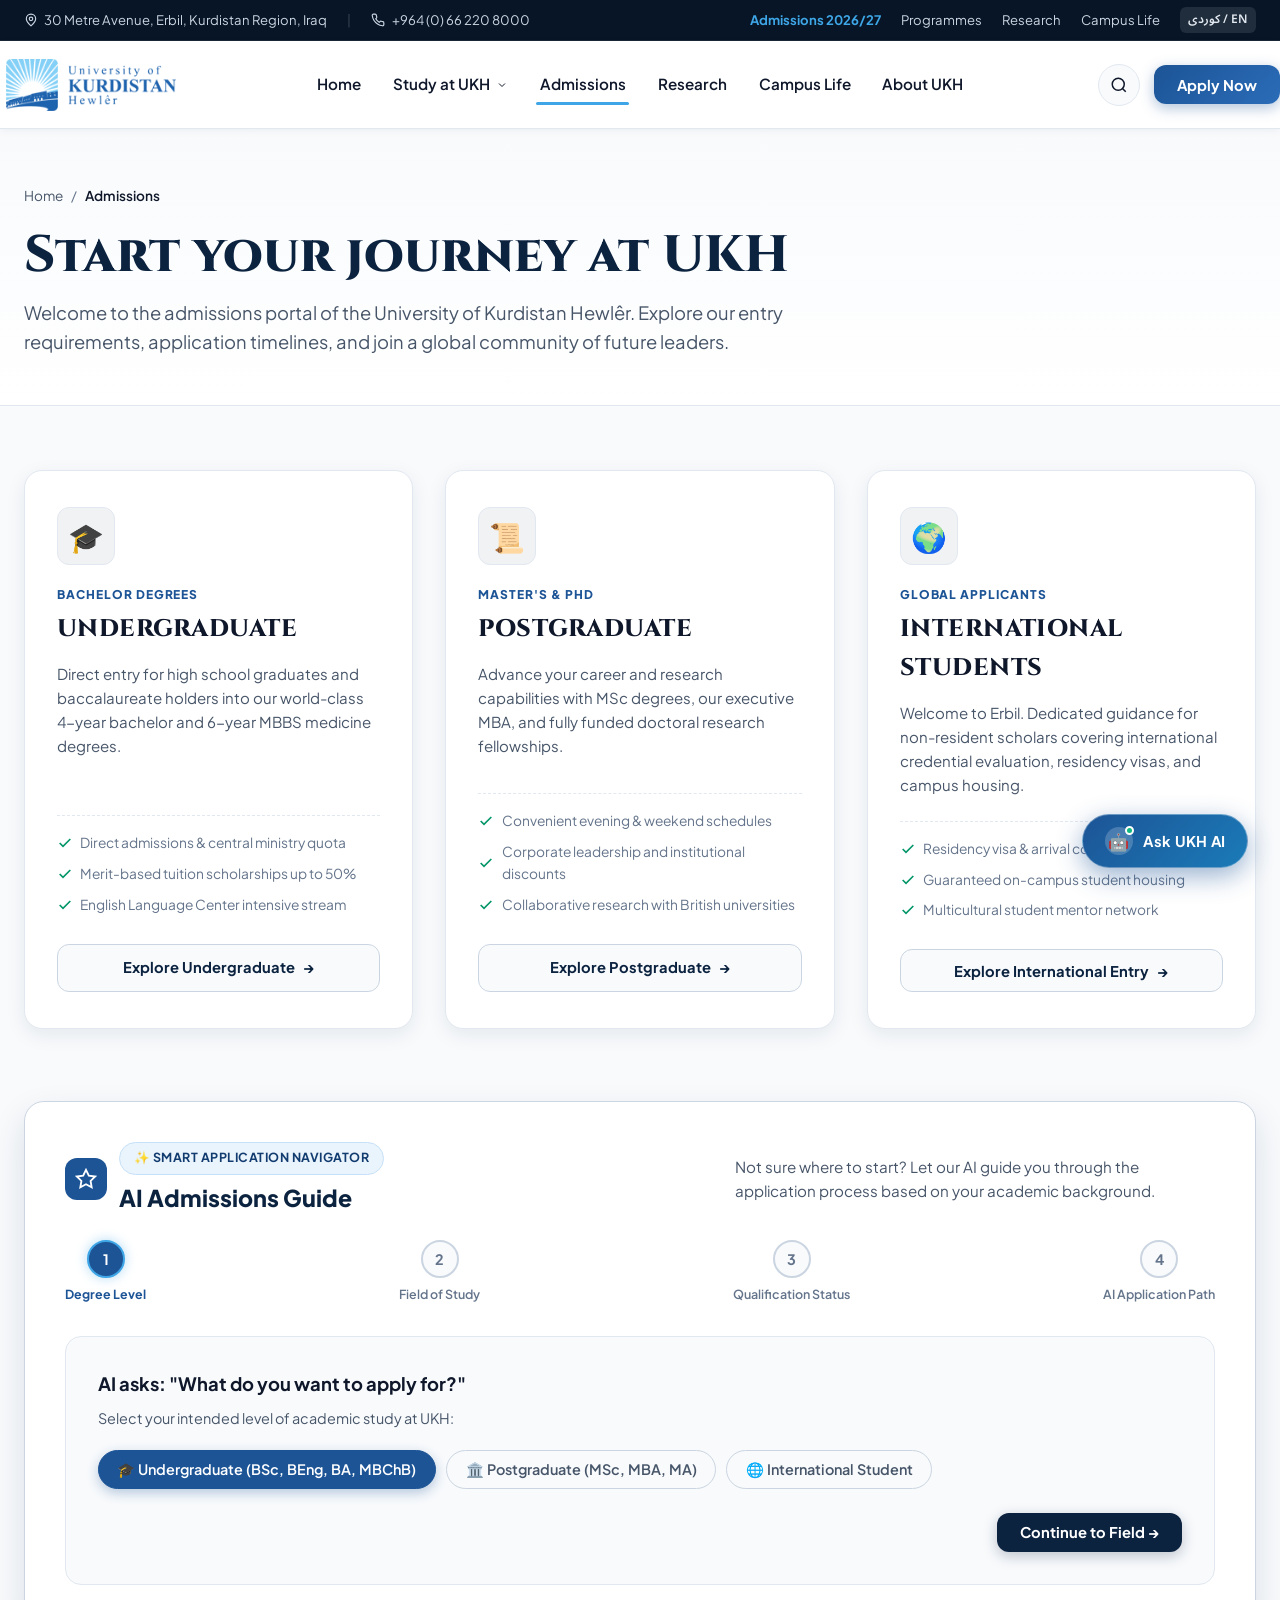
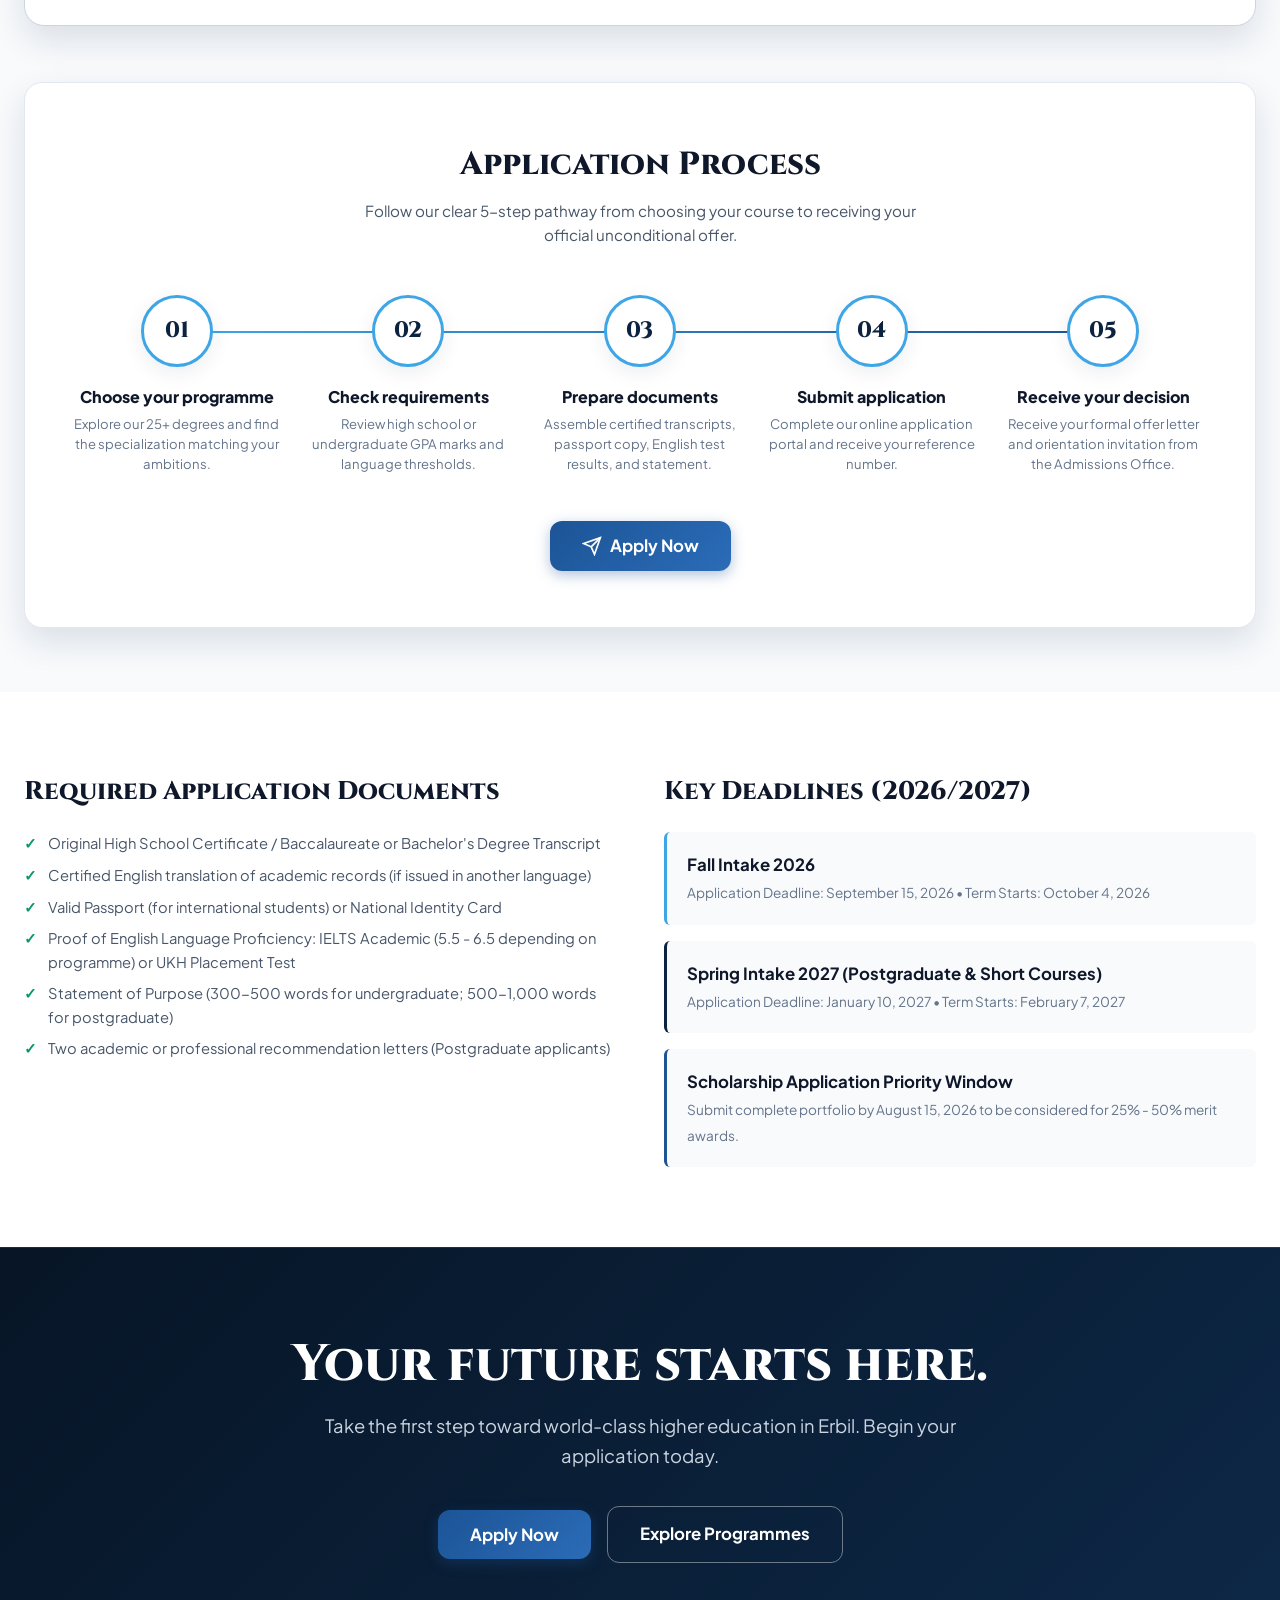
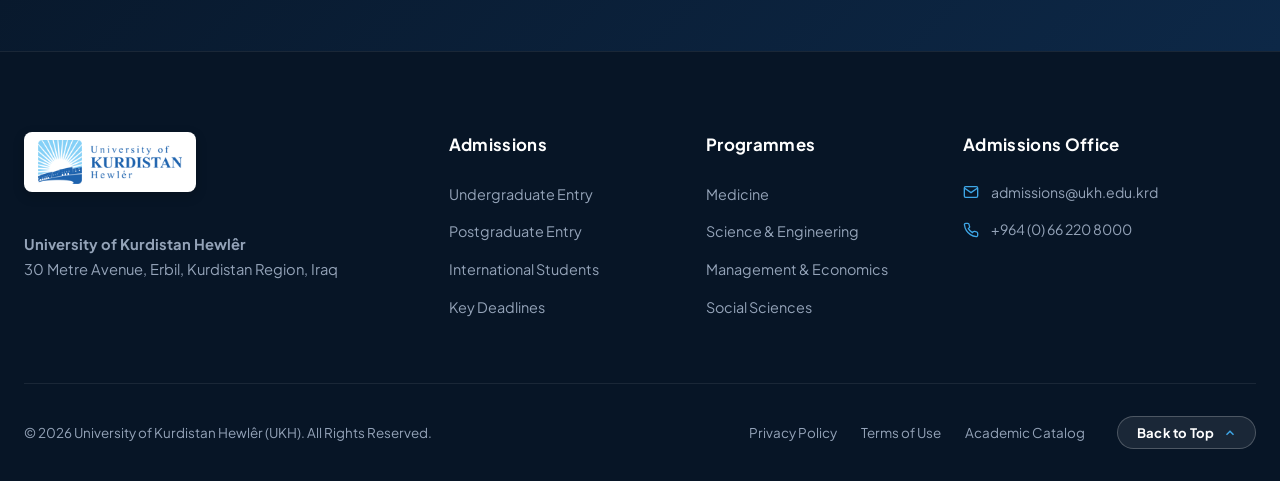
<file: admissions.html>
<!DOCTYPE html>
<html lang="en">
<head>
  <meta charset="UTF-8">
  <meta name="viewport" content="width=device-width, initial-scale=1.0">
  <title>Admissions | University of Kurdistan Hewlêr (UKH)</title>
  <meta name="description" content="Start your journey at UKH. Comprehensive guide to undergraduate, postgraduate, and international admissions in Erbil.">
  
  <link rel="icon" type="image/png" href="assets/images/logo.png">
  <link rel="stylesheet" href="css/style.css">
</head>
<body>

  <!-- Top Utility Bar -->
  <div class="top-bar">
    <div class="container top-bar-content">
      <div class="top-bar-left">
        <span class="top-link">
          <svg width="14" height="14" viewBox="0 0 24 24" fill="none" stroke="currentColor" stroke-width="2"><path d="M12 2a8 8 0 0 0-8 8c0 5.25 8 12 8 12s8-6.75 8-12a8 8 0 0 0-8-8z"/><circle cx="12" cy="10" r="3"/></svg>
          30 Metre Avenue, Erbil, Kurdistan Region, Iraq
        </span>
        <span class="top-separator">|</span>
        <a href="tel:+964662208000" class="top-link">
          <svg width="14" height="14" viewBox="0 0 24 24" fill="none" stroke="currentColor" stroke-width="2"><path d="M22 16.92v3a2 2 0 0 1-2.18 2 19.79 19.79 0 0 1-8.63-3.07 19.5 19.5 0 0 1-6-6 19.79 19.79 0 0 1-3.07-8.67A2 2 0 0 1 4.11 2h3a2 2 0 0 1 2 1.72 12.84 12.84 0 0 0 .7 2.81 2 2 0 0 1-.45 2.11L8.09 9.91a16 16 0 0 0 6 6l1.27-1.27a2 2 0 0 1 2.11-.45 12.84 12.84 0 0 0 2.81.7A2 2 0 0 1 22 16.92z"/></svg>
          +964 (0) 66 220 8000
        </a>
      </div>

      <div class="top-bar-right">
        <a href="admissions.html" class="top-link" style="color:var(--ukh-cyan); font-weight:700;">Admissions 2026/27</a>
        <a href="programmes.html" class="top-link">Programmes</a>
        <a href="research.html" class="top-link">Research</a>
        <a href="student-life.html" class="top-link">Campus Life</a>
        <span class="lang-badge">کوردی / EN</span>
      </div>
    </div>
  </div>

  <!-- Sticky Header -->
  <header class="site-header">
    <div class="container navbar">
      <a href="index.html" class="nav-brand" aria-label="University of Kurdistan Hewlêr">
        <div class="brand-logo-container">
          <img src="assets/images/logo.png" alt="University of Kurdistan Hewlêr (UKH)" class="ukh-brand-logo">
        </div>
      </a>

      <nav class="nav-links" aria-label="Primary Navigation">
        <div class="nav-item">
          <a href="index.html" class="nav-link">Home</a>
        </div>

        <div class="nav-item">
          <a href="programmes.html" class="nav-link">
            Study at UKH
            <svg width="12" height="12" viewBox="0 0 24 24" fill="none" stroke="currentColor" stroke-width="2"><path d="M6 9l6 6 6-6"/></svg>
          </a>
          <div class="dropdown-menu">
            <a href="programmes.html?level=Undergraduate" class="dropdown-link">Undergraduate Programmes</a>
            <a href="programmes.html?level=Postgraduate" class="dropdown-link">Postgraduate & Master's</a>
            <a href="programmes.html?level=PhD" class="dropdown-link">PhD & Doctoral Studies</a>
            <a href="programmes.html?level=Short Courses" class="dropdown-link">Short Courses & Executive</a>
            <a href="admissions.html" class="dropdown-link">How to Apply & Deadlines</a>
          </div>
        </div>

        <div class="nav-item">
          <a href="admissions.html" class="nav-link active">Admissions</a>
        </div>

        <div class="nav-item">
          <a href="research.html" class="nav-link">Research</a>
        </div>

        <div class="nav-item">
          <a href="student-life.html" class="nav-link">Campus Life</a>
        </div>

        <div class="nav-item">
          <a href="index.html#whyUKH" class="nav-link">About UKH</a>
        </div>
      </nav>

      <div class="nav-actions">
        <button class="btn-icon btn-open-search" title="Search (Ctrl + K)" aria-label="Search">
          <svg width="18" height="18" viewBox="0 0 24 24" fill="none" stroke="currentColor" stroke-width="2"><circle cx="11" cy="11" r="8"/><line x1="21" y1="21" x2="16.65" y2="16.65"/></svg>
        </button>

        <button class="btn btn-primary btn-open-apply">
          Apply Now
        </button>

        <button class="mobile-nav-toggle" id="mobileNavToggle" aria-label="Open Navigation">
          <svg width="22" height="22" viewBox="0 0 24 24" fill="none" stroke="currentColor" stroke-width="2"><line x1="3" y1="12" x2="21" y2="12"/><line x1="3" y1="6" x2="21" y2="6"/><line x1="3" y1="18" x2="21" y2="18"/></svg>
        </button>
      </div>
    </div>
  </header>

  <!-- Mobile Drawer -->
  <div class="mobile-drawer" id="mobileDrawer">
    <div class="mobile-drawer-content">
      <div style="display:flex; justify-content:space-between; align-items:center;">
        <div class="brand-logo-container">
          <img src="assets/images/logo.png" alt="UKH Logo" style="height:40px; width:auto; object-fit:contain;">
        </div>
        <button class="btn-close-modal" id="btnCloseDrawer">&times;</button>
      </div>
      <ul class="mobile-drawer-links">
        <li><a href="index.html">Home</a></li>
        <li><a href="programmes.html">Academic Programmes</a></li>
        <li><a href="admissions.html">Admissions</a></li>
        <li><a href="research.html">Research</a></li>
        <li><a href="student-life.html">Campus Life</a></li>
        <li><a href="index.html#whyUKH">About UKH</a></li>
      </ul>
      <div style="margin-top:auto; display:flex; flex-direction:column; gap:0.75rem;">
        <button class="btn btn-primary btn-open-apply" style="width:100%;">Apply Now</button>
      </div>
    </div>
  </div>

  <!-- Page Hero -->
  <div class="page-hero">
    <div class="container">
      <div class="breadcrumbs">
        <a href="index.html">Home</a>
        <span>/</span>
        <span style="color:var(--text-primary); font-weight:600;">Admissions</span>
      </div>
      <h1 class="page-hero-title">Start your journey at UKH</h1>
      <p class="page-hero-lead">
        Welcome to the admissions portal of the University of Kurdistan Hewlêr. Explore our entry requirements, application timelines, and join a global community of future leaders.
      </p>
    </div>
  </div>

  <!-- Admissions Target Tracks -->
  <section class="admissions-section" style="padding: 4rem 0;">
    <div class="container">
      <div class="admissions-tracks-grid">
        <!-- Undergraduate -->
        <div class="admission-track-card">
          <div class="track-icon">🎓</div>
          <span class="track-badge">Bachelor Degrees</span>
          <h3 class="track-title">UNDERGRADUATE</h3>
          <p class="track-desc">
            Direct entry for high school graduates and baccalaureate holders into our world-class 4-year bachelor and 6-year MBBS medicine degrees.
          </p>
          <ul class="track-features">
            <li>
              <svg width="16" height="16" viewBox="0 0 24 24" fill="none" stroke="currentColor" stroke-width="2.5"><polyline points="20 6 9 17 4 12"/></svg>
              Direct admissions & central ministry quota
            </li>
            <li>
              <svg width="16" height="16" viewBox="0 0 24 24" fill="none" stroke="currentColor" stroke-width="2.5"><polyline points="20 6 9 17 4 12"/></svg>
              Merit-based tuition scholarships up to 50%
            </li>
            <li>
              <svg width="16" height="16" viewBox="0 0 24 24" fill="none" stroke="currentColor" stroke-width="2.5"><polyline points="20 6 9 17 4 12"/></svg>
              English Language Center intensive stream
            </li>
          </ul>
          <a href="programmes.html?level=Undergraduate" class="btn-track-explore">
            Explore Undergraduate <span>→</span>
          </a>
        </div>

        <!-- Postgraduate -->
        <div class="admission-track-card">
          <div class="track-icon">📜</div>
          <span class="track-badge">Master's & PhD</span>
          <h3 class="track-title">POSTGRADUATE</h3>
          <p class="track-desc">
            Advance your career and research capabilities with MSc degrees, our executive MBA, and fully funded doctoral research fellowships.
          </p>
          <ul class="track-features">
            <li>
              <svg width="16" height="16" viewBox="0 0 24 24" fill="none" stroke="currentColor" stroke-width="2.5"><polyline points="20 6 9 17 4 12"/></svg>
              Convenient evening & weekend schedules
            </li>
            <li>
              <svg width="16" height="16" viewBox="0 0 24 24" fill="none" stroke="currentColor" stroke-width="2.5"><polyline points="20 6 9 17 4 12"/></svg>
              Corporate leadership and institutional discounts
            </li>
            <li>
              <svg width="16" height="16" viewBox="0 0 24 24" fill="none" stroke="currentColor" stroke-width="2.5"><polyline points="20 6 9 17 4 12"/></svg>
              Collaborative research with British universities
            </li>
          </ul>
          <a href="programmes.html?level=Postgraduate" class="btn-track-explore">
            Explore Postgraduate <span>→</span>
          </a>
        </div>

        <!-- International Students -->
        <div class="admission-track-card">
          <div class="track-icon">🌍</div>
          <span class="track-badge">Global Applicants</span>
          <h3 class="track-title">INTERNATIONAL STUDENTS</h3>
          <p class="track-desc">
            Welcome to Erbil. Dedicated guidance for non-resident scholars covering international credential evaluation, residency visas, and campus housing.
          </p>
          <ul class="track-features">
            <li>
              <svg width="16" height="16" viewBox="0 0 24 24" fill="none" stroke="currentColor" stroke-width="2.5"><polyline points="20 6 9 17 4 12"/></svg>
              Residency visa & arrival coordination
            </li>
            <li>
              <svg width="16" height="16" viewBox="0 0 24 24" fill="none" stroke="currentColor" stroke-width="2.5"><polyline points="20 6 9 17 4 12"/></svg>
              Guaranteed on-campus student housing
            </li>
            <li>
              <svg width="16" height="16" viewBox="0 0 24 24" fill="none" stroke="currentColor" stroke-width="2.5"><polyline points="20 6 9 17 4 12"/></svg>
              Multicultural student mentor network
            </li>
          </ul>
          <button class="btn-track-explore" onclick="openApplyModal(); showToast('International admissions portal loaded.');">
            Explore International Entry <span>→</span>
          </button>
        </div>
      </div>

      <!-- ==================================================================
           AI ADMISSIONS GUIDE (INTERACTIVE STEP-BY-STEP CONVERSATIONAL WIZARD)
           ================================================================== -->
      <div class="ai-admissions-wizard" id="aiAdmissionsGuide">
        <div style="display:flex; align-items:center; justify-content:space-between; flex-wrap:wrap; gap:1rem; margin-bottom:1.5rem;">
          <div style="display:flex; align-items:center; gap:0.75rem;">
            <div class="ai-btn-icon-wrap" style="background:var(--ukh-blue); color:#ffffff; width:42px; height:42px; border-radius:12px;">
              <svg width="22" height="22" viewBox="0 0 24 24" fill="none" stroke="currentColor" stroke-width="2"><polygon points="12 2 15.09 8.26 22 9.27 17 14.14 18.18 21.02 12 17.77 5.82 21.02 7 14.14 2 9.27 8.91 8.26 12 2"/></svg>
            </div>
            <div>
              <span class="badge badge-azure" style="margin-bottom:0.25rem;">✨ Smart Application Navigator</span>
              <h3 style="font-size:1.45rem; font-weight:800; color:var(--ukh-navy); margin:0;">AI Admissions Guide</h3>
            </div>
          </div>
          <p style="font-size:0.95rem; color:var(--text-secondary); max-width:480px; margin:0;">
            Not sure where to start? Let our AI guide you through the application process based on your academic background.
          </p>
        </div>

        <!-- Wizard Step Tracker -->
        <div class="wizard-step-tracker">
          <div class="wizard-step-node active" id="wizardNode1">
            <div class="wizard-node-circle">1</div>
            <span class="wizard-node-title">Degree Level</span>
          </div>
          <div class="wizard-step-node" id="wizardNode2">
            <div class="wizard-node-circle">2</div>
            <span class="wizard-node-title">Field of Study</span>
          </div>
          <div class="wizard-step-node" id="wizardNode3">
            <div class="wizard-node-circle">3</div>
            <span class="wizard-node-title">Qualification Status</span>
          </div>
          <div class="wizard-step-node" id="wizardNode4">
            <div class="wizard-node-circle">4</div>
            <span class="wizard-node-title">AI Application Path</span>
          </div>
        </div>

        <!-- Wizard Steps Container -->
        <div class="wizard-content-box" style="background:var(--bg-secondary); border:1px solid var(--border-light); border-radius:16px; padding:2rem;">
          <!-- Step 1: Degree Level -->
          <div class="wizard-step-panel" id="aiStep1">
            <h4 style="font-size:1.15rem; font-weight:700; margin-bottom:0.5rem; color:var(--text-primary);">
              AI asks: "What do you want to apply for?"
            </h4>
            <p style="font-size:0.9rem; color:var(--text-secondary); margin-bottom:1.25rem;">Select your intended level of academic study at UKH:</p>
            <div class="ai-chips-group" id="aiAdmissLevel">
              <button type="button" class="ai-select-chip active" data-val="Undergraduate">🎓 Undergraduate (BSc, BEng, BA, MBChB)</button>
              <button type="button" class="ai-select-chip" data-val="Postgraduate">🏛️ Postgraduate (MSc, MBA, MA)</button>
              <button type="button" class="ai-select-chip" data-val="International">🌐 International Student</button>
            </div>
            <div style="margin-top:1.5rem; display:flex; justify-content:flex-end;">
              <button type="button" class="btn btn-navy" id="btnAiStep1Next">Continue to Field →</button>
            </div>
          </div>

          <!-- Step 2: Programme Interest -->
          <div class="wizard-step-panel" id="aiStep2" style="display:none;">
            <h4 style="font-size:1.15rem; font-weight:700; margin-bottom:0.5rem; color:var(--text-primary);">
              AI asks: "What programme or field are you interested in?"
            </h4>
            <p style="font-size:0.9rem; color:var(--text-secondary); margin-bottom:1.25rem;">Choose your preferred academic discipline:</p>
            <div class="ai-chips-group" id="aiAdmissField">
              <button type="button" class="ai-select-chip active" data-val="Artificial Intelligence & Computing">🤖 Artificial Intelligence & Computing</button>
              <button type="button" class="ai-select-chip" data-val="Medicine & Healthcare">🩺 Medicine & Healthcare</button>
              <button type="button" class="ai-select-chip" data-val="Engineering & Energy">⚡ Engineering & Energy</button>
              <button type="button" class="ai-select-chip" data-val="Business & Management">💼 Business & Management</button>
              <button type="button" class="ai-select-chip" data-val="Social Sciences & Diplomacy">🌍 Social Sciences & Diplomacy</button>
            </div>
            <div style="margin-top:1.5rem; display:flex; justify-content:space-between;">
              <button type="button" class="btn btn-outline" id="btnAiStep2Back">← Back</button>
              <button type="button" class="btn btn-navy" id="btnAiStep2Next">Continue to Qualification →</button>
            </div>
          </div>

          <!-- Step 3: Qualification Status -->
          <div class="wizard-step-panel" id="aiStep3" style="display:none;">
            <h4 style="font-size:1.15rem; font-weight:700; margin-bottom:0.5rem; color:var(--text-primary);">
              AI asks: "Do you already have the required qualification?"
            </h4>
            <p style="font-size:0.9rem; color:var(--text-secondary); margin-bottom:1.25rem;">Confirm whether you hold the required certificate or are completing your final year:</p>
            <div class="ai-chips-group" id="aiAdmissQual">
              <button type="button" class="ai-select-chip active" data-val="yes">✅ Yes, I already hold my certificate</button>
              <button type="button" class="ai-select-chip" data-val="no">⏳ I am currently in my final year</button>
            </div>
            <div style="margin-top:1.5rem; display:flex; justify-content:space-between;">
              <button type="button" class="btn btn-outline" id="btnAiStep3Back">← Back</button>
              <button type="button" class="btn btn-primary" id="btnAiGeneratePath">Generate AI Application Path ✨</button>
            </div>
          </div>

          <!-- Step 4: AI Recommended Path Result -->
          <div class="wizard-step-panel" id="aiStep4" style="display:none;">
            <div style="display:flex; align-items:center; gap:0.6rem; margin-bottom:1rem;">
              <span style="font-size:1.75rem;">🤖</span>
              <div>
                <span class="badge badge-azure">AI Admissions Recommendation Generated</span>
                <h4 style="font-size:1.35rem; font-weight:800; color:var(--ukh-navy); margin-top:0.25rem;">Here is your recommended application path:</h4>
              </div>
            </div>
            <div id="aiRecommendationContent" style="background:var(--bg-card); border:1px solid var(--ukh-ice-border); border-radius:12px; padding:1.5rem; line-height:1.7; margin-bottom:1.5rem; color:var(--text-primary);">
              <!-- Generated by ukhAIEngine -->
            </div>
            <div style="display:flex; justify-content:space-between; align-items:center; flex-wrap:wrap; gap:1rem;">
              <button type="button" class="btn btn-outline" id="btnAiRestartWizard">↺ Start Over</button>
              <div style="display:flex; gap:0.75rem;">
                <a href="#fees" class="btn btn-outline">View Requirements</a>
                <button type="button" class="btn btn-primary btn-open-apply">Start Application</button>
              </div>
            </div>
          </div>
        </div>
      </div>

      <!-- Visual 5-Step Application Process -->
      <div class="application-process-card" id="process">
        <div class="process-header">
          <h3>Application Process</h3>
          <p>Follow our clear 5-step pathway from choosing your course to receiving your official unconditional offer.</p>
        </div>

        <div class="process-steps-grid">
          <div class="process-step-item">
            <div class="step-num-bubble">01</div>
            <h4 class="step-item-title">Choose your programme</h4>
            <p class="step-item-desc">Explore our 25+ degrees and find the specialization matching your ambitions.</p>
          </div>

          <div class="process-step-item">
            <div class="step-num-bubble">02</div>
            <h4 class="step-item-title">Check requirements</h4>
            <p class="step-item-desc">Review high school or undergraduate GPA marks and language thresholds.</p>
          </div>

          <div class="process-step-item">
            <div class="step-num-bubble">03</div>
            <h4 class="step-item-title">Prepare documents</h4>
            <p class="step-item-desc">Assemble certified transcripts, passport copy, English test results, and statement.</p>
          </div>

          <div class="process-step-item">
            <div class="step-num-bubble">04</div>
            <h4 class="step-item-title">Submit application</h4>
            <p class="step-item-desc">Complete our online application portal and receive your reference number.</p>
          </div>

          <div class="process-step-item">
            <div class="step-num-bubble">05</div>
            <h4 class="step-item-title">Receive your decision</h4>
            <p class="step-item-desc">Receive your formal offer letter and orientation invitation from the Admissions Office.</p>
          </div>
        </div>

        <div class="process-action-center">
          <button class="btn btn-primary btn-lg btn-open-apply">
            <svg width="20" height="20" viewBox="0 0 24 24" fill="none" stroke="currentColor" stroke-width="2"><path d="M22 2L11 13"/><path d="M22 2l-7 20-4-9-9-4 20-7z"/></svg>
            Apply Now
          </button>
        </div>
      </div>
    </div>
  </section>

  <!-- Required Documentation & Key Dates Section -->
  <section class="section" id="fees">
    <div class="container">
      <div style="display:grid; grid-template-columns:1fr 1fr; gap:3rem;">
        <!-- Left: Required Documents -->
        <div>
          <h3 style="font-family:'Cinzel',serif; font-size:1.6rem; font-weight:800; color:var(--text-primary); margin-bottom:1.25rem;">
            Required Application Documents
          </h3>
          <ul class="prog-reqs-list">
            <li>Original High School Certificate / Baccalaureate or Bachelor's Degree Transcript</li>
            <li>Certified English translation of academic records (if issued in another language)</li>
            <li>Valid Passport (for international students) or National Identity Card</li>
            <li>Proof of English Language Proficiency: IELTS Academic (5.5 - 6.5 depending on programme) or UKH Placement Test</li>
            <li>Statement of Purpose (300-500 words for undergraduate; 500-1,000 words for postgraduate)</li>
            <li>Two academic or professional recommendation letters (Postgraduate applicants)</li>
          </ul>
        </div>

        <!-- Right: Key Deadlines -->
        <div>
          <h3 style="font-family:'Cinzel',serif; font-size:1.6rem; font-weight:800; color:var(--text-primary); margin-bottom:1.25rem;">
            Key Deadlines (2026/2027)
          </h3>
          <div style="display:flex; flex-direction:column; gap:1rem;">
            <div style="background:var(--bg-secondary); padding:1.25rem; border-radius:var(--radius-sm); border-left:3px solid var(--ukh-gold);">
              <strong style="color:var(--text-primary); display:block; font-size:1.05rem;">Fall Intake 2026</strong>
              <span style="font-size:0.85rem; color:var(--text-muted);">Application Deadline: September 15, 2026 • Term Starts: October 4, 2026</span>
            </div>
            <div style="background:var(--bg-secondary); padding:1.25rem; border-radius:var(--radius-sm); border-left:3px solid var(--ukh-navy);">
              <strong style="color:var(--text-primary); display:block; font-size:1.05rem;">Spring Intake 2027 (Postgraduate & Short Courses)</strong>
              <span style="font-size:0.85rem; color:var(--text-muted);">Application Deadline: January 10, 2027 • Term Starts: February 7, 2027</span>
            </div>
            <div style="background:var(--bg-secondary); padding:1.25rem; border-radius:var(--radius-sm); border-left:3px solid var(--ukh-crimson);">
              <strong style="color:var(--text-primary); display:block; font-size:1.05rem;">Scholarship Application Priority Window</strong>
              <span style="font-size:0.85rem; color:var(--text-muted);">Submit complete portfolio by August 15, 2026 to be considered for 25% - 50% merit awards.</span>
            </div>
          </div>
        </div>
      </div>
    </div>
  </section>

  <!-- Final CTA -->
  <section class="final-cta-section">
    <div class="container final-cta-content">
      <h2 class="final-cta-title">Your future starts here.</h2>
      <p class="final-cta-desc">
        Take the first step toward world-class higher education in Erbil. Begin your application today.
      </p>
      <div class="final-cta-actions">
        <button class="btn btn-primary btn-lg btn-open-apply">
          Apply Now
        </button>
        <a href="programmes.html" class="btn btn-outline btn-lg" style="color:#ffffff; border-color:rgba(255,255,255,0.4);">
          Explore Programmes
        </a>
      </div>
    </div>
  </section>

  <!-- Footer -->
  <footer class="site-footer">
    <div class="container">
      <div class="footer-top-grid">
        <div class="footer-brand">
          <a href="index.html">
            <div class="footer-logo-container">
              <img src="assets/images/logo.png" alt="University of Kurdistan Hewlêr" class="footer-logo">
            </div>
          </a>
          <p>
            <strong>University of Kurdistan Hewlêr</strong><br>
            30 Metre Avenue, Erbil, Kurdistan Region, Iraq
          </p>
        </div>

        <div class="footer-column">
          <h4>Admissions</h4>
          <ul class="footer-links-list">
            <li><a href="admissions.html">Undergraduate Entry</a></li>
            <li><a href="admissions.html">Postgraduate Entry</a></li>
            <li><a href="admissions.html">International Students</a></li>
            <li><a href="admissions.html#fees">Key Deadlines</a></li>
          </ul>
        </div>

        <div class="footer-column">
          <h4>Programmes</h4>
          <ul class="footer-links-list">
            <li><a href="programmes.html?school=Medicine">Medicine</a></li>
            <li><a href="programmes.html?school=Science & Engineering">Science & Engineering</a></li>
            <li><a href="programmes.html?school=Management & Economics">Management & Economics</a></li>
            <li><a href="programmes.html?school=Social Sciences">Social Sciences</a></li>
          </ul>
        </div>

        <div class="footer-column">
          <h4>Admissions Office</h4>
          <div class="footer-contact-list">
            <div class="contact-item">
              <svg width="16" height="16" viewBox="0 0 24 24" fill="none" stroke="currentColor" stroke-width="2"><path d="M4 4h16c1.1 0 2 .9 2 2v12c0 1.1-.9 2-2 2H4c-1.1 0-2-.9-2-2V6c0-1.1.9-2 2-2z"/><polyline points="22,6 12,13 2,6"/></svg>
              <span>admissions@ukh.edu.krd</span>
            </div>
            <div class="contact-item">
              <svg width="16" height="16" viewBox="0 0 24 24" fill="none" stroke="currentColor" stroke-width="2"><path d="M22 16.92v3a2 2 0 0 1-2.18 2 19.79 19.79 0 0 1-8.63-3.07 19.5 19.5 0 0 1-6-6 19.79 19.79 0 0 1-3.07-8.67A2 2 0 0 1 4.11 2h3a2 2 0 0 1 2 1.72 12.84 12.84 0 0 0 .7 2.81 2 2 0 0 1-.45 2.11L8.09 9.91a16 16 0 0 0 6 6l1.27-1.27a2 2 0 0 1 2.11-.45 12.84 12.84 0 0 0 2.81.7A2 2 0 0 1 22 16.92z"/></svg>
              <span>+964 (0) 66 220 8000</span>
            </div>
          </div>
        </div>
      </div>

      <div class="footer-bottom">
        <div>© 2026 University of Kurdistan Hewlêr (UKH). All Rights Reserved.</div>
        <div class="footer-bottom-actions">
          <div class="footer-legal-links">
            <a href="#">Privacy Policy</a>
            <a href="#">Terms of Use</a>
            <a href="programmes.html">Academic Catalog</a>
          </div>
          <button type="button" class="btn-footer-back-to-top" aria-label="Back to top">
            <span>Back to Top</span>
            <svg width="14" height="14" viewBox="0 0 24 24" fill="none" stroke="currentColor" stroke-width="2.5"><polyline points="18 15 12 9 6 15"></polyline></svg>
          </button>
        </div>
      </div>
    </div>
  </footer>

  <!-- Modals -->
  <div class="modal-backdrop" id="applyModal"></div>
  <div class="modal-backdrop" id="searchModal"></div>

  <!-- Floating Back to Top Button -->
  <button class="back-to-top-btn" id="backToTopBtn" aria-label="Back to top" title="Back to top">
    <svg width="20" height="20" viewBox="0 0 24 24" fill="none" stroke="currentColor" stroke-width="2.5" stroke-linecap="round" stroke-linejoin="round">
      <polyline points="18 15 12 9 6 15"></polyline>
    </svg>
  </button>

  <script src="js/ukh-ai.js"></script>
  <script src="js/programmes-data.js"></script>
  <script src="js/app.js"></script>
</body>
</html>
</file>
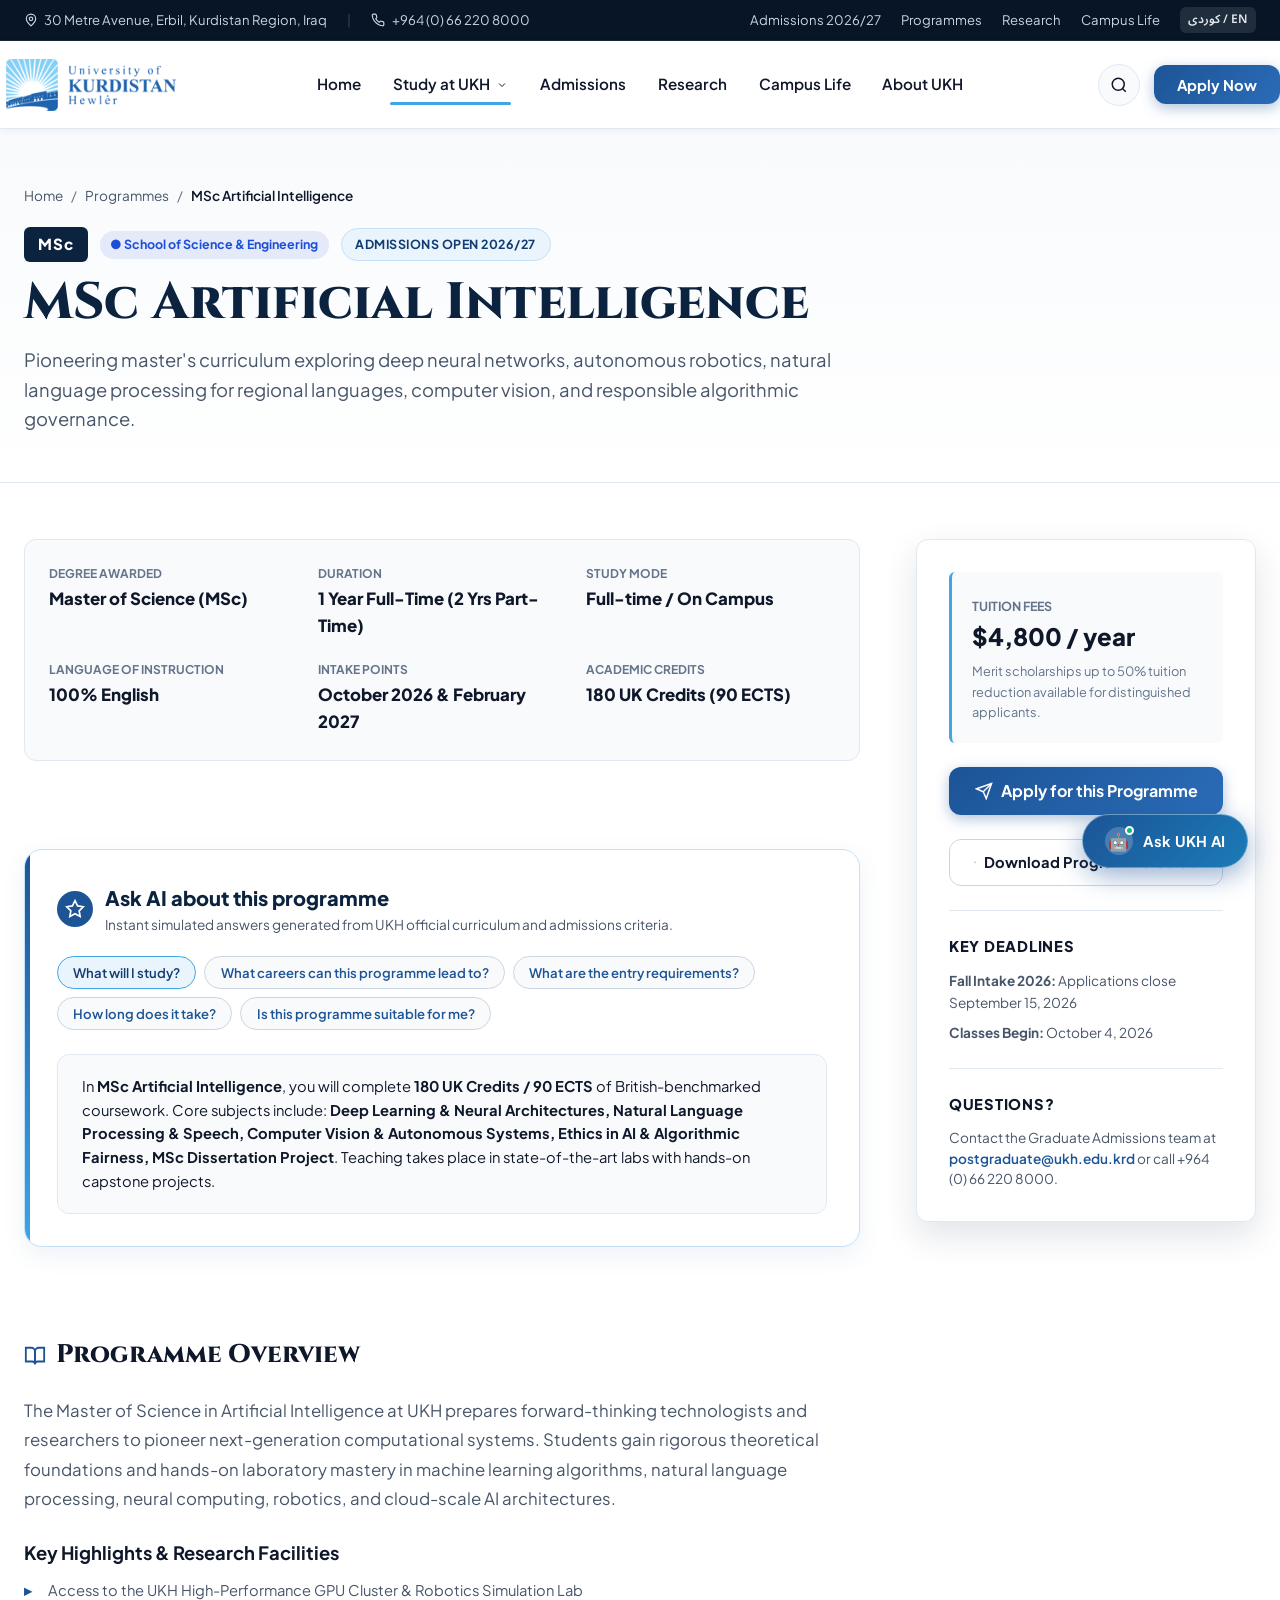
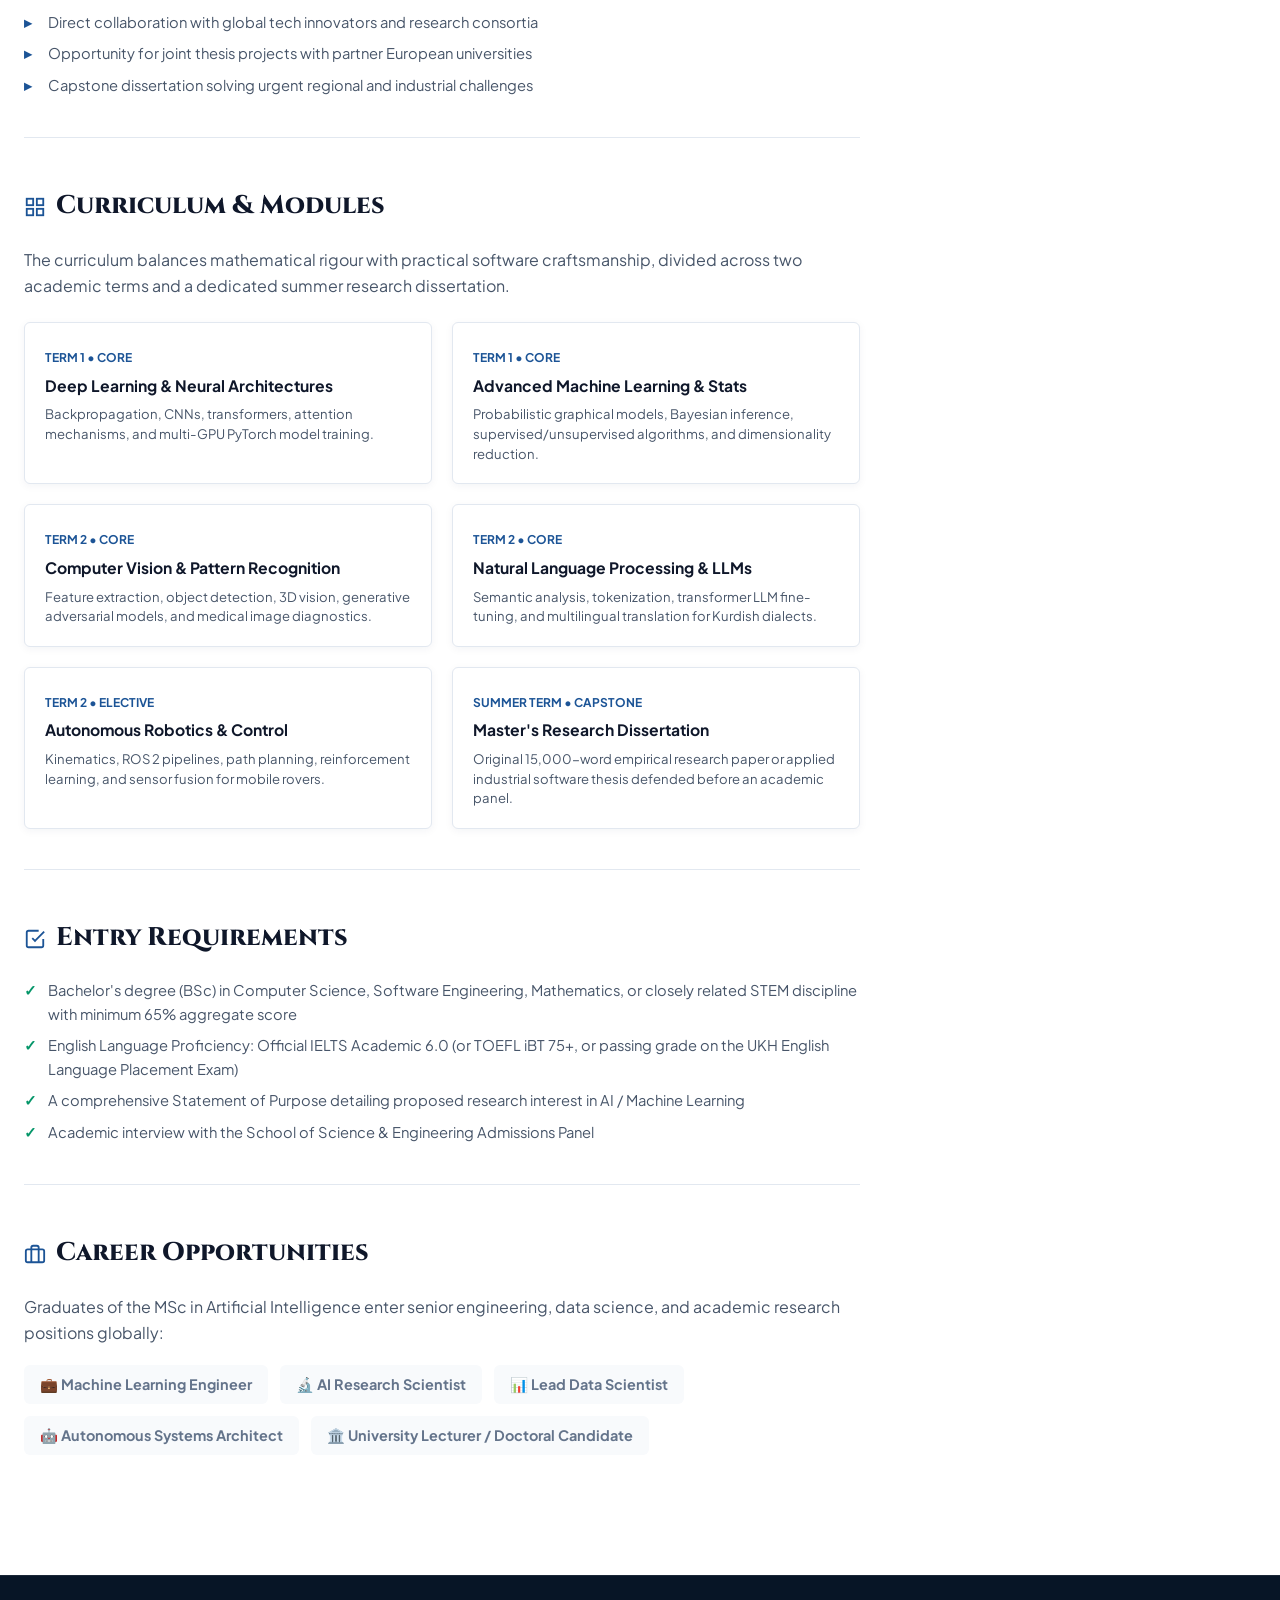
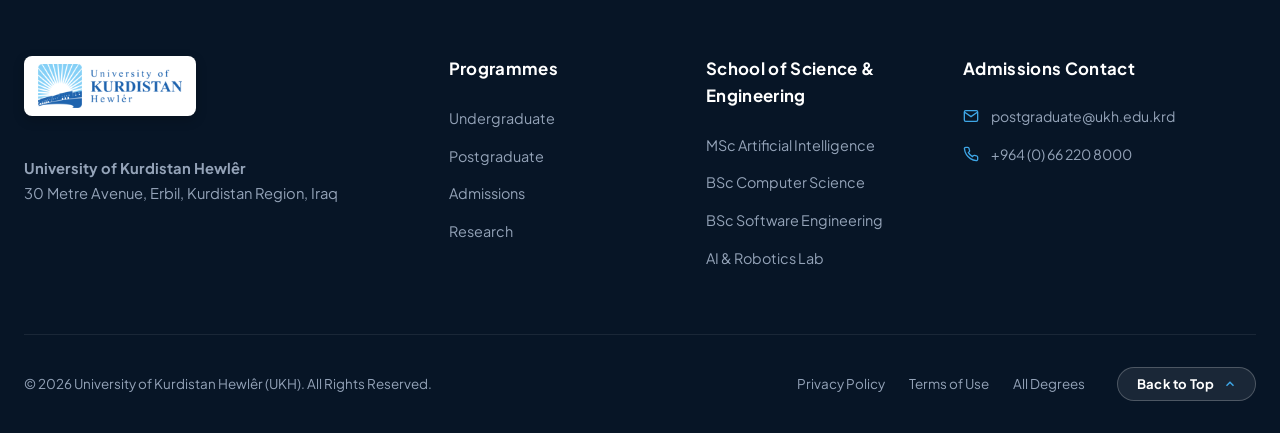
<file: programme-detail.html>
<!DOCTYPE html>
<html lang="en">
<head>
  <meta charset="UTF-8">
  <meta name="viewport" content="width=device-width, initial-scale=1.0">
  <title>MSc Artificial Intelligence | University of Kurdistan Hewlêr (UKH)</title>
  <meta name="description" content="Master of Science in Artificial Intelligence at University of Kurdistan Hewlêr. Rigorous graduate curriculum in machine learning, robotics, and NLP.">
  
  <link rel="icon" type="image/png" href="assets/images/logo.png">
  <link rel="stylesheet" href="css/style.css">
</head>
<body>

  <!-- Top Utility Bar -->
  <div class="top-bar">
    <div class="container top-bar-content">
      <div class="top-bar-left">
        <span class="top-link">
          <svg width="14" height="14" viewBox="0 0 24 24" fill="none" stroke="currentColor" stroke-width="2"><path d="M12 2a8 8 0 0 0-8 8c0 5.25 8 12 8 12s8-6.75 8-12a8 8 0 0 0-8-8z"/><circle cx="12" cy="10" r="3"/></svg>
          30 Metre Avenue, Erbil, Kurdistan Region, Iraq
        </span>
        <span class="top-separator">|</span>
        <a href="tel:+964662208000" class="top-link">
          <svg width="14" height="14" viewBox="0 0 24 24" fill="none" stroke="currentColor" stroke-width="2"><path d="M22 16.92v3a2 2 0 0 1-2.18 2 19.79 19.79 0 0 1-8.63-3.07 19.5 19.5 0 0 1-6-6 19.79 19.79 0 0 1-3.07-8.67A2 2 0 0 1 4.11 2h3a2 2 0 0 1 2 1.72 12.84 12.84 0 0 0 .7 2.81 2 2 0 0 1-.45 2.11L8.09 9.91a16 16 0 0 0 6 6l1.27-1.27a2 2 0 0 1 2.11-.45 12.84 12.84 0 0 0 2.81.7A2 2 0 0 1 22 16.92z"/></svg>
          +964 (0) 66 220 8000
        </a>
      </div>

      <div class="top-bar-right">
        <a href="admissions.html" class="top-link">Admissions 2026/27</a>
        <a href="programmes.html" class="top-link">Programmes</a>
        <a href="research.html" class="top-link">Research</a>
        <a href="student-life.html" class="top-link">Campus Life</a>
        <span class="lang-badge">کوردی / EN</span>
      </div>
    </div>
  </div>

  <!-- Sticky Header -->
  <header class="site-header">
    <div class="container navbar">
      <a href="index.html" class="nav-brand" aria-label="University of Kurdistan Hewlêr">
        <div class="brand-logo-container">
          <img src="assets/images/logo.png" alt="University of Kurdistan Hewlêr (UKH)" class="ukh-brand-logo">
        </div>
      </a>

      <nav class="nav-links" aria-label="Primary Navigation">
        <div class="nav-item">
          <a href="index.html" class="nav-link">Home</a>
        </div>

        <div class="nav-item">
          <a href="programmes.html" class="nav-link active">
            Study at UKH
            <svg width="12" height="12" viewBox="0 0 24 24" fill="none" stroke="currentColor" stroke-width="2"><path d="M6 9l6 6 6-6"/></svg>
          </a>
          <div class="dropdown-menu">
            <a href="programmes.html?level=Undergraduate" class="dropdown-link">Undergraduate Programmes</a>
            <a href="programmes.html?level=Postgraduate" class="dropdown-link">Postgraduate & Master's</a>
            <a href="programmes.html?level=PhD" class="dropdown-link">PhD & Doctoral Studies</a>
            <a href="admissions.html" class="dropdown-link">How to Apply & Deadlines</a>
          </div>
        </div>

        <div class="nav-item">
          <a href="admissions.html" class="nav-link">Admissions</a>
        </div>

        <div class="nav-item">
          <a href="research.html" class="nav-link">Research</a>
        </div>

        <div class="nav-item">
          <a href="student-life.html" class="nav-link">Campus Life</a>
        </div>

        <div class="nav-item">
          <a href="index.html#whyUKH" class="nav-link">About UKH</a>
        </div>
      </nav>

      <div class="nav-actions">
        <button class="btn-icon btn-open-search" title="Search (Ctrl + K)" aria-label="Search">
          <svg width="18" height="18" viewBox="0 0 24 24" fill="none" stroke="currentColor" stroke-width="2"><circle cx="11" cy="11" r="8"/><line x1="21" y1="21" x2="16.65" y2="16.65"/></svg>
        </button>

        <button class="btn btn-primary btn-open-apply" id="detailApplyBtn">
          Apply Now
        </button>

        <button class="mobile-nav-toggle" id="mobileNavToggle" aria-label="Open Navigation">
          <svg width="22" height="22" viewBox="0 0 24 24" fill="none" stroke="currentColor" stroke-width="2"><line x1="3" y1="12" x2="21" y2="12"/><line x1="3" y1="6" x2="21" y2="6"/><line x1="3" y1="18" x2="21" y2="18"/></svg>
        </button>
      </div>
    </div>
  </header>

  <!-- Mobile Drawer -->
  <div class="mobile-drawer" id="mobileDrawer">
    <div class="mobile-drawer-content">
      <div style="display:flex; justify-content:space-between; align-items:center;">
        <div class="brand-logo-container">
          <img src="assets/images/logo.png" alt="UKH Logo" style="height:40px; width:auto; object-fit:contain;">
        </div>
        <button class="btn-close-modal" id="btnCloseDrawer">&times;</button>
      </div>
      <ul class="mobile-drawer-links">
        <li><a href="index.html">Home</a></li>
        <li><a href="programmes.html">Academic Programmes</a></li>
        <li><a href="admissions.html">Admissions</a></li>
        <li><a href="research.html">Research</a></li>
        <li><a href="student-life.html">Campus Life</a></li>
        <li><a href="index.html#whyUKH">About UKH</a></li>
      </ul>
      <div style="margin-top:auto; display:flex; flex-direction:column; gap:0.75rem;">
        <button class="btn btn-primary btn-open-apply" style="width:100%;">Apply Now</button>
      </div>
    </div>
  </div>

  <!-- Page Hero Banner -->
  <div class="page-hero">
    <div class="container">
      <div class="breadcrumbs">
        <a href="index.html">Home</a>
        <span>/</span>
        <a href="programmes.html">Programmes</a>
        <span>/</span>
        <span id="detailBreadcrumbTitle" style="color:var(--text-primary); font-weight:600;">MSc Artificial Intelligence</span>
      </div>

      <div style="display:flex; align-items:center; gap:0.75rem; margin-bottom:0.75rem;">
        <span class="degree-badge" id="detailDegreeBadge" style="font-size:0.95rem; padding:0.35rem 0.9rem;">MSc</span>
        <span class="school-tag school-se" id="detailSchoolTag">● School of Science & Engineering</span>
        <span class="badge badge-azure">Admissions Open 2026/27</span>
      </div>

      <h1 class="page-hero-title" id="detailTitle">MSc Artificial Intelligence</h1>
      <p class="page-hero-lead" id="detailLead">
        Pioneering master's curriculum exploring deep neural networks, autonomous robotics, natural language processing for regional languages, computer vision, and responsible algorithmic governance.
      </p>
    </div>
  </div>

  <!-- Main Programme Detail Content -->
  <div class="container">
    <div class="programme-detail-layout">
      <!-- Main Column -->
      <div class="detail-main">
        <!-- Key Facts Strip -->
        <div class="detail-facts-strip">
          <div class="fact-item">
            <span class="fact-label">Degree Awarded</span>
            <span class="fact-val" id="factDegree">Master of Science (MSc)</span>
          </div>
          <div class="fact-item">
            <span class="fact-label">Duration</span>
            <span class="fact-val" id="factDuration">1 Year Full-Time (2 Yrs Part-Time)</span>
          </div>
          <div class="fact-item">
            <span class="fact-label">Study Mode</span>
            <span class="fact-val" id="factMode">Full-time / On Campus</span>
          </div>
          <div class="fact-item">
            <span class="fact-label">Language of Instruction</span>
            <span class="fact-val" id="factLanguage">100% English</span>
          </div>
          <div class="fact-item">
            <span class="fact-label">Intake Points</span>
            <span class="fact-val" id="factIntake">October 2026 & February 2027</span>
          </div>
          <div class="fact-item">
            <span class="fact-label">Academic Credits</span>
            <span class="fact-val" id="factCredits">180 UK Credits (90 ECTS)</span>
          </div>
        </div>

        <!-- ==================================================================
             AI PROGRAMME ASSISTANT WIDGET
             ================================================================== -->
        <div class="programme-ai-assistant">
          <div class="programme-ai-header">
            <div class="ai-btn-icon-wrap" style="background:var(--ukh-blue); color:#ffffff; width:36px; height:36px;">
              <svg width="20" height="20" viewBox="0 0 24 24" fill="none" stroke="currentColor" stroke-width="2"><polygon points="12 2 15.09 8.26 22 9.27 17 14.14 18.18 21.02 12 17.77 5.82 21.02 7 14.14 2 9.27 8.91 8.26 12 2"/></svg>
            </div>
            <div>
              <h3>Ask AI about this programme</h3>
              <p style="font-size:0.85rem; color:var(--text-secondary); margin:0;">Instant simulated answers generated from UKH official curriculum and admissions criteria.</p>
            </div>
          </div>

          <div class="programme-ai-chips" id="programmeAiChips">
            <button type="button" class="programme-ai-chip active" data-q="study">What will I study?</button>
            <button type="button" class="programme-ai-chip" data-q="careers">What careers can this programme lead to?</button>
            <button type="button" class="programme-ai-chip" data-q="entry">What are the entry requirements?</button>
            <button type="button" class="programme-ai-chip" data-q="duration">How long does it take?</button>
            <button type="button" class="programme-ai-chip" data-q="suitability">Is this programme suitable for me?</button>
          </div>

          <div class="programme-ai-response active" id="programmeAiResponse">
            <!-- Populated dynamically by JS -->
          </div>
        </div>

        <!-- Section 1: Overview -->
        <section class="detail-section" id="overview">
          <h2 class="detail-section-title">
            <svg width="22" height="22" viewBox="0 0 24 24" fill="none" stroke="var(--ukh-gold-dark)" stroke-width="2"><path d="M2 3h6a4 4 0 0 1 4 4v14a3 3 0 0 0-3-3H2z"/><path d="M22 3h-6a4 4 0 0 0-4 4v14a3 3 0 0 1 3-3h7z"/></svg>
            Programme Overview
          </h2>
          <p id="detailFullDesc" style="font-size:1.05rem; line-height:1.75; color:var(--text-secondary); margin-bottom:1.5rem;">
            The Master of Science in Artificial Intelligence at UKH prepares forward-thinking technologists and researchers to pioneer next-generation computational systems. Students gain rigorous theoretical foundations and hands-on laboratory mastery in machine learning algorithms, natural language processing, neural computing, robotics, and cloud-scale AI architectures.
          </p>

          <h3 style="font-size:1.15rem; font-weight:700; color:var(--text-primary); margin-bottom:0.75rem;">Key Highlights & Research Facilities</h3>
          <ul class="prog-modules-list" id="detailHighlightsList">
            <li>Access to the UKH High-Performance GPU Cluster & Robotics Simulation Lab</li>
            <li>Direct collaboration with global tech innovators and research consortia</li>
            <li>Opportunity for joint thesis projects with partner European universities</li>
            <li>Capstone dissertation solving urgent regional and industrial challenges</li>
          </ul>
        </section>

        <!-- Section 2: Modules & Curriculum -->
        <section class="detail-section" id="modules">
          <h2 class="detail-section-title">
            <svg width="22" height="22" viewBox="0 0 24 24" fill="none" stroke="var(--ukh-gold-dark)" stroke-width="2"><rect x="3" y="3" width="7" height="7"/><rect x="14" y="3" width="7" height="7"/><rect x="14" y="14" width="7" height="7"/><rect x="3" y="14" width="7" height="7"/></svg>
            Curriculum & Modules
          </h2>
          <p style="color:var(--text-secondary); margin-bottom:1.5rem;">
            The curriculum balances mathematical rigour with practical software craftsmanship, divided across two academic terms and a dedicated summer research dissertation.
          </p>

          <div class="modules-grid" id="detailModulesGrid">
            <div class="module-card">
              <span class="module-code">Term 1 • Core</span>
              <h4 class="module-title">Deep Learning & Neural Architectures</h4>
              <p class="module-desc">Backpropagation, CNNs, transformers, attention mechanisms, and multi-GPU PyTorch model training.</p>
            </div>
            <div class="module-card">
              <span class="module-code">Term 1 • Core</span>
              <h4 class="module-title">Advanced Machine Learning & Stats</h4>
              <p class="module-desc">Probabilistic graphical models, Bayesian inference, supervised/unsupervised algorithms, and dimensionality reduction.</p>
            </div>
            <div class="module-card">
              <span class="module-code">Term 2 • Core</span>
              <h4 class="module-title">Computer Vision & Pattern Recognition</h4>
              <p class="module-desc">Feature extraction, object detection, 3D vision, generative adversarial models, and medical image diagnostics.</p>
            </div>
            <div class="module-card">
              <span class="module-code">Term 2 • Core</span>
              <h4 class="module-title">Natural Language Processing & LLMs</h4>
              <p class="module-desc">Semantic analysis, tokenization, transformer LLM fine-tuning, and multilingual translation for Kurdish dialects.</p>
            </div>
            <div class="module-card">
              <span class="module-code">Term 2 • Elective</span>
              <h4 class="module-title">Autonomous Robotics & Control</h4>
              <p class="module-desc">Kinematics, ROS 2 pipelines, path planning, reinforcement learning, and sensor fusion for mobile rovers.</p>
            </div>
            <div class="module-card">
              <span class="module-code">Summer Term • Capstone</span>
              <h4 class="module-title">Master's Research Dissertation</h4>
              <p class="module-desc">Original 15,000-word empirical research paper or applied industrial software thesis defended before an academic panel.</p>
            </div>
          </div>
        </section>

        <!-- Section 3: Entry Requirements -->
        <section class="detail-section" id="requirements">
          <h2 class="detail-section-title">
            <svg width="22" height="22" viewBox="0 0 24 24" fill="none" stroke="var(--ukh-gold-dark)" stroke-width="2"><path d="M9 11l3 3L22 4"/><path d="M21 12v7a2 2 0 0 1-2 2H5a2 2 0 0 1-2-2V5a2 2 0 0 1 2-2h11"/></svg>
            Entry Requirements
          </h2>
          <ul class="prog-reqs-list" id="detailRequirementsList">
            <li>Bachelor's degree (BSc) in Computer Science, Software Engineering, Mathematics, or closely related STEM discipline with minimum 65% aggregate score</li>
            <li>English Language Proficiency: Official IELTS Academic 6.0 (or TOEFL iBT 75+, or passing grade on the UKH English Language Placement Exam)</li>
            <li>A comprehensive Statement of Purpose detailing proposed research interest in AI / Machine Learning</li>
            <li>Academic interview with the School of Science & Engineering Admissions Panel</li>
          </ul>
        </section>

        <!-- Section 4: Career Opportunities -->
        <section class="detail-section" id="careers" style="border-bottom:none;">
          <h2 class="detail-section-title">
            <svg width="22" height="22" viewBox="0 0 24 24" fill="none" stroke="var(--ukh-gold-dark)" stroke-width="2"><rect x="2" y="7" width="20" height="14" rx="2" ry="2"/><path d="M16 21V5a2 2 0 0 0-2-2h-4a2 2 0 0 0-2 2v16"/></svg>
            Career Opportunities
          </h2>
          <p style="color:var(--text-secondary); margin-bottom:1.25rem;">
            Graduates of the MSc in Artificial Intelligence enter senior engineering, data science, and academic research positions globally:
          </p>
          <div style="display:flex; gap:0.75rem; flex-wrap:wrap;">
            <span class="info-chip" style="font-size:0.9rem; padding:0.5rem 1rem; font-weight:700;">💼 Machine Learning Engineer</span>
            <span class="info-chip" style="font-size:0.9rem; padding:0.5rem 1rem; font-weight:700;">🔬 AI Research Scientist</span>
            <span class="info-chip" style="font-size:0.9rem; padding:0.5rem 1rem; font-weight:700;">📊 Lead Data Scientist</span>
            <span class="info-chip" style="font-size:0.9rem; padding:0.5rem 1rem; font-weight:700;">🤖 Autonomous Systems Architect</span>
            <span class="info-chip" style="font-size:0.9rem; padding:0.5rem 1rem; font-weight:700;">🏛️ University Lecturer / Doctoral Candidate</span>
          </div>
        </section>
      </div>

      <!-- Sticky Sidebar -->
      <aside class="programme-sidebar">
        <div class="sidebar-fee-box">
          <span class="sidebar-fee-label">Tuition Fees</span>
          <div class="sidebar-fee-amount" id="detailTuitionAmount">$4,800 / year</div>
          <p style="font-size:0.8rem; color:var(--text-muted); margin-top:0.35rem;">
            Merit scholarships up to 50% tuition reduction available for distinguished applicants.
          </p>
        </div>

        <button class="btn btn-primary" id="btnSidebarApply" style="width:100%; padding:0.85rem 1.5rem; font-size:1rem;">
          <svg width="18" height="18" viewBox="0 0 24 24" fill="none" stroke="currentColor" stroke-width="2"><path d="M22 2L11 13"/><path d="M22 2l-7 20-4-9-9-4 20-7z"/></svg>
          Apply for this Programme
        </button>

        <button class="btn btn-outline" id="btnDownloadGuide" style="width:100%; padding:0.85rem 1.5rem;">
          <svg width="18" height="18" viewBox="0 0 24 24" fill="none" stroke="currentColor" stroke-width="2"><path d="M21 15v4a2 2 0 0 1-2 2H5a2 2 0 0 1-2-2v-4"/><polyline points="7 10 12 15 17 10"/><line x1="12" y1="15" x2="12" y2="3"/></svg>
          Download Programme Guide
        </button>

        <div style="border-top:1px solid var(--border-light); padding-top:1.5rem;">
          <h4 style="font-size:0.92rem; font-weight:800; text-transform:uppercase; letter-spacing:0.05em; color:var(--text-primary); margin-bottom:0.75rem;">
            Key Deadlines
          </h4>
          <p style="font-size:0.85rem; color:var(--text-secondary); margin-bottom:0.5rem;">
            <strong>Fall Intake 2026:</strong> Applications close September 15, 2026
          </p>
          <p style="font-size:0.85rem; color:var(--text-secondary);">
            <strong>Classes Begin:</strong> October 4, 2026
          </p>
        </div>

        <div style="border-top:1px solid var(--border-light); padding-top:1.5rem;">
          <h4 style="font-size:0.92rem; font-weight:800; text-transform:uppercase; letter-spacing:0.05em; color:var(--text-primary); margin-bottom:0.75rem;">
            Questions?
          </h4>
          <p style="font-size:0.85rem; color:var(--text-secondary); line-height:1.5;">
            Contact the Graduate Admissions team at <a href="mailto:postgraduate@ukh.edu.krd" style="color:var(--ukh-blue); font-weight:600;">postgraduate@ukh.edu.krd</a> or call +964 (0) 66 220 8000.
          </p>
        </div>
      </aside>
    </div>
  </div>

  <!-- Footer -->
  <footer class="site-footer">
    <div class="container">
      <div class="footer-top-grid">
        <div class="footer-brand">
          <a href="index.html">
            <div class="footer-logo-container">
              <img src="assets/images/logo.png" alt="University of Kurdistan Hewlêr" class="footer-logo">
            </div>
          </a>
          <p>
            <strong>University of Kurdistan Hewlêr</strong><br>
            30 Metre Avenue, Erbil, Kurdistan Region, Iraq
          </p>
        </div>

        <div class="footer-column">
          <h4>Programmes</h4>
          <ul class="footer-links-list">
            <li><a href="programmes.html?level=Undergraduate">Undergraduate</a></li>
            <li><a href="programmes.html?level=Postgraduate">Postgraduate</a></li>
            <li><a href="admissions.html">Admissions</a></li>
            <li><a href="research.html">Research</a></li>
          </ul>
        </div>

        <div class="footer-column">
          <h4>School of Science & Engineering</h4>
          <ul class="footer-links-list">
            <li><a href="programme-detail.html?id=msc-ai">MSc Artificial Intelligence</a></li>
            <li><a href="programme-detail.html?id=bsc-cs">BSc Computer Science</a></li>
            <li><a href="programme-detail.html?id=bsc-se">BSc Software Engineering</a></li>
            <li><a href="research.html#ai">AI & Robotics Lab</a></li>
          </ul>
        </div>

        <div class="footer-column">
          <h4>Admissions Contact</h4>
          <div class="footer-contact-list">
            <div class="contact-item">
              <svg width="16" height="16" viewBox="0 0 24 24" fill="none" stroke="currentColor" stroke-width="2"><path d="M4 4h16c1.1 0 2 .9 2 2v12c0 1.1-.9 2-2 2H4c-1.1 0-2-.9-2-2V6c0-1.1.9-2 2-2z"/><polyline points="22,6 12,13 2,6"/></svg>
              <span>postgraduate@ukh.edu.krd</span>
            </div>
            <div class="contact-item">
              <svg width="16" height="16" viewBox="0 0 24 24" fill="none" stroke="currentColor" stroke-width="2"><path d="M22 16.92v3a2 2 0 0 1-2.18 2 19.79 19.79 0 0 1-8.63-3.07 19.5 19.5 0 0 1-6-6 19.79 19.79 0 0 1-3.07-8.67A2 2 0 0 1 4.11 2h3a2 2 0 0 1 2 1.72 12.84 12.84 0 0 0 .7 2.81 2 2 0 0 1-.45 2.11L8.09 9.91a16 16 0 0 0 6 6l1.27-1.27a2 2 0 0 1 2.11-.45 12.84 12.84 0 0 0 2.81.7A2 2 0 0 1 22 16.92z"/></svg>
              <span>+964 (0) 66 220 8000</span>
            </div>
          </div>
        </div>
      </div>

      <div class="footer-bottom">
        <div>© 2026 University of Kurdistan Hewlêr (UKH). All Rights Reserved.</div>
        <div class="footer-bottom-actions">
          <div class="footer-legal-links">
            <a href="#">Privacy Policy</a>
            <a href="#">Terms of Use</a>
            <a href="programmes.html">All Degrees</a>
          </div>
          <button type="button" class="btn-footer-back-to-top" aria-label="Back to top">
            <span>Back to Top</span>
            <svg width="14" height="14" viewBox="0 0 24 24" fill="none" stroke="currentColor" stroke-width="2.5"><polyline points="18 15 12 9 6 15"></polyline></svg>
          </button>
        </div>
      </div>
    </div>
  </footer>

  <!-- Modals -->
  <div class="modal-backdrop" id="applyModal"></div>
  <div class="modal-backdrop" id="searchModal"></div>

  <!-- Floating Back to Top Button -->
  <button class="back-to-top-btn" id="backToTopBtn" aria-label="Back to top" title="Back to top">
    <svg width="20" height="20" viewBox="0 0 24 24" fill="none" stroke="currentColor" stroke-width="2.5" stroke-linecap="round" stroke-linejoin="round">
      <polyline points="18 15 12 9 6 15"></polyline>
    </svg>
  </button>

  <script src="js/ukh-ai.js"></script>
  <script src="js/programmes-data.js"></script>
  <script src="js/app.js"></script>
  <script>
    // Dynamic programme loader from URL query param (e.g. ?id=bsc-cs)
    document.addEventListener('DOMContentLoaded', () => {
      const urlParams = new URLSearchParams(window.location.search);
      const progId = urlParams.get('id') || 'msc-ai';
      const prog = typeof getProgrammeById === 'function' ? getProgrammeById(progId) : null;

      if (prog && prog.id !== 'msc-ai' && prog.id !== 'ai-msc') {
        document.title = `${prog.degree} ${prog.title} | University of Kurdistan Hewlêr (UKH)`;
        const bcrumb = document.getElementById('detailBreadcrumbTitle');
        if (bcrumb) bcrumb.textContent = `${prog.degree} ${prog.title}`;
        const badge = document.getElementById('detailDegreeBadge');
        if (badge) badge.textContent = prog.degree;
        const schoolTag = document.getElementById('detailSchoolTag');
        if (schoolTag) schoolTag.textContent = `● School of ${prog.school}`;
        const title = document.getElementById('detailTitle');
        if (title) title.textContent = `${prog.degree} ${prog.title}`;
        const lead = document.getElementById('detailLead');
        if (lead) lead.textContent = prog.shortDesc;
        const factDeg = document.getElementById('factDegree');
        if (factDeg) factDeg.textContent = `${prog.degree} (${prog.level})`;
        const factDur = document.getElementById('factDuration');
        if (factDur) factDur.textContent = prog.duration;
        const factInt = document.getElementById('factIntake');
        if (factInt) factInt.textContent = prog.intake || 'October 2026';
        const factCred = document.getElementById('factCredits');
        if (factCred) factCred.textContent = prog.credits;
        const fullDesc = document.getElementById('detailFullDesc');
        if (fullDesc) fullDesc.textContent = prog.fullDesc;
        const tuition = document.getElementById('detailTuitionAmount');
        if (tuition && prog.tuition) tuition.textContent = prog.tuition.split('(')[0];

        // Highlights
        if (prog.highlights) {
          const hl = document.getElementById('detailHighlightsList');
          if (hl) hl.innerHTML = prog.highlights.map(h => `<li>${h}</li>`).join('');
        }
        // Requirements
        if (prog.requirements) {
          const req = document.getElementById('detailRequirementsList');
          if (req) req.innerHTML = prog.requirements.map(r => `<li>${r}</li>`).join('');
        }
      }

      // Initialize AI Assistant widget for this programme
      const aiResponseEl = document.getElementById('programmeAiResponse');
      const aiChips = document.querySelectorAll('.programme-ai-chip');

      function updateAIResponse(qType) {
        if (!aiResponseEl || !window.ukhAIEngine) return;
        const answer = window.ukhAIEngine.getProgrammeAIAnswer(progId, qType);
        aiResponseEl.innerHTML = `
          <div style="display:flex; align-items:flex-start; gap:0.75rem;">
            <span style="font-size:1.25rem;">🤖</span>
            <div>
              <strong style="color:var(--ukh-blue); font-size:0.85rem; text-transform:uppercase; letter-spacing:0.04em;">UKH AI Assistant says:</strong>
              <p style="margin-top:0.35rem; color:var(--text-primary);">${answer.replace(/\\*\\*(.*?)\\*\\*/g, '<strong>$1</strong>').replace(/\\n/g, '<br>')}</p>
            </div>
          </div>
        `;
        aiResponseEl.classList.add('active');
      }

      // Set initial AI answer
      updateAIResponse('study');

      aiChips.forEach(chip => {
        chip.addEventListener('click', () => {
          aiChips.forEach(c => c.classList.remove('active'));
          chip.classList.add('active');
          updateAIResponse(chip.dataset.q);
        });
      });

      // Download guide button handler
      const btnDownload = document.getElementById('btnDownloadGuide');
      if (btnDownload) {
        btnDownload.addEventListener('click', () => {
          showToast(`UKH Prospectus (PDF) downloaded successfully!`, 'success');
        });
      }

      const btnApply = document.getElementById('btnSidebarApply');
      if (btnApply) {
        btnApply.addEventListener('click', () => {
          if (typeof openApplyModal === 'function') openApplyModal(progId);
        });
      }
    });
  </script>
</body>
</html>
</file>
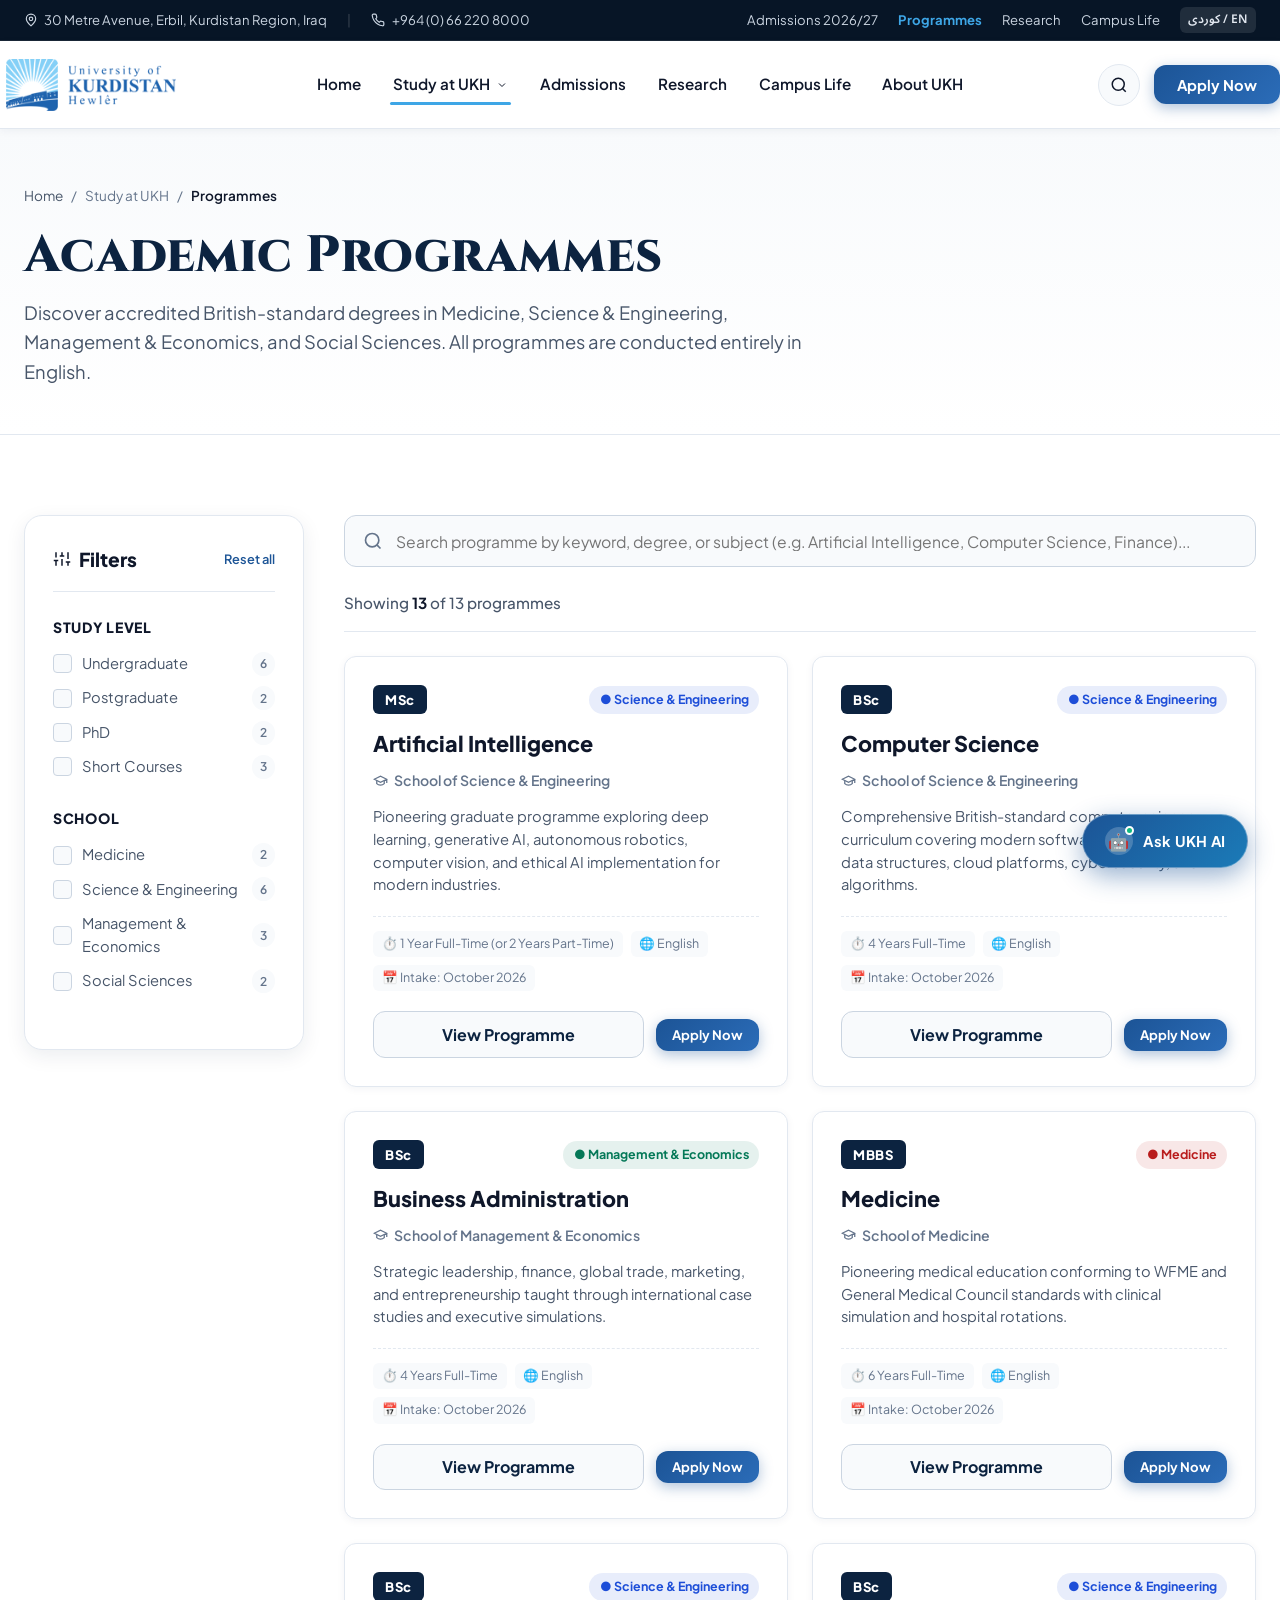
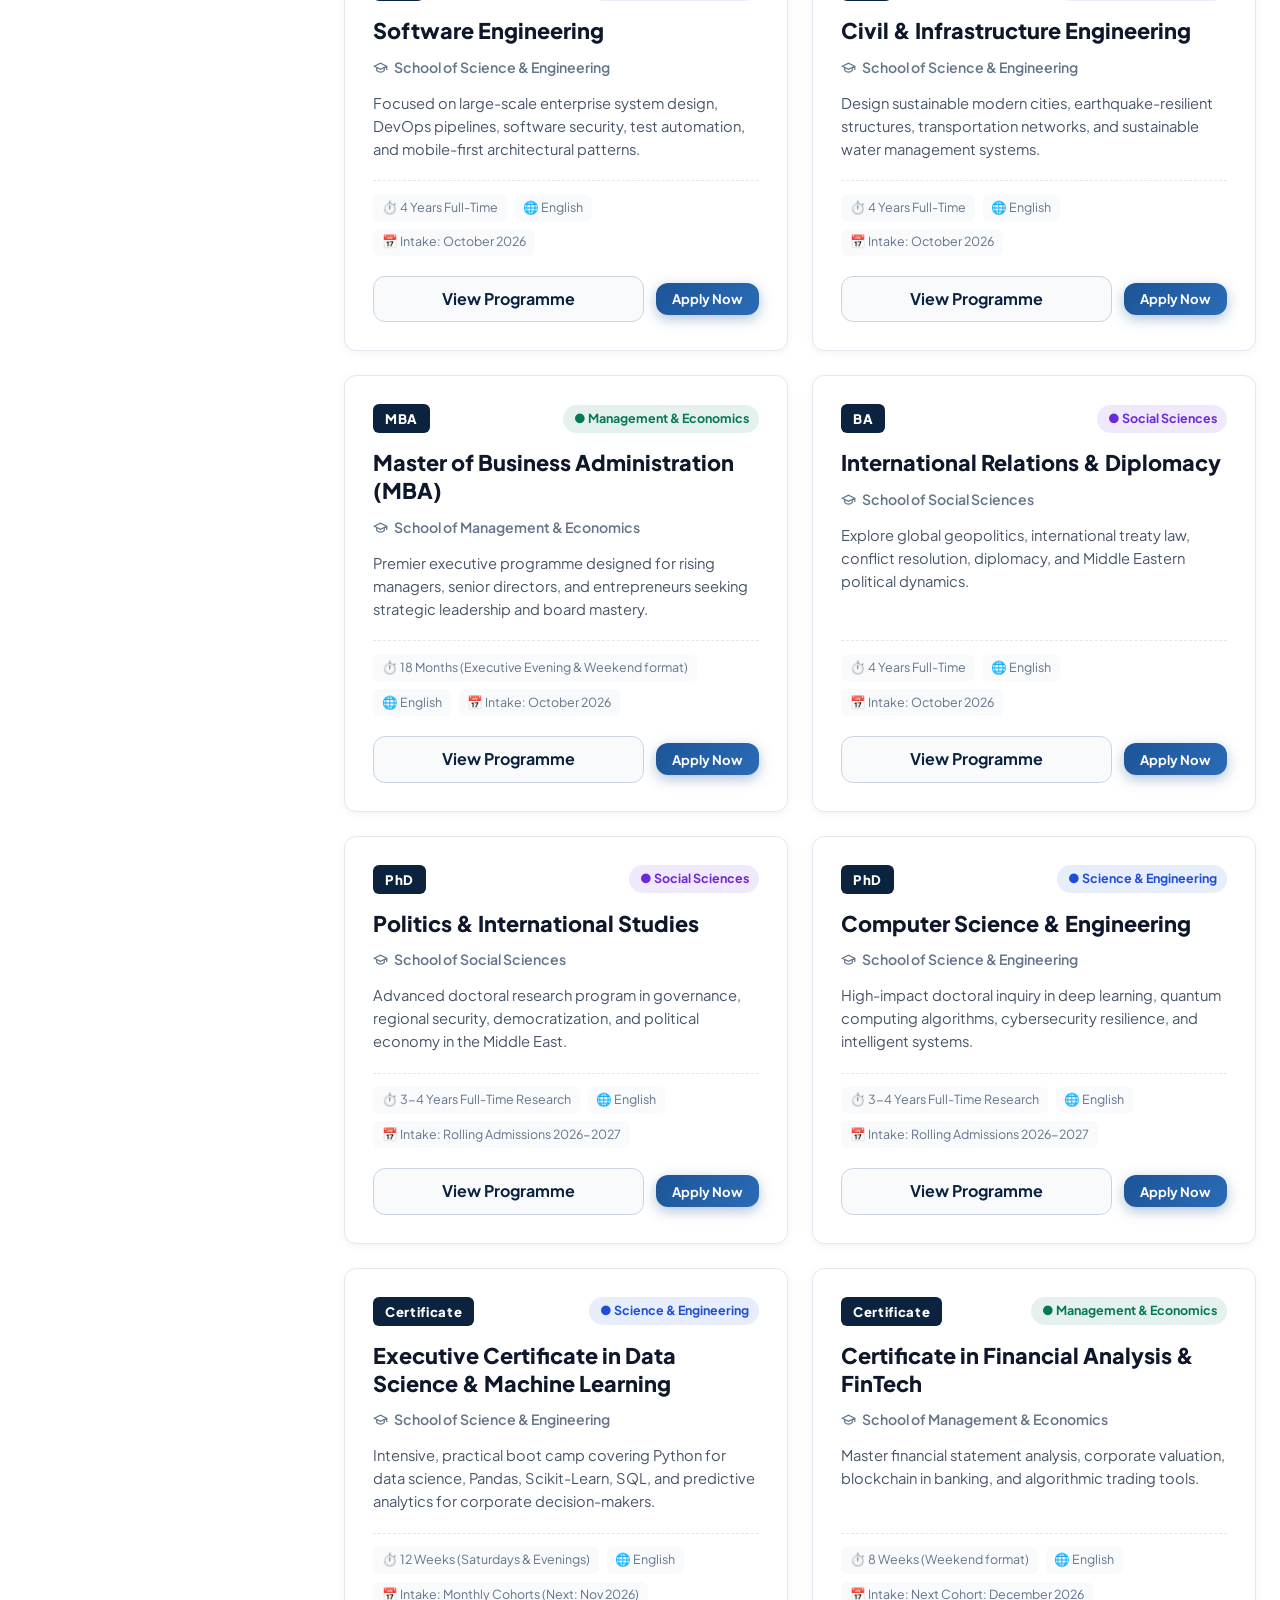
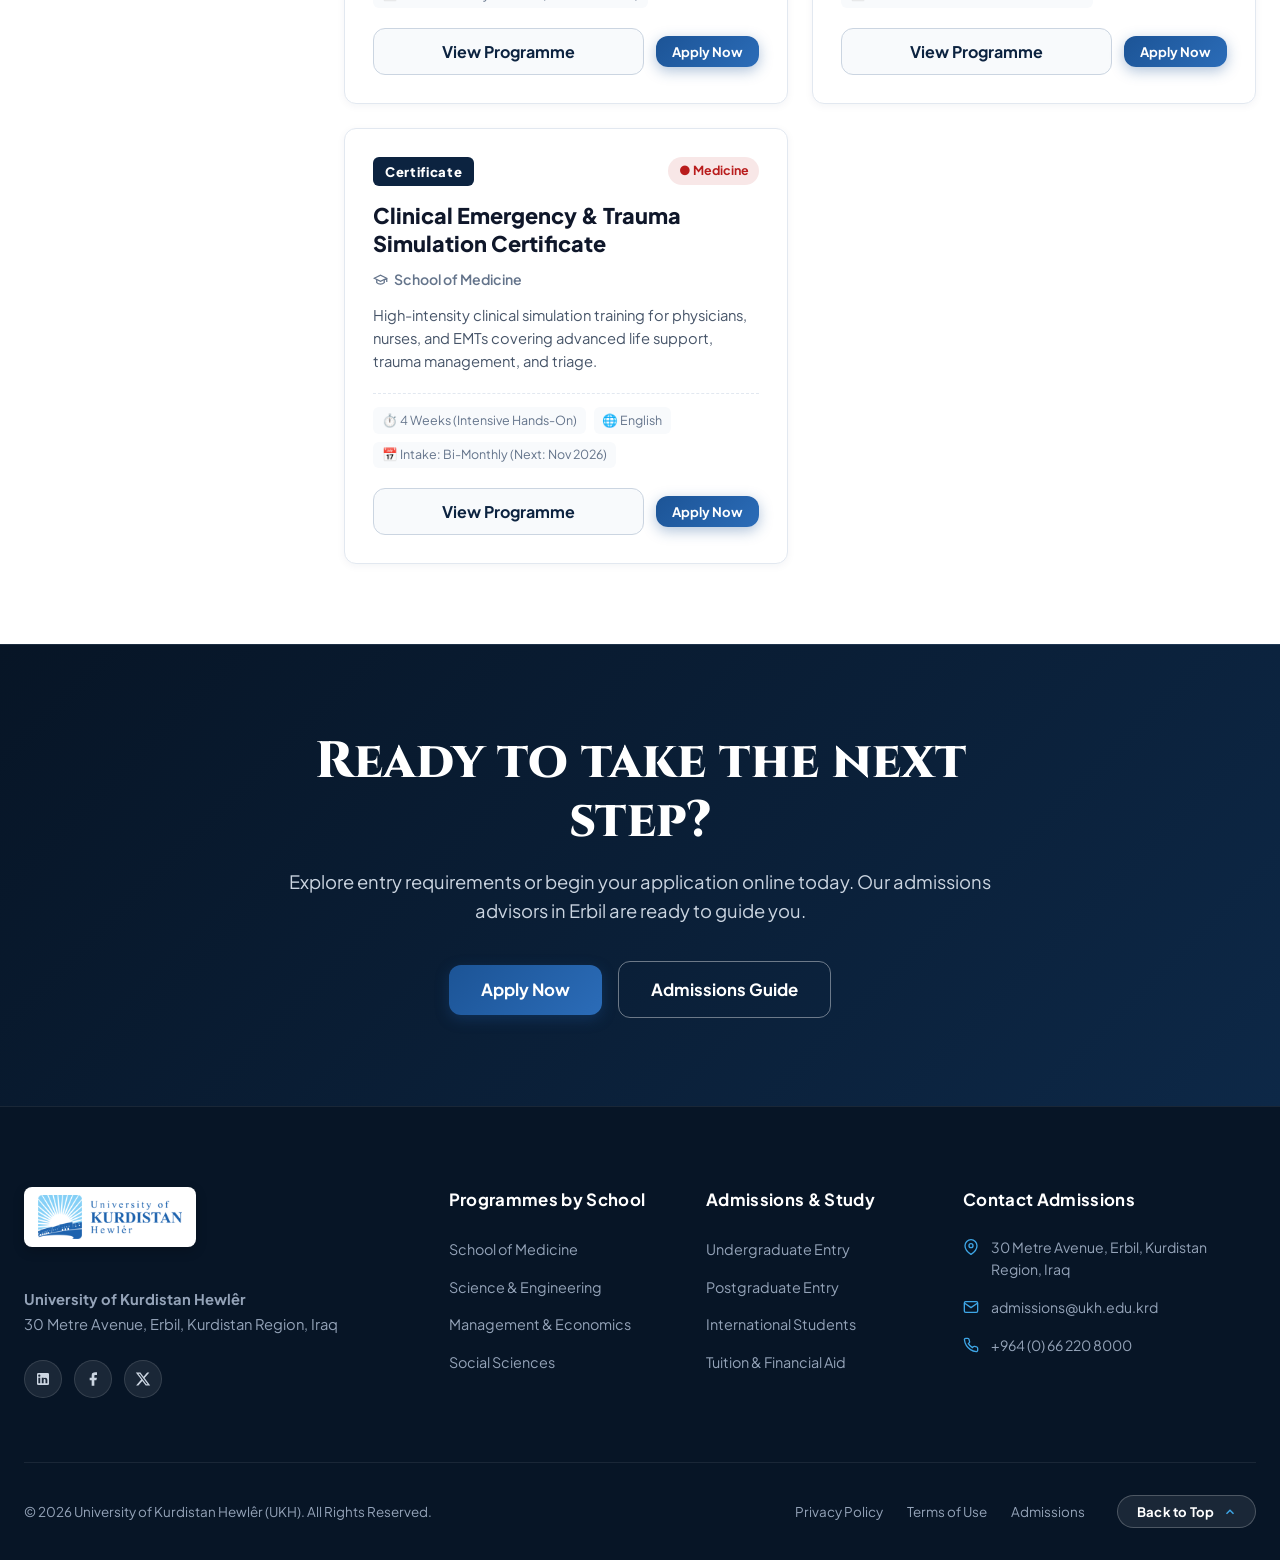
<file: programmes.html>
<!DOCTYPE html>
<html lang="en">
<head>
  <meta charset="UTF-8">
  <meta name="viewport" content="width=device-width, initial-scale=1.0">
  <title>Academic Programmes | University of Kurdistan Hewlêr (UKH)</title>
  <meta name="description" content="Explore undergraduate, postgraduate, PhD, and executive short courses at the University of Kurdistan Hewlêr.">
  
  <link rel="icon" type="image/png" href="assets/images/logo.png">
  <link rel="stylesheet" href="css/style.css">
</head>
<body>

  <!-- Top Utility Bar -->
  <div class="top-bar">
    <div class="container top-bar-content">
      <div class="top-bar-left">
        <span class="top-link">
          <svg width="14" height="14" viewBox="0 0 24 24" fill="none" stroke="currentColor" stroke-width="2"><path d="M12 2a8 8 0 0 0-8 8c0 5.25 8 12 8 12s8-6.75 8-12a8 8 0 0 0-8-8z"/><circle cx="12" cy="10" r="3"/></svg>
          30 Metre Avenue, Erbil, Kurdistan Region, Iraq
        </span>
        <span class="top-separator">|</span>
        <a href="tel:+964662208000" class="top-link">
          <svg width="14" height="14" viewBox="0 0 24 24" fill="none" stroke="currentColor" stroke-width="2"><path d="M22 16.92v3a2 2 0 0 1-2.18 2 19.79 19.79 0 0 1-8.63-3.07 19.5 19.5 0 0 1-6-6 19.79 19.79 0 0 1-3.07-8.67A2 2 0 0 1 4.11 2h3a2 2 0 0 1 2 1.72 12.84 12.84 0 0 0 .7 2.81 2 2 0 0 1-.45 2.11L8.09 9.91a16 16 0 0 0 6 6l1.27-1.27a2 2 0 0 1 2.11-.45 12.84 12.84 0 0 0 2.81.7A2 2 0 0 1 22 16.92z"/></svg>
          +964 (0) 66 220 8000
        </a>
      </div>

      <div class="top-bar-right">
        <a href="admissions.html" class="top-link">Admissions 2026/27</a>
        <a href="programmes.html" class="top-link" style="color:var(--ukh-cyan); font-weight:700;">Programmes</a>
        <a href="research.html" class="top-link">Research</a>
        <a href="student-life.html" class="top-link">Campus Life</a>
        <span class="lang-badge">کوردی / EN</span>
      </div>
    </div>
  </div>

  <!-- Sticky Header -->
  <header class="site-header">
    <div class="container navbar">
      <a href="index.html" class="nav-brand" aria-label="University of Kurdistan Hewlêr">
        <div class="brand-logo-container">
          <img src="assets/images/logo.png" alt="University of Kurdistan Hewlêr (UKH)" class="ukh-brand-logo">
        </div>
      </a>

      <nav class="nav-links" aria-label="Primary Navigation">
        <div class="nav-item">
          <a href="index.html" class="nav-link">Home</a>
        </div>

        <div class="nav-item">
          <a href="programmes.html" class="nav-link active">
            Study at UKH
            <svg width="12" height="12" viewBox="0 0 24 24" fill="none" stroke="currentColor" stroke-width="2"><path d="M6 9l6 6 6-6"/></svg>
          </a>
          <div class="dropdown-menu">
            <a href="programmes.html?level=Undergraduate" class="dropdown-link">Undergraduate Programmes</a>
            <a href="programmes.html?level=Postgraduate" class="dropdown-link">Postgraduate & Master's</a>
            <a href="programmes.html?level=PhD" class="dropdown-link">PhD & Doctoral Studies</a>
            <a href="programmes.html?level=Short Courses" class="dropdown-link">Short Courses & Executive</a>
            <a href="admissions.html" class="dropdown-link">How to Apply & Deadlines</a>
          </div>
        </div>

        <div class="nav-item">
          <a href="admissions.html" class="nav-link">Admissions</a>
        </div>

        <div class="nav-item">
          <a href="research.html" class="nav-link">Research</a>
        </div>

        <div class="nav-item">
          <a href="student-life.html" class="nav-link">Campus Life</a>
        </div>

        <div class="nav-item">
          <a href="index.html#whyUKH" class="nav-link">About UKH</a>
        </div>
      </nav>

      <div class="nav-actions">
        <button class="btn-icon btn-open-search" title="Search (Ctrl + K)" aria-label="Search">
          <svg width="18" height="18" viewBox="0 0 24 24" fill="none" stroke="currentColor" stroke-width="2"><circle cx="11" cy="11" r="8"/><line x1="21" y1="21" x2="16.65" y2="16.65"/></svg>
        </button>

        <button class="btn btn-primary btn-open-apply">
          Apply Now
        </button>

        <button class="mobile-nav-toggle" id="mobileNavToggle" aria-label="Open Navigation">
          <svg width="22" height="22" viewBox="0 0 24 24" fill="none" stroke="currentColor" stroke-width="2"><line x1="3" y1="12" x2="21" y2="12"/><line x1="3" y1="6" x2="21" y2="6"/><line x1="3" y1="18" x2="21" y2="18"/></svg>
        </button>
      </div>
    </div>
  </header>

  <!-- Mobile Drawer -->
  <div class="mobile-drawer" id="mobileDrawer">
    <div class="mobile-drawer-content">
      <div style="display:flex; justify-content:space-between; align-items:center;">
        <div class="brand-logo-container">
          <img src="assets/images/logo.png" alt="UKH Logo" style="height:40px; width:auto; object-fit:contain;">
        </div>
        <button class="btn-close-modal" id="btnCloseDrawer">&times;</button>
      </div>
      <ul class="mobile-drawer-links">
        <li><a href="index.html">Home</a></li>
        <li><a href="programmes.html">Academic Programmes</a></li>
        <li><a href="admissions.html">Admissions</a></li>
        <li><a href="research.html">Research</a></li>
        <li><a href="student-life.html">Campus Life</a></li>
        <li><a href="index.html#whyUKH">About UKH</a></li>
      </ul>
      <div style="margin-top:auto; display:flex; flex-direction:column; gap:0.75rem;">
        <button class="btn btn-primary btn-open-apply" style="width:100%;">Apply Now</button>
      </div>
    </div>
  </div>

  <!-- Page Hero Banner -->
  <div class="page-hero">
    <div class="container">
      <div class="breadcrumbs">
        <a href="index.html">Home</a>
        <span>/</span>
        <span>Study at UKH</span>
        <span>/</span>
        <span style="color:var(--text-primary); font-weight:600;">Programmes</span>
      </div>
      <h1 class="page-hero-title">Academic Programmes</h1>
      <p class="page-hero-lead">
        Discover accredited British-standard degrees in Medicine, Science & Engineering, Management & Economics, and Social Sciences. All programmes are conducted entirely in English.
      </p>
    </div>
  </div>

  <!-- Main Programmes Discovery Section -->
  <section class="programmes-section" id="programmesSection">
    <div class="container">
      <div class="programmes-layout">
        <!-- Sidebar Filter -->
        <aside class="filter-sidebar" aria-label="Programme Filters">
          <div class="sidebar-header">
            <h3>
              <svg width="18" height="18" viewBox="0 0 24 24" fill="none" stroke="currentColor" stroke-width="2"><line x1="4" y1="21" x2="4" y2="14"/><line x1="4" y1="10" x2="4" y2="3"/><line x1="12" y1="21" x2="12" y2="12"/><line x1="12" y1="8" x2="12" y2="3"/><line x1="20" y1="21" x2="20" y2="16"/><line x1="20" y1="12" x2="20" y2="3"/><line x1="1" y1="14" x2="7" y2="14"/><line x1="9" y1="8" x2="15" y2="8"/><line x1="17" y1="16" x2="23" y2="16"/></svg>
              Filters
            </h3>
            <button class="btn-reset-filters" id="btnResetFilters">Reset all</button>
          </div>

          <!-- Study Level Group -->
          <div class="filter-group">
            <h4 class="filter-title">Study Level</h4>
            <div class="filter-options-list">
              <label class="filter-checkbox-label">
                <input type="checkbox" name="study-level" value="Undergraduate">
                <span>Undergraduate</span>
                <span class="filter-count">0</span>
              </label>
              <label class="filter-checkbox-label">
                <input type="checkbox" name="study-level" value="Postgraduate">
                <span>Postgraduate</span>
                <span class="filter-count">0</span>
              </label>
              <label class="filter-checkbox-label">
                <input type="checkbox" name="study-level" value="PhD">
                <span>PhD</span>
                <span class="filter-count">0</span>
              </label>
              <label class="filter-checkbox-label">
                <input type="checkbox" name="study-level" value="Short Courses">
                <span>Short Courses</span>
                <span class="filter-count">0</span>
              </label>
            </div>
          </div>

          <!-- School Group -->
          <div class="filter-group">
            <h4 class="filter-title">School</h4>
            <div class="filter-options-list">
              <label class="filter-checkbox-label">
                <input type="checkbox" name="school" value="Medicine">
                <span>Medicine</span>
                <span class="filter-count">0</span>
              </label>
              <label class="filter-checkbox-label">
                <input type="checkbox" name="school" value="Science & Engineering">
                <span>Science & Engineering</span>
                <span class="filter-count">0</span>
              </label>
              <label class="filter-checkbox-label">
                <input type="checkbox" name="school" value="Management & Economics">
                <span>Management & Economics</span>
                <span class="filter-count">0</span>
              </label>
              <label class="filter-checkbox-label">
                <input type="checkbox" name="school" value="Social Sciences">
                <span>Social Sciences</span>
                <span class="filter-count">0</span>
              </label>
            </div>
          </div>
        </aside>

        <!-- Main Content -->
        <main class="programmes-main">
          <!-- Search Toolbar -->
          <div class="search-input-wrapper">
            <svg width="20" height="20" viewBox="0 0 24 24" fill="none" stroke="currentColor" stroke-width="2"><circle cx="11" cy="11" r="8"/><line x1="21" y1="21" x2="16.65" y2="16.65"/></svg>
            <input type="text" id="programmeSearchInput" class="search-input" placeholder="Search programme by keyword, degree, or subject (e.g. Artificial Intelligence, Computer Science, Finance)...">
          </div>

          <div class="programmes-toolbar">
            <div class="results-count-text" id="resultsCount">
              Showing programmes...
            </div>
            <div class="active-filter-tags" id="activeFilterTags"></div>
          </div>

          <!-- Programmes Cards Grid -->
          <div class="programmes-grid" id="programmesGrid">
            <!-- Rendered by app.js from UKH_PROGRAMMES -->
          </div>
        </main>
      </div>
    </div>
  </section>

  <!-- Final CTA -->
  <section class="final-cta-section">
    <div class="container final-cta-content">
      <h2 class="final-cta-title">Ready to take the next step?</h2>
      <p class="final-cta-desc">
        Explore entry requirements or begin your application online today. Our admissions advisors in Erbil are ready to guide you.
      </p>
      <div class="final-cta-actions">
        <button class="btn btn-primary btn-lg btn-open-apply">
          Apply Now
        </button>
        <a href="admissions.html" class="btn btn-outline btn-lg" style="color:#ffffff; border-color:rgba(255,255,255,0.4);">
          Admissions Guide
        </a>
      </div>
    </div>
  </section>

  <!-- Footer -->
  <footer class="site-footer">
    <div class="container">
      <div class="footer-top-grid">
        <div class="footer-brand">
          <a href="index.html">
            <div class="footer-logo-container">
              <img src="assets/images/logo.png" alt="University of Kurdistan Hewlêr" class="footer-logo">
            </div>
          </a>
          <p>
            <strong>University of Kurdistan Hewlêr</strong><br>
            30 Metre Avenue, Erbil, Kurdistan Region, Iraq
          </p>
          <div class="footer-social-links">
            <a href="#" class="social-btn" title="LinkedIn"><svg width="16" height="16" viewBox="0 0 24 24" fill="currentColor"><path d="M19 3a2 2 0 0 1 2 2v14a2 2 0 0 1-2 2H5a2 2 0 0 1-2-2V5a2 2 0 0 1 2-2h14m-.5 15.5v-5.3a3.26 3.26 0 0 0-3.26-3.26c-.85 0-1.84.52-2.28 1.3v-1.11h-2.79v8.37h2.79v-4.93c0-.77.62-1.4 1.39-1.4a1.4 1.4 0 0 1 1.4 1.4v4.93h2.75M6.46 8.76a1.67 1.67 0 1 0 0-3.34 1.67 1.67 0 0 0 0 3.34m1.39 9.74v-8.37H5.07v8.37h2.78z"/></svg></a>
            <a href="#" class="social-btn" title="Facebook"><svg width="16" height="16" viewBox="0 0 24 24" fill="currentColor"><path d="M18 2h-3a5 5 0 0 0-5 5v3H7v4h3v8h4v-8h3l1-4h-4V7a1 1 0 0 1 1-1h3z"/></svg></a>
            <a href="#" class="social-btn" title="X"><svg width="16" height="16" viewBox="0 0 24 24" fill="currentColor"><path d="M18.244 2.25h3.308l-7.227 8.26 8.502 11.24H16.17l-5.214-6.817L4.99 21.75H1.68l7.73-8.835L1.254 2.25H8.08l4.713 6.231zm-1.161 17.52h1.833L7.084 4.126H5.117z"/></svg></a>
          </div>
        </div>

        <div class="footer-column">
          <h4>Programmes by School</h4>
          <ul class="footer-links-list">
            <li><a href="programmes.html?school=Medicine">School of Medicine</a></li>
            <li><a href="programmes.html?school=Science & Engineering">Science & Engineering</a></li>
            <li><a href="programmes.html?school=Management & Economics">Management & Economics</a></li>
            <li><a href="programmes.html?school=Social Sciences">Social Sciences</a></li>
          </ul>
        </div>

        <div class="footer-column">
          <h4>Admissions & Study</h4>
          <ul class="footer-links-list">
            <li><a href="admissions.html">Undergraduate Entry</a></li>
            <li><a href="admissions.html">Postgraduate Entry</a></li>
            <li><a href="admissions.html">International Students</a></li>
            <li><a href="admissions.html#fees">Tuition & Financial Aid</a></li>
          </ul>
        </div>

        <div class="footer-column">
          <h4>Contact Admissions</h4>
          <div class="footer-contact-list">
            <div class="contact-item">
              <svg width="16" height="16" viewBox="0 0 24 24" fill="none" stroke="currentColor" stroke-width="2"><path d="M21 10c0 7-9 13-9 13s-9-6-9-13a9 9 0 0 1 18 0z"/><circle cx="12" cy="10" r="3"/></svg>
              <span>30 Metre Avenue, Erbil, Kurdistan Region, Iraq</span>
            </div>
            <div class="contact-item">
              <svg width="16" height="16" viewBox="0 0 24 24" fill="none" stroke="currentColor" stroke-width="2"><path d="M4 4h16c1.1 0 2 .9 2 2v12c0 1.1-.9 2-2 2H4c-1.1 0-2-.9-2-2V6c0-1.1.9-2 2-2z"/><polyline points="22,6 12,13 2,6"/></svg>
              <span>admissions@ukh.edu.krd</span>
            </div>
            <div class="contact-item">
              <svg width="16" height="16" viewBox="0 0 24 24" fill="none" stroke="currentColor" stroke-width="2"><path d="M22 16.92v3a2 2 0 0 1-2.18 2 19.79 19.79 0 0 1-8.63-3.07 19.5 19.5 0 0 1-6-6 19.79 19.79 0 0 1-3.07-8.67A2 2 0 0 1 4.11 2h3a2 2 0 0 1 2 1.72 12.84 12.84 0 0 0 .7 2.81 2 2 0 0 1-.45 2.11L8.09 9.91a16 16 0 0 0 6 6l1.27-1.27a2 2 0 0 1 2.11-.45 12.84 12.84 0 0 0 2.81.7A2 2 0 0 1 22 16.92z"/></svg>
              <span>+964 (0) 66 220 8000</span>
            </div>
          </div>
        </div>
      </div>

      <div class="footer-bottom">
        <div>© 2026 University of Kurdistan Hewlêr (UKH). All Rights Reserved.</div>
        <div class="footer-bottom-actions">
          <div class="footer-legal-links">
            <a href="#">Privacy Policy</a>
            <a href="#">Terms of Use</a>
            <a href="admissions.html">Admissions</a>
          </div>
          <button type="button" class="btn-footer-back-to-top" aria-label="Back to top">
            <span>Back to Top</span>
            <svg width="14" height="14" viewBox="0 0 24 24" fill="none" stroke="currentColor" stroke-width="2.5"><polyline points="18 15 12 9 6 15"></polyline></svg>
          </button>
        </div>
      </div>
    </div>
  </footer>

  <!-- Modals & Scripts -->
  <div class="modal-backdrop" id="programmeModal"></div>
  <div class="modal-backdrop" id="applyModal"></div>
  <div class="modal-backdrop" id="searchModal"></div>

  <!-- Floating Back to Top Button -->
  <button class="back-to-top-btn" id="backToTopBtn" aria-label="Back to top" title="Back to top">
    <svg width="20" height="20" viewBox="0 0 24 24" fill="none" stroke="currentColor" stroke-width="2.5" stroke-linecap="round" stroke-linejoin="round">
      <polyline points="18 15 12 9 6 15"></polyline>
    </svg>
  </button>

  <script src="js/ukh-ai.js"></script>
  <script src="js/programmes-data.js"></script>
  <script src="js/app.js"></script>
</body>
</html>
</file>
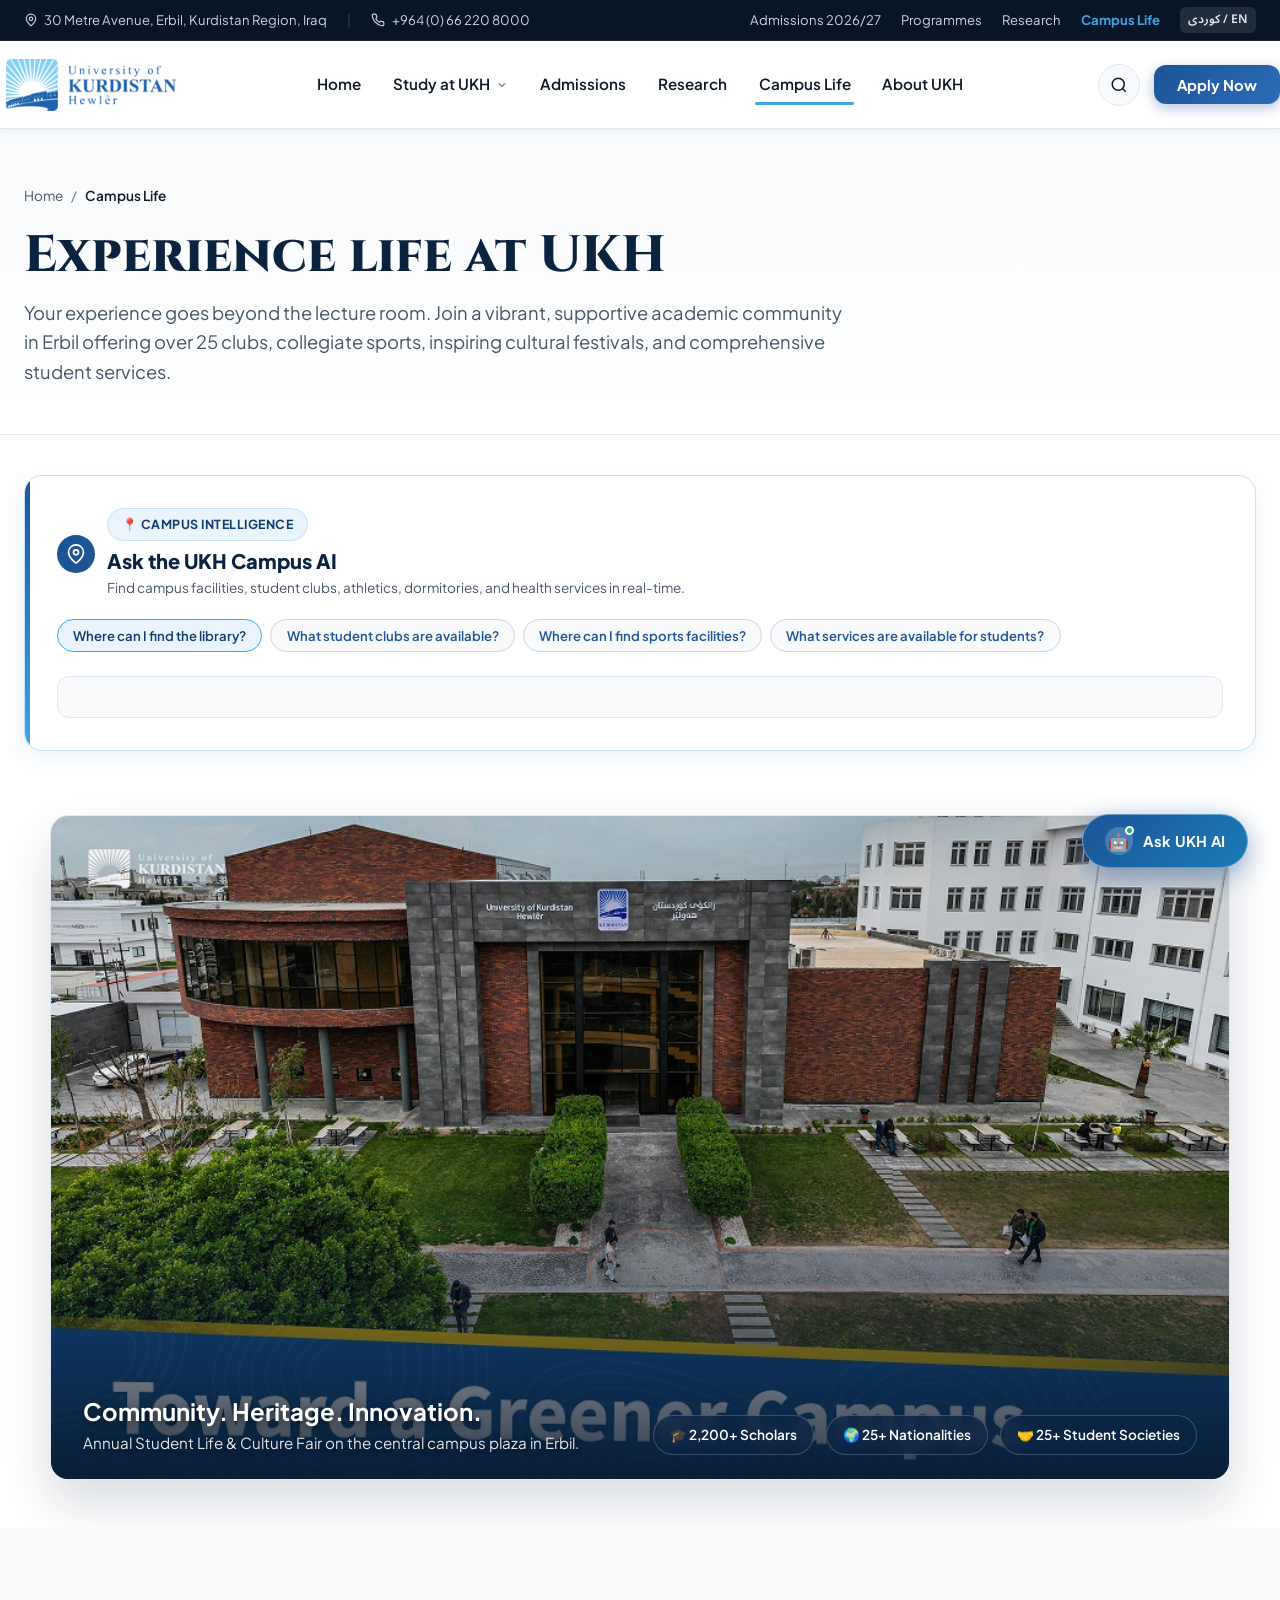
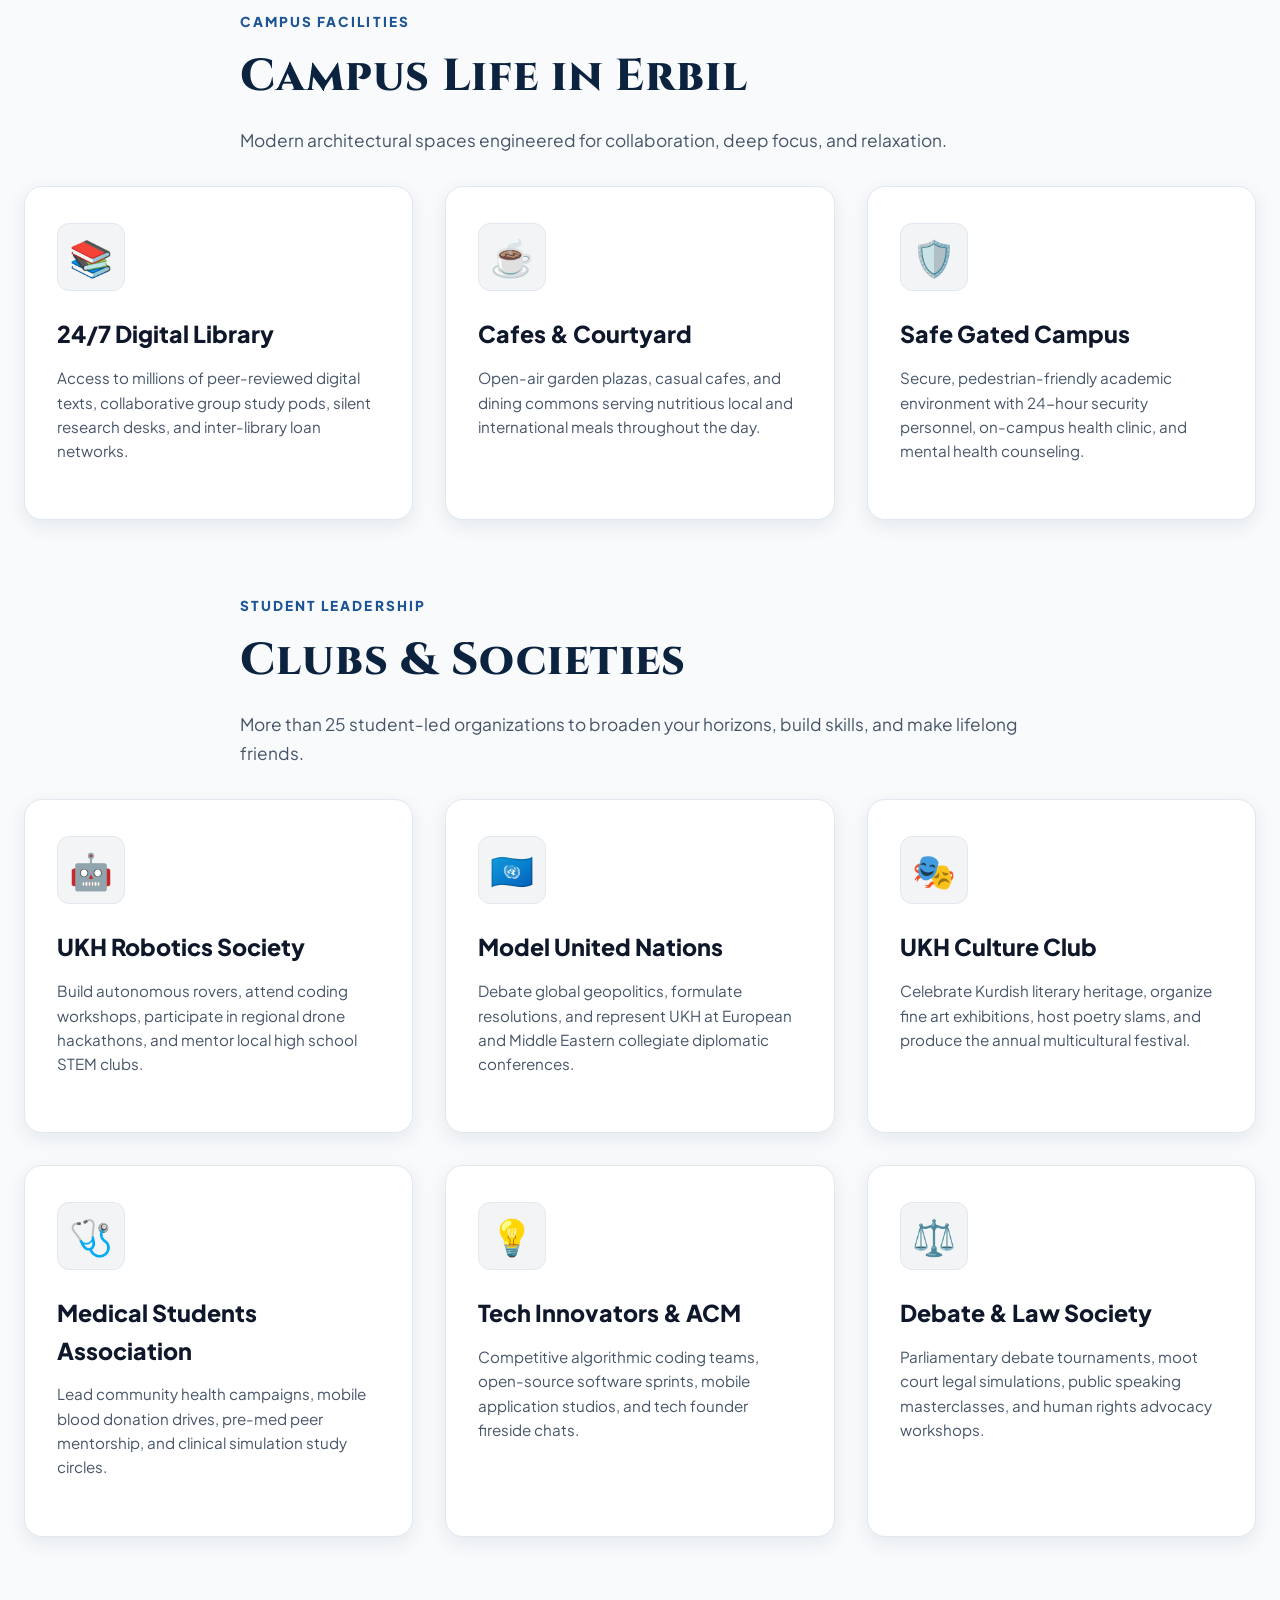
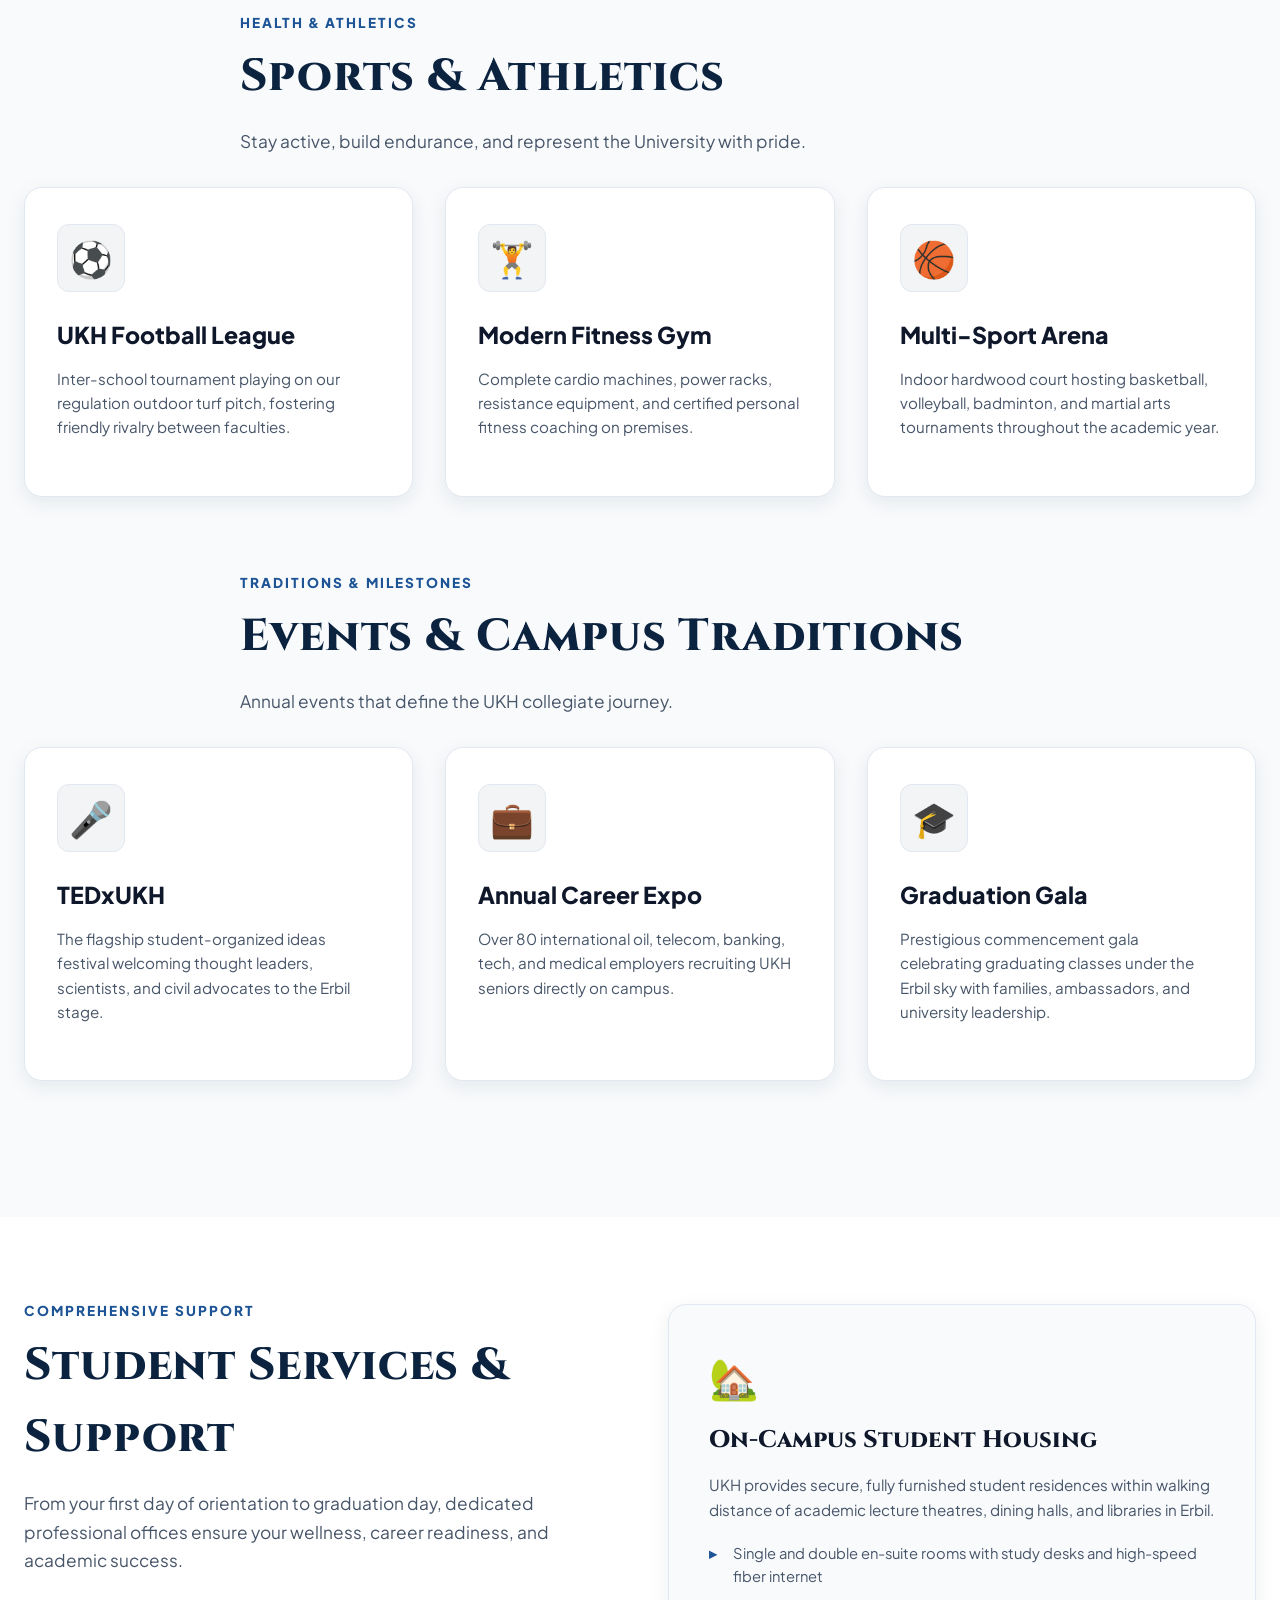
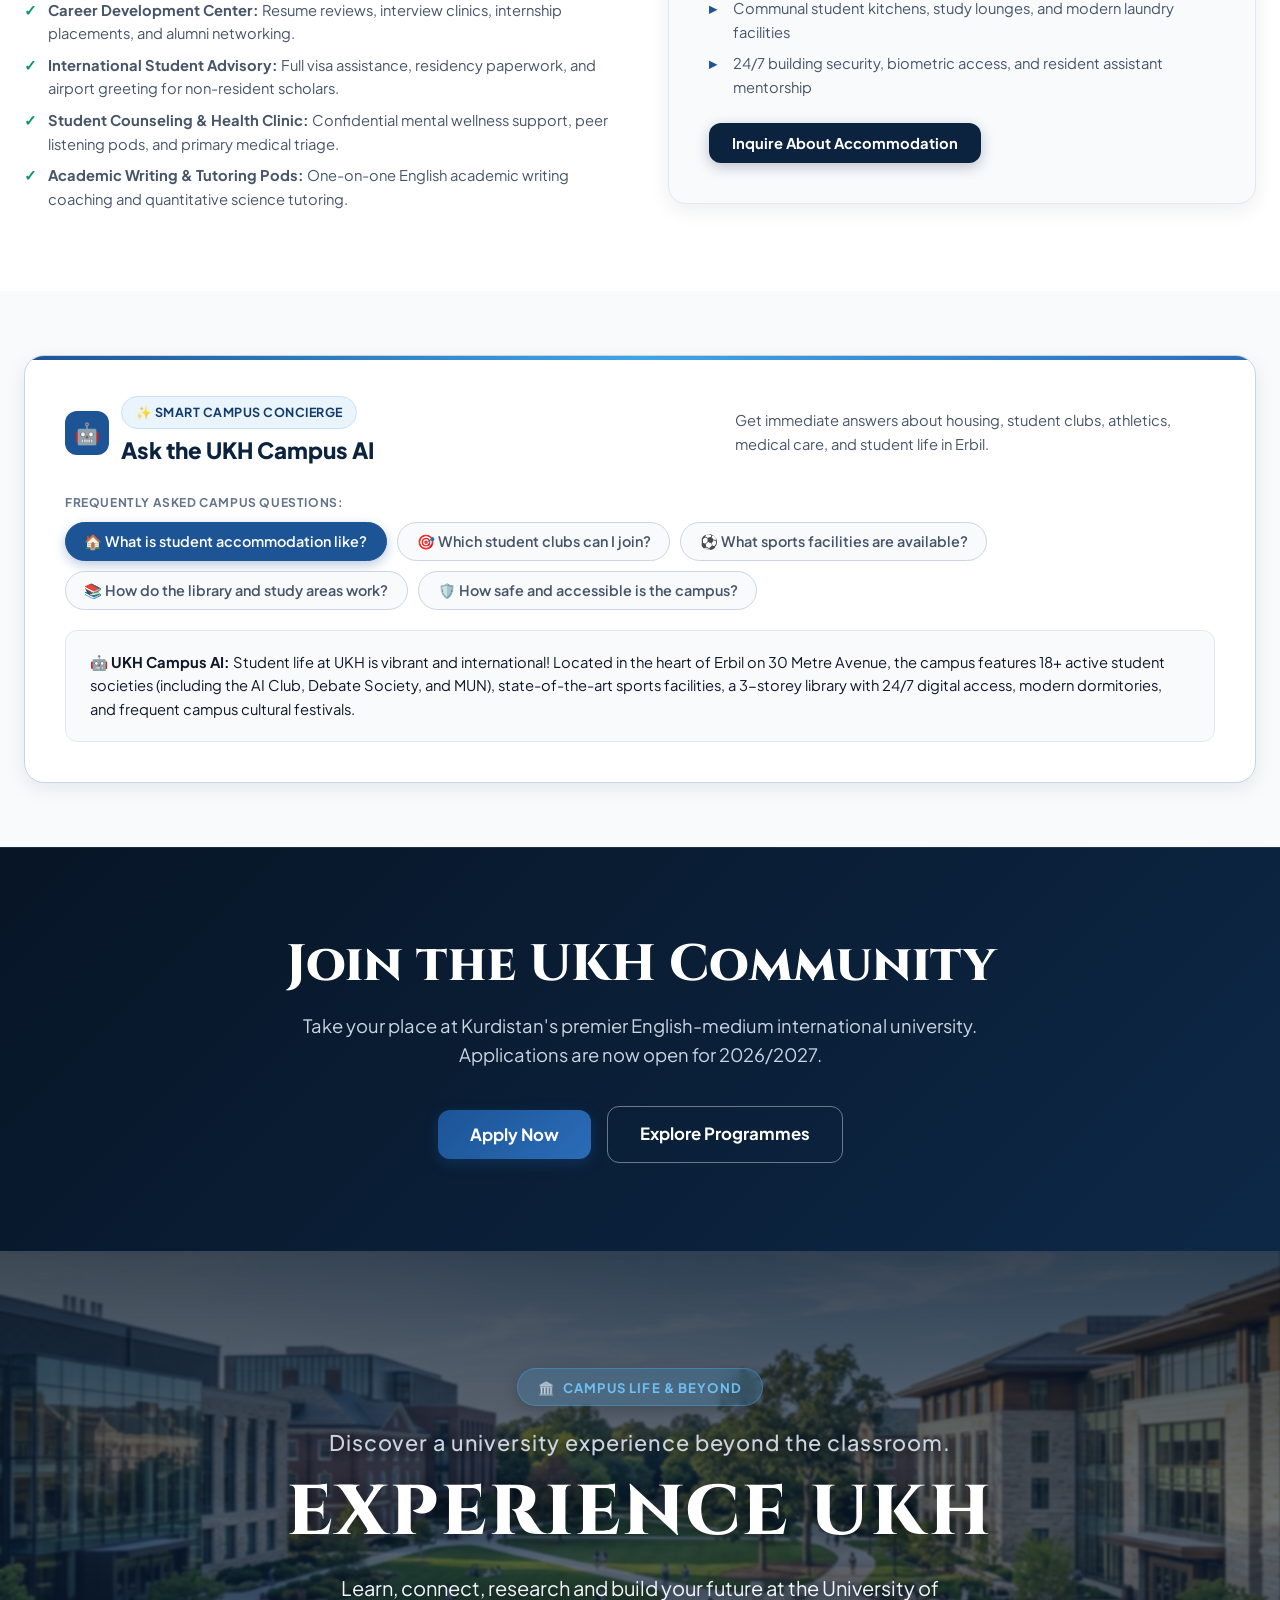
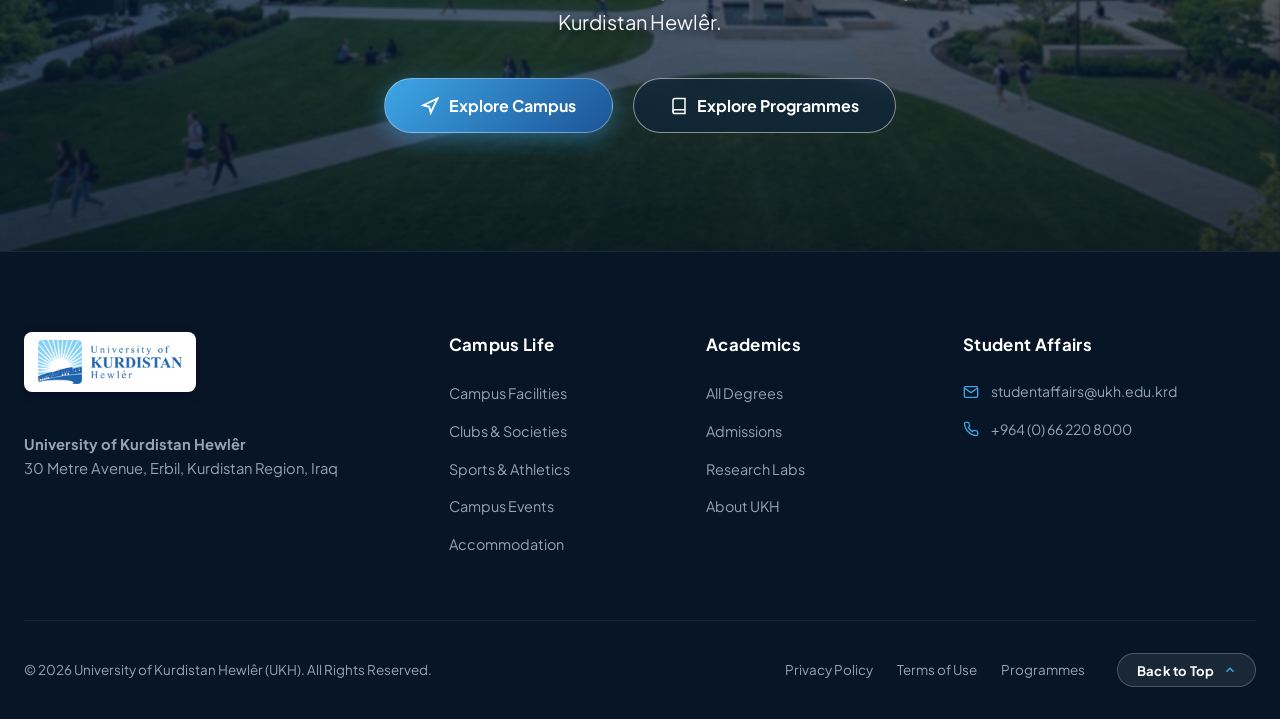
<file: student-life.html>
<!DOCTYPE html>
<html lang="en">
<head>
  <meta charset="UTF-8">
  <meta name="viewport" content="width=device-width, initial-scale=1.0">
  <title>Student Life | University of Kurdistan Hewlêr (UKH)</title>
  <meta name="description" content="Discover vibrant student life at University of Kurdistan Hewlêr. Explore 25+ student clubs, collegiate athletics, events, on-campus housing, and student services.">
  
  <link rel="icon" type="image/png" href="assets/images/logo.png">
  <link rel="stylesheet" href="css/style.css">
</head>
<body>

  <!-- Top Utility Bar -->
  <div class="top-bar">
    <div class="container top-bar-content">
      <div class="top-bar-left">
        <span class="top-link">
          <svg width="14" height="14" viewBox="0 0 24 24" fill="none" stroke="currentColor" stroke-width="2"><path d="M12 2a8 8 0 0 0-8 8c0 5.25 8 12 8 12s8-6.75 8-12a8 8 0 0 0-8-8z"/><circle cx="12" cy="10" r="3"/></svg>
          30 Metre Avenue, Erbil, Kurdistan Region, Iraq
        </span>
        <span class="top-separator">|</span>
        <a href="tel:+964662208000" class="top-link">
          <svg width="14" height="14" viewBox="0 0 24 24" fill="none" stroke="currentColor" stroke-width="2"><path d="M22 16.92v3a2 2 0 0 1-2.18 2 19.79 19.79 0 0 1-8.63-3.07 19.5 19.5 0 0 1-6-6 19.79 19.79 0 0 1-3.07-8.67A2 2 0 0 1 4.11 2h3a2 2 0 0 1 2 1.72 12.84 12.84 0 0 0 .7 2.81 2 2 0 0 1-.45 2.11L8.09 9.91a16 16 0 0 0 6 6l1.27-1.27a2 2 0 0 1 2.11-.45 12.84 12.84 0 0 0 2.81.7A2 2 0 0 1 22 16.92z"/></svg>
          +964 (0) 66 220 8000
        </a>
      </div>

      <div class="top-bar-right">
        <a href="admissions.html" class="top-link">Admissions 2026/27</a>
        <a href="programmes.html" class="top-link">Programmes</a>
        <a href="research.html" class="top-link">Research</a>
        <a href="student-life.html" class="top-link" style="color:var(--ukh-cyan); font-weight:700;">Campus Life</a>
        <span class="lang-badge">کوردی / EN</span>
      </div>
    </div>
  </div>

  <!-- Sticky Header -->
  <header class="site-header">
    <div class="container navbar">
      <a href="index.html" class="nav-brand" aria-label="University of Kurdistan Hewlêr">
        <div class="brand-logo-container">
          <img src="assets/images/logo.png" alt="University of Kurdistan Hewlêr (UKH)" class="ukh-brand-logo">
        </div>
      </a>

      <nav class="nav-links" aria-label="Primary Navigation">
        <div class="nav-item">
          <a href="index.html" class="nav-link">Home</a>
        </div>

        <div class="nav-item">
          <a href="programmes.html" class="nav-link">
            Study at UKH
            <svg width="12" height="12" viewBox="0 0 24 24" fill="none" stroke="currentColor" stroke-width="2"><path d="M6 9l6 6 6-6"/></svg>
          </a>
          <div class="dropdown-menu">
            <a href="programmes.html?level=Undergraduate" class="dropdown-link">Undergraduate Programmes</a>
            <a href="programmes.html?level=Postgraduate" class="dropdown-link">Postgraduate & Master's</a>
            <a href="programmes.html?level=PhD" class="dropdown-link">PhD & Doctoral Studies</a>
            <a href="admissions.html" class="dropdown-link">How to Apply & Deadlines</a>
          </div>
        </div>

        <div class="nav-item">
          <a href="admissions.html" class="nav-link">Admissions</a>
        </div>

        <div class="nav-item">
          <a href="research.html" class="nav-link">Research</a>
        </div>

        <div class="nav-item">
          <a href="student-life.html" class="nav-link active">Campus Life</a>
        </div>

        <div class="nav-item">
          <a href="index.html#whyUKH" class="nav-link">About UKH</a>
        </div>
      </nav>

      <div class="nav-actions">
        <button class="btn-icon btn-open-search" title="Search (Ctrl + K)" aria-label="Search">
          <svg width="18" height="18" viewBox="0 0 24 24" fill="none" stroke="currentColor" stroke-width="2"><circle cx="11" cy="11" r="8"/><line x1="21" y1="21" x2="16.65" y2="16.65"/></svg>
        </button>

        <button class="btn btn-primary btn-open-apply">
          Apply Now
        </button>

        <button class="mobile-nav-toggle" id="mobileNavToggle" aria-label="Open Navigation">
          <svg width="22" height="22" viewBox="0 0 24 24" fill="none" stroke="currentColor" stroke-width="2"><line x1="3" y1="12" x2="21" y2="12"/><line x1="3" y1="6" x2="21" y2="6"/><line x1="3" y1="18" x2="21" y2="18"/></svg>
        </button>
      </div>
    </div>
  </header>

  <!-- Mobile Drawer -->
  <div class="mobile-drawer" id="mobileDrawer">
    <div class="mobile-drawer-content">
      <div style="display:flex; justify-content:space-between; align-items:center;">
        <div class="brand-logo-container">
          <img src="assets/images/logo.png" alt="UKH Logo" style="height:40px; width:auto; object-fit:contain;">
        </div>
        <button class="btn-close-modal" id="btnCloseDrawer">&times;</button>
      </div>
      <ul class="mobile-drawer-links">
        <li><a href="index.html">Home</a></li>
        <li><a href="programmes.html">Academic Programmes</a></li>
        <li><a href="admissions.html">Admissions</a></li>
        <li><a href="research.html">Research</a></li>
        <li><a href="student-life.html">Campus Life</a></li>
        <li><a href="index.html#whyUKH">About UKH</a></li>
      </ul>
      <div style="margin-top:auto; display:flex; flex-direction:column; gap:0.75rem;">
        <button class="btn btn-primary btn-open-apply" style="width:100%;">Apply Now</button>
      </div>
    </div>
  </div>

  <!-- Page Hero -->
  <div class="page-hero">
    <div class="container">
      <div class="breadcrumbs">
        <a href="index.html">Home</a>
        <span>/</span>
        <span style="color:var(--text-primary); font-weight:600;">Campus Life</span>
      </div>
      <h1 class="page-hero-title">Experience life at UKH</h1>
      <p class="page-hero-lead">
        Your experience goes beyond the lecture room. Join a vibrant, supportive academic community in Erbil offering over 25 clubs, collegiate sports, inspiring cultural festivals, and comprehensive student services.
      </p>
    </div>
  </div>

  <!-- UKH Campus AI Section -->
  <section style="padding: 2.5rem 0 1rem;">
    <div class="container">
      <div class="programme-ai-assistant" style="margin-bottom:0;">
        <div class="programme-ai-header">
          <div class="ai-btn-icon-wrap" style="background:var(--ukh-blue); color:#ffffff; width:38px; height:38px;">
            <svg width="20" height="20" viewBox="0 0 24 24" fill="none" stroke="currentColor" stroke-width="2"><path d="M21 10c0 7-9 13-9 13s-9-6-9-13a9 9 0 0 1 18 0z"/><circle cx="12" cy="10" r="3"/></svg>
          </div>
          <div>
            <span class="badge badge-azure" style="margin-bottom:0.25rem;">📍 Campus Intelligence</span>
            <h3>Ask the UKH Campus AI</h3>
            <p style="font-size:0.85rem; color:var(--text-secondary); margin:0;">Find campus facilities, student clubs, athletics, dormitories, and health services in real-time.</p>
          </div>
        </div>

        <div class="programme-ai-chips" id="campusAiChips">
          <button type="button" class="programme-ai-chip active" data-cq="library">Where can I find the library?</button>
          <button type="button" class="programme-ai-chip" data-cq="clubs">What student clubs are available?</button>
          <button type="button" class="programme-ai-chip" data-cq="sports">Where can I find sports facilities?</button>
          <button type="button" class="programme-ai-chip" data-cq="services">What services are available for students?</button>
        </div>

        <div class="programme-ai-response active" id="campusAiResponse">
          <!-- Populated by JS -->
        </div>
      </div>
    </div>
  </section>

  <!-- Large Photography Banner -->
  <section style="padding: 3rem 0;">
    <div class="container">
      <div class="campus-showcase">
        <div class="campus-img-wrapper">
          <img src="assets/images/campus_life.jpg" alt="University of Kurdistan Hewlêr Student Courtyard & Culture Festival" width="1280" height="720">
          <div class="campus-overlay-gradient"></div>
        </div>

        <div class="campus-badge-float">
          <div class="campus-caption">
            <h3>Community. Heritage. Innovation.</h3>
            <p>Annual Student Life & Culture Fair on the central campus plaza in Erbil.</p>
          </div>
          <div class="campus-stat-chips">
            <span class="stat-chip">🎓 2,200+ Scholars</span>
            <span class="stat-chip">🌍 25+ Nationalities</span>
            <span class="stat-chip">🤝 25+ Student Societies</span>
          </div>
        </div>
      </div>
    </div>
  </section>

  <!-- 4 Main Pillars: Campus Life, Clubs, Sports, Events -->
  <section class="section section-bg-alt" id="pillars">
    <div class="container">
      <!-- 1. Campus Life -->
      <div style="margin-bottom: 4.5rem;" id="campus">
        <div class="section-header" style="text-align:left; margin-bottom: 2rem;">
          <span class="section-eyebrow">Campus Facilities</span>
          <h2 class="section-title">Campus Life in Erbil</h2>
          <p class="section-desc">Modern architectural spaces engineered for collaboration, deep focus, and relaxation.</p>
        </div>

        <div class="why-pillars-grid" style="grid-template-columns: repeat(3, 1fr);">
          <div class="why-pillar-card">
            <div class="pillar-icon-box">📚</div>
            <h3 class="pillar-title">24/7 Digital Library</h3>
            <p class="pillar-desc">
              Access to millions of peer-reviewed digital texts, collaborative group study pods, silent research desks, and inter-library loan networks.
            </p>
          </div>
          <div class="why-pillar-card">
            <div class="pillar-icon-box">☕</div>
            <h3 class="pillar-title">Cafes & Courtyard</h3>
            <p class="pillar-desc">
              Open-air garden plazas, casual cafes, and dining commons serving nutritious local and international meals throughout the day.
            </p>
          </div>
          <div class="why-pillar-card">
            <div class="pillar-icon-box">🛡️</div>
            <h3 class="pillar-title">Safe Gated Campus</h3>
            <p class="pillar-desc">
              Secure, pedestrian-friendly academic environment with 24-hour security personnel, on-campus health clinic, and mental health counseling.
            </p>
          </div>
        </div>
      </div>

      <!-- 2. Clubs & Societies -->
      <div style="margin-bottom: 4.5rem;" id="clubs">
        <div class="section-header" style="text-align:left; margin-bottom: 2rem;">
          <span class="section-eyebrow">Student Leadership</span>
          <h2 class="section-title">Clubs & Societies</h2>
          <p class="section-desc">More than 25 student-led organizations to broaden your horizons, build skills, and make lifelong friends.</p>
        </div>

        <div class="why-pillars-grid" style="grid-template-columns: repeat(3, 1fr);">
          <div class="why-pillar-card">
            <div class="pillar-icon-box">🤖</div>
            <h3 class="pillar-title">UKH Robotics Society</h3>
            <p class="pillar-desc">
              Build autonomous rovers, attend coding workshops, participate in regional drone hackathons, and mentor local high school STEM clubs.
            </p>
          </div>
          <div class="why-pillar-card">
            <div class="pillar-icon-box">🇺🇳</div>
            <h3 class="pillar-title">Model United Nations</h3>
            <p class="pillar-desc">
              Debate global geopolitics, formulate resolutions, and represent UKH at European and Middle Eastern collegiate diplomatic conferences.
            </p>
          </div>
          <div class="why-pillar-card">
            <div class="pillar-icon-box">🎭</div>
            <h3 class="pillar-title">UKH Culture Club</h3>
            <p class="pillar-desc">
              Celebrate Kurdish literary heritage, organize fine art exhibitions, host poetry slams, and produce the annual multicultural festival.
            </p>
          </div>
          <div class="why-pillar-card">
            <div class="pillar-icon-box">🩺</div>
            <h3 class="pillar-title">Medical Students Association</h3>
            <p class="pillar-desc">
              Lead community health campaigns, mobile blood donation drives, pre-med peer mentorship, and clinical simulation study circles.
            </p>
          </div>
          <div class="why-pillar-card">
            <div class="pillar-icon-box">💡</div>
            <h3 class="pillar-title">Tech Innovators & ACM</h3>
            <p class="pillar-desc">
              Competitive algorithmic coding teams, open-source software sprints, mobile application studios, and tech founder fireside chats.
            </p>
          </div>
          <div class="why-pillar-card">
            <div class="pillar-icon-box">⚖️</div>
            <h3 class="pillar-title">Debate & Law Society</h3>
            <p class="pillar-desc">
              Parliamentary debate tournaments, moot court legal simulations, public speaking masterclasses, and human rights advocacy workshops.
            </p>
          </div>
        </div>
      </div>

      <!-- 3. Sports & Athletics -->
      <div style="margin-bottom: 4.5rem;" id="sports">
        <div class="section-header" style="text-align:left; margin-bottom: 2rem;">
          <span class="section-eyebrow">Health & Athletics</span>
          <h2 class="section-title">Sports & Athletics</h2>
          <p class="section-desc">Stay active, build endurance, and represent the University with pride.</p>
        </div>

        <div class="why-pillars-grid" style="grid-template-columns: repeat(3, 1fr);">
          <div class="why-pillar-card">
            <div class="pillar-icon-box">⚽</div>
            <h3 class="pillar-title">UKH Football League</h3>
            <p class="pillar-desc">
              Inter-school tournament playing on our regulation outdoor turf pitch, fostering friendly rivalry between faculties.
            </p>
          </div>
          <div class="why-pillar-card">
            <div class="pillar-icon-box">🏋️</div>
            <h3 class="pillar-title">Modern Fitness Gym</h3>
            <p class="pillar-desc">
              Complete cardio machines, power racks, resistance equipment, and certified personal fitness coaching on premises.
            </p>
          </div>
          <div class="why-pillar-card">
            <div class="pillar-icon-box">🏀</div>
            <h3 class="pillar-title">Multi-Sport Arena</h3>
            <p class="pillar-desc">
              Indoor hardwood court hosting basketball, volleyball, badminton, and martial arts tournaments throughout the academic year.
            </p>
          </div>
        </div>
      </div>

      <!-- 4. Events & Traditions -->
      <div id="events">
        <div class="section-header" style="text-align:left; margin-bottom: 2rem;">
          <span class="section-eyebrow">Traditions & Milestones</span>
          <h2 class="section-title">Events & Campus Traditions</h2>
          <p class="section-desc">Annual events that define the UKH collegiate journey.</p>
        </div>

        <div class="why-pillars-grid" style="grid-template-columns: repeat(3, 1fr);">
          <div class="why-pillar-card">
            <div class="pillar-icon-box">🎤</div>
            <h3 class="pillar-title">TEDxUKH</h3>
            <p class="pillar-desc">
              The flagship student-organized ideas festival welcoming thought leaders, scientists, and civil advocates to the Erbil stage.
            </p>
          </div>
          <div class="why-pillar-card">
            <div class="pillar-icon-box">💼</div>
            <h3 class="pillar-title">Annual Career Expo</h3>
            <p class="pillar-desc">
              Over 80 international oil, telecom, banking, tech, and medical employers recruiting UKH seniors directly on campus.
            </p>
          </div>
          <div class="why-pillar-card">
            <div class="pillar-icon-box">🎓</div>
            <h3 class="pillar-title">Graduation Gala</h3>
            <p class="pillar-desc">
              Prestigious commencement gala celebrating graduating classes under the Erbil sky with families, ambassadors, and university leadership.
            </p>
          </div>
        </div>
      </div>
    </div>
  </section>

  <!-- Student Services & Accommodation -->
  <section class="section" id="services">
    <div class="container">
      <div style="display:grid; grid-template-columns:1fr 1fr; gap:3.5rem; align-items:center;">
        <div>
          <span class="section-eyebrow">Comprehensive Support</span>
          <h2 class="section-title" style="margin-bottom:1rem;">Student Services & Support</h2>
          <p class="section-desc" style="margin-bottom:1.5rem;">
            From your first day of orientation to graduation day, dedicated professional offices ensure your wellness, career readiness, and academic success.
          </p>
          <ul class="prog-reqs-list">
            <li><strong>Career Development Center:</strong> Resume reviews, interview clinics, internship placements, and alumni networking.</li>
            <li><strong>International Student Advisory:</strong> Full visa assistance, residency paperwork, and airport greeting for non-resident scholars.</li>
            <li><strong>Student Counseling & Health Clinic:</strong> Confidential mental wellness support, peer listening pods, and primary medical triage.</li>
            <li><strong>Academic Writing & Tutoring Pods:</strong> One-on-one English academic writing coaching and quantitative science tutoring.</li>
          </ul>
        </div>

        <div style="background:var(--bg-secondary); border:1px solid var(--border-light); border-radius:var(--radius-lg); padding:2.5rem; box-shadow:var(--shadow-md);">
          <div style="font-size:2.5rem; margin-bottom:0.75rem;">🏡</div>
          <h3 style="font-family:'Cinzel',serif; font-size:1.5rem; font-weight:800; color:var(--text-primary); margin-bottom:0.75rem;">
            On-Campus Student Housing
          </h3>
          <p style="font-size:0.95rem; color:var(--text-secondary); line-height:1.65; margin-bottom:1.25rem;">
            UKH provides secure, fully furnished student residences within walking distance of academic lecture theatres, dining halls, and libraries in Erbil.
          </p>
          <ul class="prog-modules-list" style="margin-bottom:1.5rem;">
            <li>Single and double en-suite rooms with study desks and high-speed fiber internet</li>
            <li>Communal student kitchens, study lounges, and modern laundry facilities</li>
            <li>24/7 building security, biometric access, and resident assistant mentorship</li>
          </ul>
          <button class="btn btn-navy" onclick="showToast('Housing application guide sent to admissions desk.', 'info')">
            Inquire About Accommodation
          </button>
        </div>
      </div>
    </div>
  </section>

  <!-- Campus Life AI Assistant Section -->
  <section class="section section-bg-alt" id="campusAISection" style="padding: 4rem 0;">
    <div class="container">
      <div class="ai-card-shell" style="background:var(--bg-card); border:1.5px solid var(--border-medium); border-radius:20px; padding:2.5rem; box-shadow:var(--shadow-md);">
        <div style="display:flex; align-items:center; justify-content:space-between; flex-wrap:wrap; gap:1rem; margin-bottom:1.5rem;">
          <div style="display:flex; align-items:center; gap:0.75rem;">
            <div class="ai-btn-icon-wrap" style="background:var(--ukh-blue); color:#ffffff; width:44px; height:44px; border-radius:12px; font-size:1.3rem;">
              🤖
            </div>
            <div>
              <span class="badge badge-azure" style="margin-bottom:0.25rem;">✨ Smart Campus Concierge</span>
              <h3 style="font-size:1.4rem; font-weight:800; color:var(--ukh-navy); margin:0;">Ask the UKH Campus AI</h3>
            </div>
          </div>
          <p style="font-size:0.92rem; color:var(--text-secondary); max-width:480px; margin:0;">
            Get immediate answers about housing, student clubs, athletics, medical care, and student life in Erbil.
          </p>
        </div>

        <div style="margin-bottom: 1.25rem;">
          <span style="font-size:0.75rem; font-weight:700; color:var(--text-muted); text-transform:uppercase; letter-spacing:0.05em; display:block; margin-bottom:0.6rem;">Frequently Asked Campus Questions:</span>
          <div class="ai-chips-group" id="campusAIChips">
            <button type="button" class="ai-select-chip active" data-q="accommodation">🏠 What is student accommodation like?</button>
            <button type="button" class="ai-select-chip" data-q="clubs">🎯 Which student clubs can I join?</button>
            <button type="button" class="ai-select-chip" data-q="sports">⚽ What sports facilities are available?</button>
            <button type="button" class="ai-select-chip" data-q="library">📚 How do the library and study areas work?</button>
            <button type="button" class="ai-select-chip" data-q="safety">🛡️ How safe and accessible is the campus?</button>
          </div>
        </div>

        <div class="programme-ai-response active" id="campusAIAnswerBox" style="background:var(--bg-secondary); border:1px solid var(--border-light); border-radius:12px; padding:1.25rem 1.5rem; line-height:1.6;">
          <!-- Populated by JS -->
        </div>
      </div>
    </div>
  </section>

  <!-- Final CTA -->
  <section class="final-cta-section">
    <div class="container final-cta-content">
      <h2 class="final-cta-title">Join the UKH Community</h2>
      <p class="final-cta-desc">
        Take your place at Kurdistan's premier English-medium international university. Applications are now open for 2026/2027.
      </p>
      <div class="final-cta-actions">
        <button class="btn btn-primary btn-lg btn-open-apply">
          Apply Now
        </button>
        <a href="programmes.html" class="btn btn-outline btn-lg" style="color:#ffffff; border-color:rgba(255,255,255,0.4);">
          Explore Programmes
        </a>
      </div>
    </div>
  </section>

  <!-- Experience UKH Parallax Section -->
  <section class="ukh-parallax-section" id="experienceUKH" aria-label="Experience UKH">
    <div class="ukh-parallax-bg-wrapper">
      <div class="ukh-parallax-bg" style="background-image: url('assets/images/ukh_experience_parallax.jpg');"></div>
    </div>
    <div class="ukh-parallax-overlay"></div>
    <div class="container ukh-parallax-content">
      <div class="ukh-parallax-badge">
        <span>🏛️</span> Campus Life & Beyond
      </div>
      <p class="ukh-parallax-subtitle">Discover a university experience beyond the classroom.</p>
      <h2 class="ukh-parallax-title">Experience UKH</h2>
      <p class="ukh-parallax-desc">
        Learn, connect, research and build your future at the University of Kurdistan Hewlêr.
      </p>
      <div class="ukh-parallax-actions">
        <a href="#campus" class="btn btn-parallax-primary">
          <svg width="18" height="18" viewBox="0 0 24 24" fill="none" stroke="currentColor" stroke-width="2.5"><polygon points="3 11 22 2 13 21 11 13 3 11"/></svg>
          Explore Campus
        </a>
        <a href="programmes.html" class="btn btn-parallax-outline">
          <svg width="18" height="18" viewBox="0 0 24 24" fill="none" stroke="currentColor" stroke-width="2"><path d="M4 19.5A2.5 2.5 0 0 1 6.5 17H20"/><path d="M6.5 2H20v20H6.5A2.5 2.5 0 0 1 4 19.5v-15A2.5 2.5 0 0 1 6.5 2z"/></svg>
          Explore Programmes
        </a>
      </div>
    </div>
  </section>

  <!-- Footer -->
  <footer class="site-footer">
    <div class="container">
      <div class="footer-top-grid">
        <div class="footer-brand">
          <a href="index.html">
            <div class="footer-logo-container">
              <img src="assets/images/logo.png" alt="University of Kurdistan Hewlêr" class="footer-logo">
            </div>
          </a>
          <p>
            <strong>University of Kurdistan Hewlêr</strong><br>
            30 Metre Avenue, Erbil, Kurdistan Region, Iraq
          </p>
        </div>

        <div class="footer-column">
          <h4>Campus Life</h4>
          <ul class="footer-links-list">
            <li><a href="#campus">Campus Facilities</a></li>
            <li><a href="#clubs">Clubs & Societies</a></li>
            <li><a href="#sports">Sports & Athletics</a></li>
            <li><a href="#events">Campus Events</a></li>
            <li><a href="#services">Accommodation</a></li>
          </ul>
        </div>

        <div class="footer-column">
          <h4>Academics</h4>
          <ul class="footer-links-list">
            <li><a href="programmes.html">All Degrees</a></li>
            <li><a href="admissions.html">Admissions</a></li>
            <li><a href="research.html">Research Labs</a></li>
            <li><a href="index.html#whyUKH">About UKH</a></li>
          </ul>
        </div>

        <div class="footer-column">
          <h4>Student Affairs</h4>
          <div class="footer-contact-list">
            <div class="contact-item">
              <svg width="16" height="16" viewBox="0 0 24 24" fill="none" stroke="currentColor" stroke-width="2"><path d="M4 4h16c1.1 0 2 .9 2 2v12c0 1.1-.9 2-2 2H4c-1.1 0-2-.9-2-2V6c0-1.1.9-2 2-2z"/><polyline points="22,6 12,13 2,6"/></svg>
              <span>studentaffairs@ukh.edu.krd</span>
            </div>
            <div class="contact-item">
              <svg width="16" height="16" viewBox="0 0 24 24" fill="none" stroke="currentColor" stroke-width="2"><path d="M22 16.92v3a2 2 0 0 1-2.18 2 19.79 19.79 0 0 1-8.63-3.07 19.5 19.5 0 0 1-6-6 19.79 19.79 0 0 1-3.07-8.67A2 2 0 0 1 4.11 2h3a2 2 0 0 1 2 1.72 12.84 12.84 0 0 0 .7 2.81 2 2 0 0 1-.45 2.11L8.09 9.91a16 16 0 0 0 6 6l1.27-1.27a2 2 0 0 1 2.11-.45 12.84 12.84 0 0 0 2.81.7A2 2 0 0 1 22 16.92z"/></svg>
              <span>+964 (0) 66 220 8000</span>
            </div>
          </div>
        </div>
      </div>

      <div class="footer-bottom">
        <div>© 2026 University of Kurdistan Hewlêr (UKH). All Rights Reserved.</div>
        <div class="footer-bottom-actions">
          <div class="footer-legal-links">
            <a href="#">Privacy Policy</a>
            <a href="#">Terms of Use</a>
            <a href="programmes.html">Programmes</a>
          </div>
          <button type="button" class="btn-footer-back-to-top" aria-label="Back to top">
            <span>Back to Top</span>
            <svg width="14" height="14" viewBox="0 0 24 24" fill="none" stroke="currentColor" stroke-width="2.5"><polyline points="18 15 12 9 6 15"></polyline></svg>
          </button>
        </div>
      </div>
    </div>
  </footer>

  <!-- Modals -->
  <div class="modal-backdrop" id="applyModal"></div>
  <div class="modal-backdrop" id="searchModal"></div>

  <!-- Floating Back to Top Button -->
  <button class="back-to-top-btn" id="backToTopBtn" aria-label="Back to top" title="Back to top">
    <svg width="20" height="20" viewBox="0 0 24 24" fill="none" stroke="currentColor" stroke-width="2.5" stroke-linecap="round" stroke-linejoin="round">
      <polyline points="18 15 12 9 6 15"></polyline>
    </svg>
  </button>

  <script src="js/ukh-ai.js"></script>
  <script src="js/programmes-data.js"></script>
  <script src="js/app.js"></script>
</body>
</html>
</file>
<file: css/style.css>
/* ==========================================================================
   University of Kurdistan Hewlêr (UKH) - Official Design System
   ========================================================================== */

@import url('https://fonts.googleapis.com/css2?family=Plus+Jakarta+Sans:wght@300;400;500;600;700;800&family=Inter:wght@300;400;500;600;700&family=Cinzel:wght@600;700;800&family=Noto+Sans+Arabic:wght@400;600;700&display=swap');

:root {
  /* Official UKH Brand Palette (derived directly from official logo.png) */
  --ukh-blue: #1c5496;          /* Official UKH Royal Academic Blue */
  --ukh-blue-dark: #123c70;     /* Deep Royal Blue for hover and emphasis */
  --ukh-blue-light: #2b6cb8;    /* Lighter University Blue */
  --ukh-blue-soft: #3ea6e6;     /* Bright Azure */
  
  --ukh-cyan: #3ea6e6;          /* UKH Sunburst Cyan/Azure from Citadel rays */
  --ukh-cyan-light: #6ec0f2;    /* Soft Sky Ray */
  --ukh-cyan-dark: #1b7bb8;     /* Deep Azure */
  --ukh-ice: #eaf4fc;           /* Clean Ice Blue for badges and pills */
  --ukh-ice-border: #c6e0f7;    /* Soft Border */

  --ukh-navy: #0c2340;          /* Deep UKH Academic Navy */
  --ukh-navy-deep: #071526;     /* Midnight UKH Charcoal */
  --ukh-navy-light: #16365c;    /* Soft Navy */
  
  /* Brand Accent Tokens */
  --ukh-gold: #3ea6e6;          /* Aliased to official UKH Sunburst Azure */
  --ukh-gold-light: #6ec0f2;
  --ukh-gold-dark: #1c5496;
  --ukh-crimson: #1c5496;       /* Subtitles in UKH Blue */
  --ukh-crimson-deep: #123c70;
  --ukh-emerald: #059669;

  /* School Badge Colors */
  --school-med: #0284c7;
  --school-med-bg: rgba(2, 132, 199, 0.1);
  --school-se: #1c5496;
  --school-se-bg: rgba(28, 84, 150, 0.1);
  --school-me: #059669;
  --school-me-bg: rgba(5, 150, 105, 0.1);
  --school-ss: #6366f1;
  --school-ss-bg: rgba(99, 102, 241, 0.1);

  /* Light Theme (Default) */
  --bg-primary: #ffffff;
  --bg-secondary: #f8fafc;
  --bg-tertiary: #f1f5f9;
  --bg-card: #ffffff;
  --bg-card-hover: #ffffff;
  --bg-overlay: rgba(6, 21, 39, 0.7);

  --text-primary: #0f172a;
  --text-secondary: #475569;
  --text-muted: #64748b;
  --text-inverse: #ffffff;

  --border-light: #e2e8f0;
  --border-medium: #cbd5e1;
  --border-focus: #1d4ed8;

  --glass-bg: rgba(255, 255, 255, 0.85);
  --glass-border: rgba(255, 255, 255, 0.4);
  --glass-shadow: 0 10px 30px rgba(11, 37, 69, 0.08);

  --shadow-sm: 0 2px 8px rgba(11, 37, 69, 0.05);
  --shadow-md: 0 6px 20px rgba(11, 37, 69, 0.08);
  --shadow-lg: 0 14px 34px rgba(11, 37, 69, 0.12);
  --shadow-xl: 0 24px 50px rgba(11, 37, 69, 0.16);

  --radius-sm: 6px;
  --radius-md: 12px;
  --radius-lg: 18px;
  --radius-full: 9999px;

  --transition-fast: 0.18s ease;
  --transition-normal: 0.28s cubic-bezier(0.16, 1, 0.3, 1);
  --transition-slow: 0.45s cubic-bezier(0.16, 1, 0.3, 1);
}

/* ==========================================================================
   Base & Reset
   ========================================================================== */

*, *::before, *::after {
  box-sizing: border-box;
  margin: 0;
  padding: 0;
}

html {
  scroll-behavior: smooth;
  font-size: 16px;
  -webkit-font-smoothing: antialiased;
}

body {
  font-family: 'Plus Jakarta Sans', -apple-system, BlinkMacSystemFont, 'Segoe UI', Roboto, sans-serif;
  background-color: var(--bg-primary);
  color: var(--text-primary);
  line-height: 1.6;
  overflow-x: hidden;
  transition: background-color var(--transition-normal), color var(--transition-normal);
}

img {
  max-width: 100%;
  height: auto;
  display: block;
}

a {
  color: inherit;
  text-decoration: none;
  transition: color var(--transition-fast);
}

button, input, select, textarea {
  font-family: inherit;
  font-size: inherit;
}

button {
  cursor: pointer;
  border: none;
  background: none;
}

.container {
  width: 100%;
  max-width: 1280px;
  margin-left: auto;
  margin-right: auto;
  padding-left: 1.5rem;
  padding-right: 1.5rem;
}

.badge {
  display: inline-flex;
  align-items: center;
  gap: 0.35rem;
  padding: 0.35rem 0.85rem;
  border-radius: var(--radius-full);
  font-size: 0.78rem;
  font-weight: 700;
  letter-spacing: 0.04em;
  text-transform: uppercase;
}

.badge-gold, .badge-azure {
  background: #eaf4fc;
  color: var(--ukh-blue-dark);
  border: 1px solid var(--ukh-ice-border);
}

[data-theme="dark"] .badge-gold, [data-theme="dark"] .badge-azure {
  background: rgba(62, 166, 230, 0.18);
  color: #8ed0f8;
  border: 1px solid rgba(62, 166, 230, 0.4);
}

.badge-navy {
  background: rgba(11, 37, 69, 0.08);
  color: var(--ukh-navy);
}

[data-theme="dark"] .badge-navy {
  background: rgba(59, 130, 246, 0.15);
  color: #93c5fd;
}

/* ==========================================================================
   Header & Navigation
   ========================================================================== */

/* Top Utility Bar */
.top-bar {
  background: var(--ukh-navy-deep);
  color: #e2e8f0;
  font-size: 0.82rem;
  padding: 0.45rem 0;
  border-bottom: 1px solid rgba(255, 255, 255, 0.08);
}

.top-bar-content {
  display: flex;
  align-items: center;
  justify-content: space-between;
  flex-wrap: wrap;
  gap: 0.75rem;
}

.top-bar-left, .top-bar-right {
  display: flex;
  align-items: center;
  gap: 1.25rem;
}

.top-link {
  display: inline-flex;
  align-items: center;
  gap: 0.4rem;
  color: #cbd5e1;
  transition: color var(--transition-fast);
}

.top-link:hover {
  color: var(--ukh-gold-light);
}

.top-separator {
  color: rgba(255, 255, 255, 0.2);
}

.lang-badge {
  background: rgba(255, 255, 255, 0.1);
  padding: 0.2rem 0.5rem;
  border-radius: var(--radius-sm);
  font-size: 0.75rem;
  font-weight: 600;
  font-family: 'Noto Sans Arabic', sans-serif;
}

/* Main Navbar */
.site-header {
  position: sticky;
  top: 0;
  z-index: 1000;
  background: var(--glass-bg);
  backdrop-filter: blur(16px);
  -webkit-backdrop-filter: blur(16px);
  border-bottom: 1px solid var(--border-light);
  box-shadow: var(--shadow-sm);
  transition: all var(--transition-normal);
}

.navbar {
  display: flex;
  align-items: center;
  justify-content: space-between;
  padding: 0.85rem 0;
  position: relative;
}

.nav-brand {
  display: flex;
  align-items: center;
  gap: 0.75rem;
}

.nav-brand img {
  height: 52px;
  width: auto;
  transition: transform var(--transition-fast);
}

.nav-brand:hover img {
  transform: scale(1.02);
}

.nav-links {
  display: flex;
  align-items: center;
  gap: 1.6rem;
  list-style: none;
}

.nav-item {
  position: relative;
}

.nav-link {
  font-size: 0.95rem;
  font-weight: 600;
  color: var(--text-primary);
  padding: 0.5rem 0.2rem;
  display: inline-flex;
  align-items: center;
  gap: 0.35rem;
  position: relative;
}

.nav-link::after {
  content: '';
  position: absolute;
  bottom: 0;
  left: 0;
  width: 0;
  height: 2.5px;
  background: var(--ukh-gold);
  border-radius: 2px;
  transition: width var(--transition-fast);
}

.nav-link:hover::after, .nav-link.active::after {
  width: 100%;
}

.nav-link:hover {
  color: var(--ukh-navy);
}

[data-theme="dark"] .nav-link:hover {
  color: var(--ukh-gold-light);
}

/* Dropdown Menu */
.dropdown-menu {
  position: absolute;
  top: 100%;
  left: 0;
  min-width: 240px;
  background: var(--bg-card);
  border: 1px solid var(--border-light);
  border-radius: var(--radius-md);
  box-shadow: var(--shadow-xl);
  padding: 0.75rem 0;
  opacity: 0;
  visibility: hidden;
  transform: translateY(10px);
  transition: all var(--transition-normal);
  z-index: 1010;
}

.nav-item:hover .dropdown-menu {
  opacity: 1;
  visibility: visible;
  transform: translateY(0);
}

.dropdown-link {
  display: block;
  padding: 0.55rem 1.25rem;
  font-size: 0.88rem;
  font-weight: 500;
  color: var(--text-secondary);
  transition: all var(--transition-fast);
}

.dropdown-link:hover {
  background: var(--bg-secondary);
  color: var(--ukh-blue);
  padding-left: 1.5rem;
}

/* Header Actions */
.nav-actions {
  display: flex;
  align-items: center;
  gap: 0.85rem;
}

.btn-icon {
  width: 42px;
  height: 42px;
  border-radius: var(--radius-full);
  display: flex;
  align-items: center;
  justify-content: center;
  color: var(--text-primary);
  background: var(--bg-secondary);
  border: 1px solid var(--border-light);
  transition: all var(--transition-fast);
}

.btn-icon:hover {
  background: var(--bg-tertiary);
  color: var(--ukh-navy);
  transform: translateY(-2px);
  box-shadow: var(--shadow-sm);
}

[data-theme="dark"] .btn-icon:hover {
  color: var(--ukh-gold-light);
}

.btn {
  display: inline-flex;
  align-items: center;
  justify-content: center;
  gap: 0.5rem;
  padding: 0.68rem 1.45rem;
  font-size: 0.92rem;
  font-weight: 700;
  border-radius: var(--radius-md);
  transition: all var(--transition-normal);
  cursor: pointer;
  white-space: nowrap;
}

.btn-primary {
  background: linear-gradient(135deg, var(--ukh-blue) 0%, var(--ukh-blue-light) 100%);
  color: #ffffff;
  box-shadow: 0 4px 14px rgba(28, 84, 150, 0.35);
}

.btn-primary:hover {
  background: linear-gradient(135deg, var(--ukh-blue-dark) 0%, var(--ukh-blue) 100%);
  transform: translateY(-2px);
  box-shadow: 0 6px 20px rgba(28, 84, 150, 0.5);
  color: #ffffff;
}

.btn-navy {
  background: var(--ukh-navy);
  color: #ffffff;
  box-shadow: 0 4px 14px rgba(11, 37, 69, 0.25);
}

.btn-navy:hover {
  background: var(--ukh-navy-light);
  transform: translateY(-2px);
  box-shadow: 0 6px 20px rgba(11, 37, 69, 0.35);
}

.btn-outline {
  border: 1.5px solid var(--border-medium);
  background: transparent;
  color: var(--text-primary);
}

.btn-outline:hover {
  border-color: var(--ukh-navy);
  background: var(--bg-secondary);
  transform: translateY(-2px);
}

[data-theme="dark"] .btn-outline:hover {
  border-color: var(--ukh-gold);
  color: var(--ukh-gold);
}

.btn-sm {
  padding: 0.45rem 1rem;
  font-size: 0.82rem;
}

.btn-lg {
  padding: 0.88rem 2rem;
  font-size: 1.05rem;
}

/* Mobile Toggle */
.mobile-nav-toggle {
  display: none;
  width: 42px;
  height: 42px;
  border-radius: var(--radius-md);
  border: 1px solid var(--border-light);
  color: var(--text-primary);
  background: var(--bg-secondary);
  align-items: center;
  justify-content: center;
}

/* ==========================================================================
   Hero Section
   ========================================================================== */

.hero-section {
  position: relative;
  padding: 3.5rem 0 4.5rem;
  background: radial-gradient(circle at 10% 20%, rgba(212, 175, 55, 0.05) 0%, transparent 40%),
              radial-gradient(circle at 90% 80%, rgba(29, 78, 216, 0.05) 0%, transparent 40%);
  overflow: hidden;
}

.hero-header {
  text-align: center;
  max-width: 900px;
  margin: 0 auto 3rem;
}

.hero-pill {
  margin-bottom: 1.25rem;
  box-shadow: var(--shadow-sm);
}

.hero-title {
  font-family: 'Cinzel', serif;
  font-size: clamp(2.4rem, 5vw, 4.2rem);
  font-weight: 800;
  line-height: 1.12;
  letter-spacing: 0.02em;
  color: var(--ukh-navy);
  margin-bottom: 0.75rem;
  text-transform: uppercase;
}

[data-theme="dark"] .hero-title {
  color: #ffffff;
  text-shadow: 0 2px 20px rgba(255, 255, 255, 0.1);
}

.hero-subtitle {
  font-size: clamp(1.25rem, 2.5vw, 1.85rem);
  font-weight: 700;
  color: var(--ukh-crimson);
  letter-spacing: 0.03em;
  margin-bottom: 0.85rem;
}

[data-theme="dark"] .hero-subtitle {
  color: var(--ukh-gold);
}

.hero-tagline {
  font-size: clamp(1.05rem, 1.8vw, 1.35rem);
  font-weight: 500;
  color: var(--text-secondary);
  letter-spacing: 0.15em;
  text-transform: uppercase;
  margin-bottom: 2rem;
}

.hero-actions {
  display: flex;
  align-items: center;
  justify-content: center;
  gap: 1rem;
  flex-wrap: wrap;
}

/* Large Campus Showcase */
.campus-showcase {
  position: relative;
  max-width: 1180px;
  margin: 0 auto;
  border-radius: var(--radius-lg);
  box-shadow: var(--shadow-xl);
  overflow: hidden;
  border: 1px solid var(--border-light);
}

.campus-img-wrapper {
  position: relative;
  width: 100%;
  aspect-ratio: 16 / 9;
  overflow: hidden;
  background: #0f172a;
}

.campus-img-wrapper img {
  width: 100%;
  height: 100%;
  object-fit: cover;
  transition: transform 0.8s cubic-bezier(0.16, 1, 0.3, 1);
}

.campus-showcase:hover .campus-img-wrapper img {
  transform: scale(1.03);
}

.campus-overlay-gradient {
  position: absolute;
  inset: 0;
  background: linear-gradient(180deg, rgba(6, 21, 39, 0) 50%, rgba(6, 21, 39, 0.85) 100%);
  pointer-events: none;
}

.campus-badge-float {
  position: absolute;
  bottom: 1.5rem;
  left: 2rem;
  right: 2rem;
  display: flex;
  align-items: flex-end;
  justify-content: space-between;
  gap: 1rem;
  color: #ffffff;
  z-index: 10;
}

.campus-caption h3 {
  font-size: 1.5rem;
  font-weight: 700;
  text-shadow: 0 2px 10px rgba(0, 0, 0, 0.6);
}

.campus-caption p {
  font-size: 0.95rem;
  color: #e2e8f0;
  text-shadow: 0 1px 6px rgba(0, 0, 0, 0.6);
}

.campus-stat-chips {
  display: flex;
  gap: 0.75rem;
  flex-wrap: wrap;
}

.stat-chip {
  background: rgba(11, 37, 69, 0.75);
  backdrop-filter: blur(8px);
  -webkit-backdrop-filter: blur(8px);
  padding: 0.5rem 1rem;
  border-radius: var(--radius-full);
  border: 1px solid rgba(255, 255, 255, 0.2);
  font-size: 0.85rem;
  font-weight: 600;
  display: inline-flex;
  align-items: center;
  gap: 0.4rem;
}

/* ==========================================================================
   Find Your Programme Bar
   ========================================================================== */

.quick-finder-section {
  position: relative;
  z-index: 30;
  margin-top: -2.5rem;
  margin-bottom: 4rem;
}

.quick-finder-card {
  background: var(--bg-card);
  border: 1px solid var(--border-light);
  border-radius: var(--radius-lg);
  box-shadow: var(--shadow-lg);
  padding: 1.75rem 2rem;
  transition: all var(--transition-normal);
}

.quick-finder-card:hover {
  border-color: rgba(212, 175, 55, 0.4);
  box-shadow: var(--shadow-xl);
}

.finder-header-row {
  display: flex;
  align-items: center;
  justify-content: space-between;
  flex-wrap: wrap;
  gap: 1rem;
  margin-bottom: 1.25rem;
}

.finder-title-group {
  display: flex;
  align-items: center;
  gap: 0.75rem;
}

.finder-title-group h2 {
  font-size: 1.4rem;
  font-weight: 800;
  color: var(--text-primary);
}

.finder-level-tabs {
  display: flex;
  align-items: center;
  gap: 0.5rem;
  flex-wrap: wrap;
}

.level-tab-btn {
  padding: 0.45rem 1rem;
  border-radius: var(--radius-full);
  background: var(--bg-secondary);
  border: 1px solid var(--border-light);
  color: var(--text-secondary);
  font-size: 0.88rem;
  font-weight: 600;
  transition: all var(--transition-fast);
}

.level-tab-btn:hover {
  background: var(--bg-tertiary);
  color: var(--text-primary);
}

.level-tab-btn.active {
  background: var(--ukh-navy);
  border-color: var(--ukh-navy);
  color: #ffffff;
}

[data-theme="dark"] .level-tab-btn.active {
  background: var(--ukh-gold);
  border-color: var(--ukh-gold);
  color: #061527;
}

.finder-search-row {
  display: flex;
  gap: 0.75rem;
}

.search-input-wrapper {
  position: relative;
  flex: 1;
}

.search-input-wrapper svg {
  position: absolute;
  left: 1.2rem;
  top: 50%;
  transform: translateY(-50%);
  color: var(--text-muted);
  pointer-events: none;
}

.search-input {
  width: 100%;
  height: 52px;
  padding: 0 1.25rem 0 3.2rem;
  border-radius: var(--radius-md);
  border: 1.5px solid var(--border-medium);
  background: var(--bg-secondary);
  color: var(--text-primary);
  font-size: 0.98rem;
  transition: all var(--transition-fast);
}

.search-input:focus {
  outline: none;
  border-color: var(--border-focus);
  background: var(--bg-card);
  box-shadow: 0 0 0 3px rgba(37, 99, 235, 0.15);
}

/* ==========================================================================
   Section Headers
   ========================================================================== */

.section {
  padding: 5rem 0;
  position: relative;
}

.section-bg-alt {
  background-color: var(--bg-secondary);
}

.section-header {
  text-align: center;
  max-width: 800px;
  margin: 0 auto 3.5rem;
}

.section-eyebrow {
  display: inline-block;
  font-size: 0.85rem;
  font-weight: 800;
  letter-spacing: 0.15em;
  text-transform: uppercase;
  color: var(--ukh-crimson);
  margin-bottom: 0.5rem;
}

[data-theme="dark"] .section-eyebrow {
  color: var(--ukh-gold);
}

.section-title {
  font-family: 'Cinzel', serif;
  font-size: clamp(2rem, 3.5vw, 2.8rem);
  font-weight: 800;
  letter-spacing: 0.02em;
  color: var(--ukh-navy);
  margin-bottom: 0.85rem;
}

[data-theme="dark"] .section-title {
  color: #ffffff;
}

.section-desc {
  font-size: 1.08rem;
  color: var(--text-secondary);
  line-height: 1.65;
}

/* ==========================================================================
   WHY UKH? Section
   ========================================================================== */

.why-pillars-grid {
  display: grid;
  grid-template-columns: repeat(3, 1fr);
  gap: 2rem;
  margin-bottom: 3.5rem;
}

.why-pillars-grid.pillars-4 {
  grid-template-columns: repeat(4, 1fr);
  gap: 1.5rem;
}

@media (max-width: 1024px) {
  .why-pillars-grid.pillars-4 {
    grid-template-columns: repeat(2, 1fr);
  }
}

@media (max-width: 640px) {
  .why-pillars-grid.pillars-4 {
    grid-template-columns: 1fr;
  }
}

.why-pillar-card {
  background: var(--bg-card);
  border: 1px solid var(--border-light);
  border-radius: var(--radius-lg);
  padding: 2.25rem 2rem;
  box-shadow: var(--shadow-md);
  position: relative;
  overflow: hidden;
  transition: all var(--transition-normal);
  display: flex;
  flex-direction: column;
}

.why-pillar-card::before {
  content: '';
  position: absolute;
  top: 0;
  left: 0;
  right: 0;
  height: 4px;
  background: linear-gradient(90deg, var(--ukh-gold), var(--ukh-blue));
  opacity: 0;
  transition: opacity var(--transition-fast);
}

.why-pillar-card:hover {
  transform: translateY(-6px);
  box-shadow: var(--shadow-xl);
  border-color: rgba(212, 175, 55, 0.4);
}

.why-pillar-card:hover::before {
  opacity: 1;
}

.pillar-icon-box {
  width: 68px;
  height: 68px;
  border-radius: var(--radius-md);
  background: rgba(11, 37, 69, 0.05);
  display: flex;
  align-items: center;
  justify-content: center;
  font-size: 2.2rem;
  margin-bottom: 1.5rem;
  border: 1px solid var(--border-light);
}

[data-theme="dark"] .pillar-icon-box {
  background: rgba(255, 255, 255, 0.05);
}

.pillar-title {
  font-size: 1.45rem;
  font-weight: 800;
  color: var(--text-primary);
  margin-bottom: 0.85rem;
  display: flex;
  align-items: center;
  gap: 0.5rem;
}

.pillar-desc {
  font-size: 0.95rem;
  color: var(--text-secondary);
  line-height: 1.6;
  margin-bottom: 1.25rem;
}

.pillar-features-list {
  list-style: none;
  margin-top: auto;
  display: flex;
  flex-direction: column;
  gap: 0.65rem;
}

.pillar-features-list li {
  font-size: 0.88rem;
  color: var(--text-secondary);
  display: flex;
  align-items: flex-start;
  gap: 0.5rem;
}

.pillar-features-list li svg {
  color: var(--ukh-emerald);
  flex-shrink: 0;
  margin-top: 0.2rem;
}

/* Stats Counter Row */
.stats-strip {
  background: linear-gradient(135deg, var(--ukh-navy-deep) 0%, var(--ukh-navy) 100%);
  border-radius: var(--radius-lg);
  padding: 2.5rem 2rem;
  box-shadow: var(--shadow-xl);
  color: #ffffff;
  display: grid;
  grid-template-columns: repeat(5, 1fr);
  gap: 1.5rem;
}

.stat-item {
  text-align: center;
  position: relative;
}

.stat-item:not(:last-child)::after {
  content: '';
  position: absolute;
  right: 0;
  top: 15%;
  height: 70%;
  width: 1px;
  background: rgba(255, 255, 255, 0.15);
}

.stat-num {
  font-family: 'Cinzel', serif;
  font-size: clamp(2rem, 3.2vw, 2.75rem);
  font-weight: 800;
  color: var(--ukh-gold-light);
  line-height: 1.1;
  margin-bottom: 0.35rem;
}

.stat-label {
  font-size: 0.92rem;
  font-weight: 700;
  color: #ffffff;
  margin-bottom: 0.25rem;
}

.stat-desc {
  font-size: 0.78rem;
  color: #cbd5e1;
  max-width: 180px;
  margin: 0 auto;
}

/* ==========================================================================
   PROGRAMMES Section (Core Requirements)
   ========================================================================== */

.programmes-section {
  padding: 5rem 0;
  background: var(--bg-primary);
}

.programmes-layout {
  display: grid;
  grid-template-columns: 280px 1fr;
  gap: 2.5rem;
  align-items: start;
}

/* Filter Sidebar */
.filter-sidebar {
  background: var(--bg-card);
  border: 1px solid var(--border-light);
  border-radius: var(--radius-lg);
  padding: 1.75rem;
  box-shadow: var(--shadow-md);
  position: sticky;
  top: 90px;
}

.sidebar-header {
  display: flex;
  align-items: center;
  justify-content: space-between;
  margin-bottom: 1.5rem;
  padding-bottom: 1rem;
  border-bottom: 1px solid var(--border-light);
}

.sidebar-header h3 {
  font-size: 1.2rem;
  font-weight: 800;
  color: var(--text-primary);
  display: flex;
  align-items: center;
  gap: 0.5rem;
}

.btn-reset-filters {
  font-size: 0.8rem;
  font-weight: 600;
  color: var(--ukh-blue);
  cursor: pointer;
  background: none;
  border: none;
  padding: 0;
}

.btn-reset-filters:hover {
  text-decoration: underline;
}

.filter-group {
  margin-bottom: 1.75rem;
}

.filter-title {
  font-size: 0.88rem;
  font-weight: 800;
  letter-spacing: 0.05em;
  text-transform: uppercase;
  color: var(--text-primary);
  margin-bottom: 0.85rem;
  display: flex;
  align-items: center;
  justify-content: space-between;
}

.filter-options-list {
  display: flex;
  flex-direction: column;
  gap: 0.65rem;
}

.filter-checkbox-label {
  display: flex;
  align-items: center;
  gap: 0.65rem;
  font-size: 0.92rem;
  color: var(--text-secondary);
  cursor: pointer;
  user-select: none;
  transition: color var(--transition-fast);
}

.filter-checkbox-label:hover {
  color: var(--text-primary);
}

.filter-checkbox-label input[type="checkbox"] {
  appearance: none;
  -webkit-appearance: none;
  width: 19px;
  height: 19px;
  border: 1.8px solid var(--border-medium);
  border-radius: 4px;
  outline: none;
  background: var(--bg-secondary);
  cursor: pointer;
  display: grid;
  place-content: center;
  transition: all var(--transition-fast);
  flex-shrink: 0;
}

.filter-checkbox-label input[type="checkbox"]:checked {
  background: var(--ukh-navy);
  border-color: var(--ukh-navy);
}

[data-theme="dark"] .filter-checkbox-label input[type="checkbox"]:checked {
  background: var(--ukh-gold);
  border-color: var(--ukh-gold);
}

.filter-checkbox-label input[type="checkbox"]::before {
  content: '';
  width: 9px;
  height: 6px;
  border-left: 2px solid #ffffff;
  border-bottom: 2px solid #ffffff;
  transform: rotate(-45deg) translate(1px, -1px);
  opacity: 0;
  transition: opacity var(--transition-fast);
}

[data-theme="dark"] .filter-checkbox-label input[type="checkbox"]::before {
  border-left-color: #061527;
  border-bottom-color: #061527;
}

.filter-checkbox-label input[type="checkbox"]:checked::before {
  opacity: 1;
}

.filter-count {
  margin-left: auto;
  font-size: 0.75rem;
  font-weight: 600;
  padding: 0.15rem 0.5rem;
  border-radius: var(--radius-full);
  background: var(--bg-secondary);
  color: var(--text-muted);
}

/* Programmes Content Column */
.programmes-main {
  display: flex;
  flex-direction: column;
  gap: 1.5rem;
}

.programmes-toolbar {
  display: flex;
  align-items: center;
  justify-content: space-between;
  flex-wrap: wrap;
  gap: 1rem;
  padding-bottom: 1rem;
  border-bottom: 1px solid var(--border-light);
}

.results-count-text {
  font-size: 0.95rem;
  color: var(--text-secondary);
  font-weight: 500;
}

.results-count-text strong {
  color: var(--text-primary);
  font-weight: 700;
}

.active-filter-tags {
  display: flex;
  align-items: center;
  gap: 0.5rem;
  flex-wrap: wrap;
}

.active-tag {
  display: inline-flex;
  align-items: center;
  gap: 0.35rem;
  padding: 0.3rem 0.65rem;
  border-radius: var(--radius-full);
  background: var(--bg-secondary);
  border: 1px solid var(--border-light);
  font-size: 0.8rem;
  font-weight: 600;
  color: var(--text-secondary);
}

.active-tag button {
  color: var(--text-muted);
  font-size: 1rem;
  line-height: 1;
}

.active-tag button:hover {
  color: var(--ukh-crimson);
}

/* Programmes Cards Grid */
.programmes-grid {
  display: grid;
  grid-template-columns: repeat(2, 1fr);
  gap: 1.5rem;
}

.programmes-grid.featured-grid {
  grid-template-columns: repeat(3, 1fr);
  gap: 1.75rem;
}

@media (max-width: 1024px) {
  .programmes-grid.featured-grid {
    grid-template-columns: repeat(2, 1fr);
  }
}

@media (max-width: 640px) {
  .programmes-grid.featured-grid {
    grid-template-columns: 1fr;
  }
}

.programme-card {
  background: var(--bg-card);
  border: 1px solid var(--border-light);
  border-radius: var(--radius-md);
  padding: 1.75rem;
  box-shadow: var(--shadow-sm);
  display: flex;
  flex-direction: column;
  position: relative;
  transition: all var(--transition-normal);
}

.programme-card:hover {
  transform: translateY(-4px);
  border-color: rgba(212, 175, 55, 0.4);
  box-shadow: var(--shadow-lg);
}

.card-top-meta {
  display: flex;
  align-items: center;
  justify-content: space-between;
  gap: 0.5rem;
  margin-bottom: 1rem;
}

.degree-badge {
  padding: 0.25rem 0.75rem;
  border-radius: var(--radius-sm);
  font-size: 0.82rem;
  font-weight: 800;
  background: var(--ukh-navy);
  color: #ffffff;
  letter-spacing: 0.05em;
}

[data-theme="dark"] .degree-badge {
  background: var(--ukh-gold);
  color: #061527;
}

.school-tag {
  font-size: 0.78rem;
  font-weight: 700;
  padding: 0.25rem 0.65rem;
  border-radius: var(--radius-full);
  display: inline-flex;
  align-items: center;
  gap: 0.35rem;
}

.school-tag.school-se {
  color: #1d4ed8;
  background: rgba(29, 78, 216, 0.1);
}

.school-tag.school-me {
  color: #047857;
  background: rgba(4, 120, 87, 0.1);
}

.school-tag.school-med {
  color: #b91c1c;
  background: rgba(185, 28, 28, 0.1);
}

.school-tag.school-ss {
  color: #6d28d9;
  background: rgba(109, 40, 217, 0.1);
}

.programme-title {
  font-size: 1.35rem;
  font-weight: 800;
  color: var(--text-primary);
  line-height: 1.3;
  margin-bottom: 0.65rem;
}

.programme-school-name {
  font-size: 0.88rem;
  font-weight: 600;
  color: var(--text-muted);
  margin-bottom: 0.85rem;
  display: flex;
  align-items: center;
  gap: 0.4rem;
}

.programme-desc {
  font-size: 0.92rem;
  color: var(--text-secondary);
  line-height: 1.55;
  margin-bottom: 1.25rem;
  flex: 1;
}

.card-info-chips {
  display: flex;
  gap: 0.5rem;
  flex-wrap: wrap;
  margin-bottom: 1.25rem;
  padding-top: 0.85rem;
  border-top: 1px dashed var(--border-light);
}

.info-chip {
  font-size: 0.78rem;
  color: var(--text-muted);
  display: inline-flex;
  align-items: center;
  gap: 0.3rem;
  background: var(--bg-secondary);
  padding: 0.2rem 0.55rem;
  border-radius: var(--radius-sm);
}

.card-actions-row {
  display: flex;
  align-items: center;
  gap: 0.75rem;
  margin-top: auto;
}

.btn-view-programme {
  flex: 1;
  background: var(--bg-secondary);
  border: 1.5px solid var(--border-medium);
  color: var(--ukh-navy);
  font-weight: 700;
  padding: 0.6rem 1rem;
  border-radius: var(--radius-md);
  text-align: center;
  transition: all var(--transition-fast);
}

.btn-view-programme:hover {
  background: var(--ukh-navy);
  color: #ffffff;
  border-color: var(--ukh-navy);
}

[data-theme="dark"] .btn-view-programme {
  color: #ffffff;
}

[data-theme="dark"] .btn-view-programme:hover {
  background: var(--ukh-gold);
  color: #061527;
  border-color: var(--ukh-gold);
}

/* Empty State */
.empty-programmes-state {
  grid-column: 1 / -1;
  text-align: center;
  padding: 4rem 2rem;
  background: var(--bg-card);
  border-radius: var(--radius-lg);
  border: 1.5px dashed var(--border-medium);
}

.empty-state-icon {
  font-size: 3rem;
  margin-bottom: 1rem;
}

/* ==========================================================================
   FEATURED NEWS Section
   ========================================================================== */

.news-grid {
  display: grid;
  grid-template-columns: repeat(3, 1fr);
  gap: 2rem;
}

.news-card {
  background: var(--bg-card);
  border: 1px solid var(--border-light);
  border-radius: var(--radius-lg);
  overflow: hidden;
  box-shadow: var(--shadow-sm);
  display: flex;
  flex-direction: column;
  transition: all var(--transition-normal);
}

.news-card:hover {
  transform: translateY(-6px);
  box-shadow: var(--shadow-xl);
}

.news-thumb-wrapper {
  position: relative;
  width: 100%;
  aspect-ratio: 16 / 10;
  overflow: hidden;
  background: #0f172a;
}

.news-thumb-wrapper img {
  width: 100%;
  height: 100%;
  object-fit: cover;
  transition: transform 0.6s ease;
}

.news-card:hover .news-thumb-wrapper img {
  transform: scale(1.05);
}

.news-category-badge {
  position: absolute;
  top: 1rem;
  left: 1rem;
  background: rgba(11, 37, 69, 0.85);
  backdrop-filter: blur(8px);
  color: #ffffff;
  font-size: 0.75rem;
  font-weight: 700;
  padding: 0.3rem 0.75rem;
  border-radius: var(--radius-full);
}

.news-body {
  padding: 1.75rem;
  display: flex;
  flex-direction: column;
  flex: 1;
}

.news-meta-row {
  display: flex;
  align-items: center;
  gap: 1rem;
  font-size: 0.8rem;
  color: var(--text-muted);
  margin-bottom: 0.75rem;
}

.news-title {
  font-size: 1.18rem;
  font-weight: 800;
  color: var(--text-primary);
  line-height: 1.4;
  margin-bottom: 0.75rem;
}

.news-excerpt {
  font-size: 0.9rem;
  color: var(--text-secondary);
  line-height: 1.6;
  margin-bottom: 1.25rem;
  flex: 1;
}

.news-read-more {
  display: inline-flex;
  align-items: center;
  gap: 0.4rem;
  font-size: 0.88rem;
  font-weight: 700;
  color: var(--ukh-crimson);
  transition: gap var(--transition-fast);
}

[data-theme="dark"] .news-read-more {
  color: var(--ukh-gold-light);
}

.news-read-more:hover {
  gap: 0.65rem;
}

/* ==========================================================================
   CAMPUS LIFE Section
   ========================================================================== */

.campus-life-container {
  display: grid;
  grid-template-columns: 1fr 1fr;
  gap: 3.5rem;
  align-items: center;
}

.campus-tabs-nav {
  display: flex;
  gap: 0.5rem;
  margin-bottom: 2rem;
  flex-wrap: wrap;
}

.campus-tab-btn {
  padding: 0.55rem 1.25rem;
  border-radius: var(--radius-full);
  font-size: 0.9rem;
  font-weight: 700;
  background: var(--bg-secondary);
  border: 1px solid var(--border-light);
  color: var(--text-secondary);
  transition: all var(--transition-fast);
}

.campus-tab-btn:hover {
  background: var(--bg-tertiary);
  color: var(--text-primary);
}

.campus-tab-btn.active {
  background: var(--ukh-navy);
  color: #ffffff;
  border-color: var(--ukh-navy);
}

[data-theme="dark"] .campus-tab-btn.active {
  background: var(--ukh-gold);
  color: #061527;
  border-color: var(--ukh-gold);
}

.campus-tab-pane {
  display: none;
  animation: fadeIn 0.3s ease forwards;
}

.campus-tab-pane.active {
  display: block;
}

@keyframes fadeIn {
  from { opacity: 0; transform: translateY(8px); }
  to { opacity: 1; transform: translateY(0); }
}

.campus-info-title {
  font-size: 1.75rem;
  font-weight: 800;
  color: var(--text-primary);
  margin-bottom: 1rem;
}

.campus-info-p {
  font-size: 1rem;
  color: var(--text-secondary);
  line-height: 1.7;
  margin-bottom: 1.75rem;
}

.campus-perks-grid {
  display: grid;
  grid-template-columns: repeat(2, 1fr);
  gap: 1rem;
  margin-bottom: 2rem;
}

.perk-box {
  background: var(--bg-card);
  border: 1px solid var(--border-light);
  padding: 1rem;
  border-radius: var(--radius-md);
  box-shadow: var(--shadow-sm);
}

.perk-box h4 {
  font-size: 0.95rem;
  font-weight: 700;
  color: var(--text-primary);
  margin-bottom: 0.25rem;
  display: flex;
  align-items: center;
  gap: 0.4rem;
}

.perk-box p {
  font-size: 0.82rem;
  color: var(--text-muted);
}

.campus-gallery-side {
  position: relative;
}

.campus-main-visual {
  border-radius: var(--radius-lg);
  overflow: hidden;
  box-shadow: var(--shadow-xl);
  border: 1px solid var(--border-light);
  aspect-ratio: 16 / 11;
}

.campus-main-visual img {
  width: 100%;
  height: 100%;
  object-fit: cover;
}

.floating-testimonial-card {
  position: absolute;
  bottom: -1.5rem;
  right: -1rem;
  max-width: 320px;
  background: var(--glass-bg);
  backdrop-filter: blur(16px);
  -webkit-backdrop-filter: blur(16px);
  border: 1px solid var(--glass-border);
  padding: 1.25rem;
  border-radius: var(--radius-md);
  box-shadow: var(--shadow-xl);
}

.testimonial-text {
  font-size: 0.85rem;
  font-style: italic;
  color: var(--text-primary);
  margin-bottom: 0.65rem;
}

.testimonial-author {
  font-size: 0.78rem;
  font-weight: 700;
  color: var(--ukh-crimson);
}

[data-theme="dark"] .testimonial-author {
  color: var(--ukh-gold-light);
}

/* ==========================================================================
   RESEARCH Section
   ========================================================================== */

.research-banner {
  background: linear-gradient(135deg, var(--ukh-navy-deep) 0%, #0d2a4f 100%);
  border-radius: var(--radius-lg);
  padding: 4rem;
  color: #ffffff;
  position: relative;
  overflow: hidden;
  box-shadow: var(--shadow-xl);
}

.research-banner-bg-grid {
  position: absolute;
  inset: 0;
  background-image: radial-gradient(rgba(212, 175, 55, 0.15) 1px, transparent 1px);
  background-size: 24px 24px;
  opacity: 0.4;
  pointer-events: none;
}

.research-content-grid {
  position: relative;
  z-index: 2;
  display: grid;
  grid-template-columns: 1.1fr 0.9fr;
  gap: 3.5rem;
  align-items: center;
}

.research-badge {
  background: rgba(212, 175, 55, 0.2);
  color: var(--ukh-gold-light);
  border: 1px solid rgba(212, 175, 55, 0.3);
  padding: 0.35rem 0.85rem;
  border-radius: var(--radius-full);
  font-size: 0.82rem;
  font-weight: 700;
  text-transform: uppercase;
  margin-bottom: 1.25rem;
  display: inline-block;
}

.research-title {
  font-family: 'Cinzel', serif;
  font-size: clamp(1.8rem, 3vw, 2.6rem);
  font-weight: 800;
  line-height: 1.2;
  margin-bottom: 1rem;
}

.research-lead {
  font-size: 1.05rem;
  color: #cbd5e1;
  line-height: 1.65;
  margin-bottom: 2rem;
}

.research-centers-list {
  display: grid;
  grid-template-columns: 1fr 1fr;
  gap: 1.25rem;
  margin-bottom: 2rem;
}

.center-item {
  background: rgba(255, 255, 255, 0.06);
  border: 1px solid rgba(255, 255, 255, 0.1);
  padding: 1rem;
  border-radius: var(--radius-md);
  transition: all var(--transition-fast);
}

.center-item:hover {
  background: rgba(255, 255, 255, 0.12);
  border-color: var(--ukh-gold);
}

.center-item h4 {
  font-size: 0.95rem;
  font-weight: 700;
  margin-bottom: 0.25rem;
  display: flex;
  align-items: center;
  gap: 0.4rem;
}

.center-item p {
  font-size: 0.8rem;
  color: #94a3b8;
}

.research-img-box {
  position: relative;
  border-radius: var(--radius-md);
  overflow: hidden;
  box-shadow: var(--shadow-lg);
  border: 1px solid rgba(255, 255, 255, 0.15);
}

.research-img-box img {
  width: 100%;
  height: 100%;
  object-fit: cover;
}

/* ==========================================================================
   Footer
   ========================================================================== */

.site-footer {
  background: var(--ukh-navy-deep);
  color: #cbd5e1;
  padding: 5rem 0 2rem;
  border-top: 1px solid rgba(255, 255, 255, 0.08);
}

.footer-top-grid {
  display: grid;
  grid-template-columns: 1.8fr 1fr 1fr 1.4fr;
  gap: 3rem;
  margin-bottom: 4rem;
}

.footer-brand p {
  font-size: 0.92rem;
  color: #94a3b8;
  margin-top: 1.25rem;
  line-height: 1.65;
  max-width: 340px;
}

.footer-social-links {
  display: flex;
  gap: 0.75rem;
  margin-top: 1.5rem;
}

.social-btn {
  width: 38px;
  height: 38px;
  border-radius: var(--radius-full);
  background: rgba(255, 255, 255, 0.08);
  border: 1px solid rgba(255, 255, 255, 0.12);
  display: flex;
  align-items: center;
  justify-content: center;
  color: #cbd5e1;
  transition: all var(--transition-fast);
}

.social-btn:hover {
  background: var(--ukh-gold);
  color: #061527;
  transform: translateY(-2px);
}

.footer-column h4 {
  font-size: 1.05rem;
  font-weight: 700;
  color: #ffffff;
  margin-bottom: 1.35rem;
  letter-spacing: 0.02em;
}

.footer-links-list {
  list-style: none;
  display: flex;
  flex-direction: column;
  gap: 0.75rem;
}

.footer-links-list a {
  font-size: 0.9rem;
  color: #94a3b8;
  transition: all var(--transition-fast);
  display: inline-block;
}

.footer-links-list a:hover {
  color: var(--ukh-gold-light);
  transform: translateX(4px);
}

.footer-contact-list {
  display: flex;
  flex-direction: column;
  gap: 0.95rem;
}

.contact-item {
  display: flex;
  align-items: flex-start;
  gap: 0.75rem;
  font-size: 0.88rem;
  color: #94a3b8;
}

.contact-item svg {
  flex-shrink: 0;
  color: var(--ukh-gold);
  margin-top: 0.2rem;
}

.footer-bottom {
  padding-top: 2rem;
  border-top: 1px solid rgba(255, 255, 255, 0.08);
  display: flex;
  align-items: center;
  justify-content: space-between;
  flex-wrap: wrap;
  gap: 1.25rem;
  font-size: 0.84rem;
  color: #94a3b8;
}

.footer-bottom-actions {
  display: flex;
  align-items: center;
  gap: 2rem;
  flex-wrap: wrap;
}

.footer-legal-links {
  display: flex;
  gap: 1.5rem;
}

.footer-legal-links a {
  color: #94a3b8;
  transition: color var(--transition-fast);
}

.footer-legal-links a:hover {
  color: #ffffff;
}

.btn-footer-back-to-top {
  display: inline-flex;
  align-items: center;
  gap: 0.5rem;
  padding: 0.45rem 1.15rem;
  background: rgba(255, 255, 255, 0.08);
  border: 1px solid rgba(255, 255, 255, 0.22);
  border-radius: var(--radius-full);
  color: #ffffff;
  font-size: 0.82rem;
  font-weight: 700;
  letter-spacing: 0.02em;
  cursor: pointer;
  transition: all var(--transition-fast);
}

.btn-footer-back-to-top svg {
  color: var(--ukh-cyan);
  transition: transform var(--transition-fast);
}

.btn-footer-back-to-top:hover {
  background: var(--ukh-blue);
  border-color: var(--ukh-cyan);
  color: #ffffff;
  transform: translateY(-2px);
  box-shadow: 0 4px 14px rgba(28, 84, 150, 0.4);
}

.btn-footer-back-to-top:hover svg {
  transform: translateY(-2px);
  color: #ffffff;
}

/* ==========================================================================
   Modals
   ========================================================================== */

.modal-backdrop {
  position: fixed;
  inset: 0;
  background: var(--bg-overlay);
  backdrop-filter: blur(8px);
  -webkit-backdrop-filter: blur(8px);
  z-index: 2000;
  display: flex;
  align-items: center;
  justify-content: center;
  padding: 1.5rem;
  opacity: 0;
  visibility: hidden;
  transition: all var(--transition-normal);
}

.modal-backdrop.active {
  opacity: 1;
  visibility: visible;
}

.modal-dialog {
  background: var(--bg-card);
  border: 1px solid var(--border-light);
  border-radius: var(--radius-lg);
  box-shadow: var(--shadow-xl);
  width: 100%;
  max-width: 800px;
  max-height: 90vh;
  overflow-y: auto;
  position: relative;
  transform: scale(0.95) translateY(10px);
  transition: all var(--transition-normal);
}

.modal-backdrop.active .modal-dialog {
  transform: scale(1) translateY(0);
}

.modal-header {
  padding: 1.75rem 2rem;
  border-bottom: 1px solid var(--border-light);
  display: flex;
  align-items: center;
  justify-content: space-between;
  position: sticky;
  top: 0;
  background: var(--bg-card);
  z-index: 10;
}

.modal-title-box {
  display: flex;
  flex-direction: column;
  gap: 0.25rem;
}

.modal-header h3 {
  font-size: 1.45rem;
  font-weight: 800;
  color: var(--text-primary);
}

.btn-close-modal {
  width: 36px;
  height: 36px;
  border-radius: var(--radius-full);
  background: var(--bg-secondary);
  color: var(--text-secondary);
  display: flex;
  align-items: center;
  justify-content: center;
  transition: all var(--transition-fast);
}

.btn-close-modal:hover {
  background: var(--bg-tertiary);
  color: var(--ukh-crimson);
}

.modal-body {
  padding: 2rem;
}

.modal-footer {
  padding: 1.25rem 2rem;
  border-top: 1px solid var(--border-light);
  display: flex;
  align-items: center;
  justify-content: flex-end;
  gap: 1rem;
  background: var(--bg-secondary);
  border-bottom-left-radius: var(--radius-lg);
  border-bottom-right-radius: var(--radius-lg);
}

/* Programme Details Modal specific */
.prog-modal-meta-bar {
  display: grid;
  grid-template-columns: repeat(4, 1fr);
  gap: 1rem;
  background: var(--bg-secondary);
  padding: 1.25rem;
  border-radius: var(--radius-md);
  margin-bottom: 2rem;
  border: 1px solid var(--border-light);
}

.meta-box-item {
  display: flex;
  flex-direction: column;
}

.meta-box-label {
  font-size: 0.75rem;
  text-transform: uppercase;
  color: var(--text-muted);
  font-weight: 700;
}

.meta-box-val {
  font-size: 0.95rem;
  font-weight: 700;
  color: var(--text-primary);
}

.prog-modal-section {
  margin-bottom: 1.75rem;
}

.prog-modal-section h4 {
  font-size: 1.15rem;
  font-weight: 800;
  color: var(--text-primary);
  margin-bottom: 0.85rem;
  display: flex;
  align-items: center;
  gap: 0.5rem;
}

.prog-modules-list, .prog-reqs-list {
  list-style: none;
  display: flex;
  flex-direction: column;
  gap: 0.5rem;
}

.prog-modules-list li, .prog-reqs-list li {
  font-size: 0.92rem;
  color: var(--text-secondary);
  padding-left: 1.5rem;
  position: relative;
}

.prog-modules-list li::before {
  content: '▸';
  position: absolute;
  left: 0;
  color: var(--ukh-gold-dark);
  font-weight: 700;
}

.prog-reqs-list li::before {
  content: '✓';
  position: absolute;
  left: 0;
  color: var(--ukh-emerald);
  font-weight: 800;
}

/* Application Multi-step Wizard */
.wizard-steps-indicator {
  display: flex;
  align-items: center;
  justify-content: space-between;
  margin-bottom: 2rem;
  position: relative;
}

.wizard-steps-indicator::before {
  content: '';
  position: absolute;
  top: 50%;
  left: 10%;
  right: 10%;
  height: 2px;
  background: var(--border-medium);
  z-index: 1;
}

.wizard-step {
  position: relative;
  z-index: 2;
  display: flex;
  flex-direction: column;
  align-items: center;
  gap: 0.35rem;
}

.step-circle {
  width: 36px;
  height: 36px;
  border-radius: var(--radius-full);
  background: var(--bg-secondary);
  border: 2px solid var(--border-medium);
  display: flex;
  align-items: center;
  justify-content: center;
  font-size: 0.85rem;
  font-weight: 700;
  color: var(--text-muted);
  transition: all var(--transition-fast);
}

.wizard-step.active .step-circle {
  background: var(--ukh-navy);
  border-color: var(--ukh-navy);
  color: #ffffff;
}

[data-theme="dark"] .wizard-step.active .step-circle {
  background: var(--ukh-gold);
  border-color: var(--ukh-gold);
  color: #061527;
}

.wizard-step.completed .step-circle {
  background: var(--ukh-emerald);
  border-color: var(--ukh-emerald);
  color: #ffffff;
}

.step-label {
  font-size: 0.75rem;
  font-weight: 600;
  color: var(--text-muted);
}

.form-group {
  margin-bottom: 1.25rem;
}

.form-label {
  display: block;
  font-size: 0.88rem;
  font-weight: 700;
  color: var(--text-primary);
  margin-bottom: 0.4rem;
}

.form-input, .form-select, .form-textarea {
  width: 100%;
  padding: 0.75rem 1rem;
  border-radius: var(--radius-md);
  border: 1.5px solid var(--border-medium);
  background: var(--bg-secondary);
  color: var(--text-primary);
  font-size: 0.95rem;
  transition: all var(--transition-fast);
}

.form-input:focus, .form-select:focus, .form-textarea:focus {
  outline: none;
  border-color: var(--border-focus);
  background: var(--bg-card);
  box-shadow: 0 0 0 3px rgba(37, 99, 235, 0.15);
}

.form-row {
  display: grid;
  grid-template-columns: 1fr 1fr;
  gap: 1rem;
}

/* Toast Notifications */
.toast-container {
  position: fixed;
  bottom: 2rem;
  right: 2rem;
  z-index: 9999;
  display: flex;
  flex-direction: column;
  gap: 0.75rem;
  pointer-events: none;
}

.toast {
  pointer-events: auto;
  background: var(--ukh-navy-deep);
  color: #ffffff;
  padding: 1rem 1.4rem;
  border-radius: var(--radius-md);
  box-shadow: var(--shadow-xl);
  border-left: 4px solid var(--ukh-gold);
  display: flex;
  align-items: center;
  gap: 0.75rem;
  font-size: 0.92rem;
  max-width: 400px;
  animation: toastIn 0.35s cubic-bezier(0.16, 1, 0.3, 1) forwards;
}

@keyframes toastIn {
  from { transform: translateY(20px); opacity: 0; }
  to { transform: translateY(0); opacity: 1; }
}

/* ==========================================================================
   Responsive Breakpoints & Mobile Optimization
   ========================================================================== */

/* Tablet & Smaller Laptops (<= 1080px) */
@media (max-width: 1080px) {
  .programmes-layout {
    grid-template-columns: 240px 1fr;
    gap: 1.5rem;
  }
  .stats-strip {
    grid-template-columns: repeat(3, 1fr);
  }
  .stats-strip .stat-item:nth-child(3)::after {
    display: none;
  }
  .footer-top-grid {
    grid-template-columns: repeat(2, 1fr);
    gap: 2.5rem;
  }
}

/* Primary Desktop -> Mobile Navigation Switch (<= 1024px) */
@media (max-width: 1024px) {
  .nav-links {
    display: none !important;
  }
  .mobile-nav-toggle {
    display: flex !important;
  }
  .nav-actions .btn-primary {
    display: none !important;
  }
  .why-pillars-grid.pillars-4 {
    grid-template-columns: repeat(2, 1fr);
    gap: 1.5rem;
  }
  .programmes-grid.featured-grid {
    grid-template-columns: repeat(2, 1fr);
    gap: 1.5rem;
  }
}

/* Medium Tablets & Phablets (<= 900px) */
@media (max-width: 900px) {
  .top-bar-right .top-link {
    display: none;
  }
  .top-bar-content {
    justify-content: space-between;
  }
  .why-pillars-grid {
    grid-template-columns: 1fr;
    gap: 1.5rem;
  }
  .news-grid {
    grid-template-columns: 1fr;
    gap: 1.5rem;
  }
  .events-grid {
    grid-template-columns: 1fr;
    gap: 1.25rem;
  }
  .campus-life-container {
    grid-template-columns: 1fr;
    gap: 2.5rem;
  }
  .research-content-grid {
    grid-template-columns: 1fr;
    gap: 2rem;
  }
  .programmes-layout {
    grid-template-columns: 1fr;
  }
  .filter-sidebar {
    position: static;
  }
  .prog-modal-meta-bar {
    grid-template-columns: repeat(2, 1fr);
  }
  .admissions-tracks-grid {
    grid-template-columns: 1fr;
  }
  .process-steps-grid {
    grid-template-columns: 1fr;
    gap: 2rem;
  }
  .process-steps-grid::before {
    display: none;
  }
  .featured-research-card {
    grid-template-columns: 1fr;
  }
  .featured-research-visual {
    min-height: 240px;
    height: 260px;
  }
  .featured-research-body {
    padding: 2rem 1.5rem;
  }
  .research-metrics-grid {
    grid-template-columns: repeat(2, 1fr);
  }
  .community-grid-6 {
    grid-template-columns: repeat(2, 1fr);
  }
}

/* Mobile & Small Tablets (<= 768px) */
@media (max-width: 768px) {
  .hero-academic-banner {
    padding: 3rem 0 2.5rem;
  }
  .hero-badge-pill {
    font-size: 0.74rem;
    padding: 0.4rem 0.95rem;
    line-height: 1.35;
    letter-spacing: 0.03em;
    margin-bottom: 1.25rem;
  }
  .hero-main-title {
    font-size: clamp(1.8rem, 7vw, 2.6rem);
    letter-spacing: 0.01em;
  }
  .hero-main-motto {
    font-size: 1rem;
    letter-spacing: 0.06em;
    gap: 0.6rem;
  }
  .hero-main-description {
    font-size: 0.98rem;
    line-height: 1.6;
    margin-bottom: 1.75rem;
    padding: 0 0.25rem;
  }
  .hero-main-ctas {
    flex-direction: column;
    width: 100%;
    gap: 0.75rem;
    margin-bottom: 2.5rem;
  }
  .hero-main-ctas .btn {
    width: 100%;
    max-width: 340px;
  }
  .hero-ai-console {
    padding: 1.35rem 1.15rem;
    border-radius: 16px;
    margin-bottom: 2.5rem;
  }
  .hero-ai-title-wrap h3 {
    font-size: 0.88rem;
  }
  .hero-ai-prompt-chip {
    font-size: 0.76rem;
    padding: 0.32rem 0.75rem;
  }
  .schools-showcase-section {
    padding: 3.5rem 0;
  }
  .ai-finder-section {
    padding: 3.5rem 0;
  }
  .ai-card-shell {
    padding: 1.75rem 1.25rem;
    border-radius: 16px;
  }
  .btn-ai-search {
    width: 100%;
    justify-content: center;
    padding: 0.85rem 1.2rem;
  }
  .ai-results-heading {
    flex-direction: column;
    align-items: flex-start;
    gap: 0.5rem;
  }
  .ai-results-grid {
    grid-template-columns: 1fr;
  }
  .ukh-journey-section {
    padding: 3.5rem 0;
  }
  .journey-persona-tabs {
    display: flex;
    overflow-x: auto;
    flex-wrap: nowrap;
    justify-content: flex-start;
    padding: 0.25rem 0 0.75rem;
    -webkit-overflow-scrolling: touch;
    scrollbar-width: none;
    gap: 0.5rem;
  }
  .journey-persona-tabs::-webkit-scrollbar {
    display: none;
  }
  .persona-tab-btn {
    flex-shrink: 0;
    padding: 0.5rem 0.95rem;
    font-size: 0.82rem;
    white-space: nowrap;
  }
  .ukh-parallax-section {
    min-height: 480px;
    padding: 4.5rem 1.25rem;
  }
  .ukh-parallax-title {
    font-size: clamp(1.8rem, 6.5vw, 2.8rem);
  }
  .ukh-parallax-desc {
    font-size: 0.95rem;
    line-height: 1.6;
    margin-bottom: 1.75rem;
  }
  .ukh-parallax-actions {
    flex-direction: column;
    width: 100%;
    gap: 0.75rem;
  }
  .btn-parallax-primary,
  .btn-parallax-outline {
    width: 100%;
    max-width: 320px;
    text-align: center;
    justify-content: center;
    padding: 0.8rem 1.5rem;
  }
  .footer-bottom {
    flex-direction: column;
    align-items: center;
    text-align: center;
    gap: 1.25rem;
  }
  .footer-bottom-actions {
    flex-direction: column;
    gap: 1rem;
    width: 100%;
  }
  .footer-legal-links {
    flex-wrap: wrap;
    justify-content: center;
    gap: 1rem;
  }
  .btn-footer-back-to-top {
    width: 100%;
    max-width: 280px;
    justify-content: center;
  }
}

/* Smartphone & Narrow Viewports (<= 640px) */
@media (max-width: 640px) {
  html, body {
    overflow-x: hidden;
  }
  .container {
    padding: 0 1.25rem;
  }
  .section {
    padding: 3.5rem 0;
  }
  .section-header {
    margin-bottom: 2.25rem;
  }
  .section-title {
    font-size: clamp(1.6rem, 5vw, 2.2rem);
  }
  .section-desc {
    font-size: 0.95rem;
  }
  .top-bar {
    padding: 0.35rem 0;
    font-size: 0.75rem;
  }
  .top-bar-left {
    white-space: nowrap;
    overflow: hidden;
    text-overflow: ellipsis;
    max-width: 75%;
    font-size: 0.75rem;
  }
  .top-bar-content {
    flex-wrap: nowrap;
    gap: 0.5rem;
  }
  .navbar {
    padding: 0.65rem 0;
  }
  .nav-brand img {
    height: 42px;
  }
  .nav-actions {
    gap: 0.5rem;
  }
  .btn-icon {
    width: 38px;
    height: 38px;
  }
  .mobile-nav-toggle {
    width: 38px;
    height: 38px;
  }
  .school-card-body {
    padding: 1.35rem 1.15rem;
  }
  .school-card-title {
    font-size: 1.25rem;
  }
  .school-card-desc {
    font-size: 0.88rem;
  }
  .school-card-footer {
    flex-direction: column;
    align-items: stretch;
    gap: 0.75rem;
  }
  .school-explore-link {
    justify-content: center;
  }
  .why-pillars-grid.pillars-4 {
    grid-template-columns: 1fr;
    gap: 1.25rem;
  }
  .why-pillar-card {
    padding: 1.5rem 1.25rem;
  }
  .programmes-grid.featured-grid,
  .programmes-grid {
    grid-template-columns: 1fr;
    gap: 1.25rem;
  }
  .programme-card {
    padding: 1.35rem 1.15rem;
  }
  .card-actions-row {
    flex-direction: column;
    gap: 0.6rem;
  }
  .btn-view-programme,
  .card-actions-row .btn-primary {
    width: 100%;
    text-align: center;
  }
  .featured-research-visual {
    min-height: 200px;
    height: 220px;
  }
  .featured-research-body {
    padding: 1.5rem 1.15rem;
  }
  .featured-research-title {
    font-size: 1.35rem;
  }
  .featured-research-desc {
    font-size: 0.92rem;
  }
  .research-metrics-grid {
    grid-template-columns: repeat(2, 1fr);
    gap: 0.65rem;
    padding: 0.85rem;
  }
  .research-metric-num {
    font-size: 1.35rem;
  }
  .research-metric-label {
    font-size: 0.72rem;
  }
  .research-areas-pills {
    gap: 0.5rem;
  }
  .research-area-pill {
    padding: 0.45rem 0.85rem;
    font-size: 0.8rem;
  }
  .event-card {
    padding: 1.25rem 1rem;
    gap: 0.85rem;
  }
  .event-date-box {
    padding: 0.6rem 0.75rem;
    min-width: 58px;
  }
  .event-date-day {
    font-size: 1.45rem;
  }
  .event-title {
    font-size: 1rem;
  }
  .campus-badge-float {
    left: 1rem;
    right: 1rem;
    bottom: 1rem;
    flex-direction: column;
    align-items: flex-start;
    gap: 0.5rem;
  }
  .campus-caption h3 {
    font-size: 1.15rem;
  }
  .campus-caption p {
    font-size: 0.82rem;
  }
  .student-life-tabs-bar {
    display: flex;
    overflow-x: auto;
    flex-wrap: nowrap;
    justify-content: flex-start;
    padding-bottom: 0.5rem;
    -webkit-overflow-scrolling: touch;
    scrollbar-width: none;
    gap: 0.4rem;
  }
  .student-life-tabs-bar::-webkit-scrollbar {
    display: none;
  }
  .student-life-tab-pill {
    flex-shrink: 0;
    white-space: nowrap;
  }
  .stats-strip {
    grid-template-columns: 1fr;
    gap: 2rem;
  }
  .stat-item::after {
    display: none !important;
  }
  .campus-stat-chips {
    display: none;
  }
  .finder-header-row {
    flex-direction: column;
    align-items: flex-start;
  }
  .footer-top-grid {
    grid-template-columns: 1fr;
    gap: 2rem;
  }
  .form-row {
    grid-template-columns: 1fr;
  }
  .research-banner {
    padding: 2rem 1.5rem;
  }
  .research-centers-list {
    grid-template-columns: 1fr;
  }
}

/* Extra Small Phones (<= 480px) */
@media (max-width: 480px) {
  .nav-brand img {
    height: 38px;
  }
  .mobile-drawer-content {
    width: 90%;
    padding: 1.5rem 1.25rem;
  }
  .mobile-drawer-links a {
    font-size: 1.05rem;
    padding: 0.45rem 0;
  }
  .hero-ai-input-row {
    flex-direction: column;
    gap: 0.6rem;
  }
  .hero-ai-submit-btn {
    width: 100%;
    justify-content: center;
    padding: 0.85rem 1.2rem;
  }
  .hero-prestige-strip {
    grid-template-columns: repeat(2, 1fr);
    gap: 0.85rem;
    padding: 1.15rem 0.75rem;
  }
  .prestige-indicator:last-child {
    grid-column: span 2;
  }
  .prestige-icon {
    font-size: 1.35rem;
  }
  .prestige-title {
    font-size: 0.82rem;
  }
  .prestige-subtitle {
    font-size: 0.7rem;
  }
}

/* Ultra Small Screens (<= 360px) */
@media (max-width: 360px) {
  .hero-prestige-strip {
    grid-template-columns: 1fr;
  }
  .prestige-indicator:last-child {
    grid-column: span 1;
  }
}

/* Mobile Slide-in Drawer */
.mobile-drawer {
  position: fixed;
  inset: 0;
  background: var(--bg-overlay);
  backdrop-filter: blur(8px);
  z-index: 2500;
  opacity: 0;
  visibility: hidden;
  transition: all var(--transition-normal);
}

.mobile-drawer.active {
  opacity: 1;
  visibility: visible;
}

.mobile-drawer-content {
  position: absolute;
  top: 0;
  right: 0;
  bottom: 0;
  width: 85%;
  max-width: 360px;
  background: var(--bg-card);
  padding: 2rem;
  box-shadow: var(--shadow-xl);
  transform: translateX(100%);
  transition: transform var(--transition-normal);
  display: flex;
  flex-direction: column;
  gap: 1.5rem;
  overflow-y: auto;
}

.mobile-drawer.active .mobile-drawer-content {
  transform: translateX(0);
}

.mobile-drawer-links {
  list-style: none;
  display: flex;
  flex-direction: column;
  gap: 1rem;
}

.mobile-drawer-links a {
  font-size: 1.15rem;
  font-weight: 700;
  color: var(--text-primary);
  display: block;
  padding: 0.5rem 0;
  border-bottom: 1px solid var(--border-light);
}

/* ==========================================================================
   ADMISSIONS Section (New Interactive Experience)
   ========================================================================== */

.admissions-section {
  padding: 5.5rem 0;
  background: var(--bg-secondary);
  position: relative;
}

.admissions-tracks-grid {
  display: grid;
  grid-template-columns: repeat(3, 1fr);
  gap: 2rem;
  margin-bottom: 4.5rem;
}

.admission-track-card {
  background: var(--bg-card);
  border: 1px solid var(--border-light);
  border-radius: var(--radius-lg);
  padding: 2.25rem 2rem;
  box-shadow: var(--shadow-md);
  display: flex;
  flex-direction: column;
  position: relative;
  overflow: hidden;
  transition: all var(--transition-normal);
}

.admission-track-card::before {
  content: '';
  position: absolute;
  top: 0;
  left: 0;
  right: 0;
  height: 4px;
  background: linear-gradient(90deg, var(--ukh-gold), var(--ukh-blue));
  opacity: 0;
  transition: opacity var(--transition-fast);
}

.admission-track-card:hover {
  transform: translateY(-6px);
  border-color: rgba(212, 175, 55, 0.4);
  box-shadow: var(--shadow-xl);
}

.admission-track-card:hover::before {
  opacity: 1;
}

.track-icon {
  width: 58px;
  height: 58px;
  border-radius: var(--radius-md);
  background: rgba(11, 37, 69, 0.06);
  display: flex;
  align-items: center;
  justify-content: center;
  font-size: 1.8rem;
  margin-bottom: 1.25rem;
  border: 1px solid var(--border-light);
}

[data-theme= dark] .track-icon {
  background: rgba(255, 255, 255, 0.05);
}

.track-badge {
  display: inline-block;
  font-size: 0.75rem;
  font-weight: 800;
  letter-spacing: 0.08em;
  text-transform: uppercase;
  color: var(--ukh-crimson);
  margin-bottom: 0.4rem;
}

[data-theme=dark] .track-badge {
  color: var(--ukh-gold);
}

.track-title {
  font-family: 'Cinzel', serif;
  font-size: 1.5rem;
  font-weight: 800;
  color: var(--text-primary);
  margin-bottom: 0.85rem;
  letter-spacing: 0.02em;
}

.track-desc {
  font-size: 0.94rem;
  color: var(--text-secondary);
  line-height: 1.6;
  margin-bottom: 1.5rem;
  flex: 1;
}

.track-features {
  list-style: none;
  display: flex;
  flex-direction: column;
  gap: 0.55rem;
  margin-bottom: 1.75rem;
  padding-top: 1rem;
  border-top: 1px dashed var(--border-light);
}

.track-features li {
  font-size: 0.86rem;
  color: var(--text-muted);
  display: flex;
  align-items: center;
  gap: 0.45rem;
}

.track-features li svg {
  color: var(--ukh-emerald);
  flex-shrink: 0;
}

.btn-track-explore {
  display: inline-flex;
  align-items: center;
  justify-content: center;
  gap: 0.5rem;
  padding: 0.7rem 1.25rem;
  border-radius: var(--radius-md);
  font-weight: 700;
  font-size: 0.92rem;
  background: var(--bg-secondary);
  border: 1.5px solid var(--border-medium);
  color: var(--ukh-navy);
  transition: all var(--transition-fast);
  cursor: pointer;
  width: 100%;
}

.btn-track-explore:hover {
  background: var(--ukh-navy);
  color: #ffffff;
  border-color: var(--ukh-navy);
}

[data-theme=dark] .btn-track-explore {
  color: #ffffff;
}

[data-theme=dark] .btn-track-explore:hover {
  background: var(--ukh-gold);
  color: #061527;
  border-color: var(--ukh-gold);
}

/* Application Process Timeline */
.application-process-card {
  background: var(--bg-card);
  border: 1px solid var(--border-light);
  border-radius: var(--radius-lg);
  padding: 3.5rem 3rem;
  box-shadow: var(--shadow-lg);
  position: relative;
}

.process-header {
  text-align: center;
  max-width: 600px;
  margin: 0 auto 3rem;
}

.process-header h3 {
  font-family: 'Cinzel', serif;
  font-size: 2rem;
  font-weight: 800;
  color: var(--text-primary);
  margin-bottom: 0.5rem;
}

.process-header p {
  font-size: 0.95rem;
  color: var(--text-secondary);
}

.process-steps-grid {
  display: grid;
  grid-template-columns: repeat(5, 1fr);
  gap: 1.5rem;
  position: relative;
  margin-bottom: 3rem;
}

.process-steps-grid::before {
  content: '';
  position: absolute;
  top: 36px;
  left: 10%;
  right: 10%;
  height: 2px;
  background: linear-gradient(90deg, var(--ukh-gold), var(--ukh-blue));
  z-index: 1;
}

.process-step-item {
  position: relative;
  z-index: 2;
  text-align: center;
  display: flex;
  flex-direction: column;
  align-items: center;
}

.step-num-bubble {
  width: 72px;
  height: 72px;
  border-radius: var(--radius-full);
  background: var(--bg-card);
  border: 3px solid var(--ukh-gold);
  display: flex;
  align-items: center;
  justify-content: center;
  font-family: 'Cinzel', serif;
  font-size: 1.4rem;
  font-weight: 800;
  color: var(--ukh-navy);
  box-shadow: var(--shadow-md);
  margin-bottom: 1.25rem;
  transition: all var(--transition-normal);
}

[data-theme=dark] .step-num-bubble {
  color: var(--ukh-gold-light);
  background: var(--bg-tertiary);
}

.process-step-item:hover .step-num-bubble {
  transform: scale(1.1);
  background: var(--ukh-navy);
  color: #ffffff;
  border-color: var(--ukh-gold-light);
  box-shadow: 0 0 20px rgba(212, 175, 55, 0.4);
}

.step-item-title {
  font-size: 1rem;
  font-weight: 800;
  color: var(--text-primary);
  margin-bottom: 0.4rem;
  line-height: 1.3;
}

.step-item-desc {
  font-size: 0.82rem;
  color: var(--text-muted);
  line-height: 1.5;
}

.process-action-center {
  text-align: center;
}

/* ==========================================================================
   RESEARCH AT UKH (Enhanced Areas & Featured Card)
   ========================================================================== */

.research-areas-wrapper {
  margin-bottom: 3.5rem;
}

.research-areas-title {
  text-align: center;
  font-size: 1.15rem;
  font-weight: 800;
  letter-spacing: 0.05em;
  text-transform: uppercase;
  color: var(--text-primary);
  margin-bottom: 1.5rem;
}

.research-areas-pills {
  display: flex;
  align-items: center;
  justify-content: center;
  gap: 0.85rem;
  flex-wrap: wrap;
}

.research-area-pill {
  display: inline-flex;
  align-items: center;
  gap: 0.5rem;
  padding: 0.65rem 1.4rem;
  border-radius: var(--radius-full);
  background: var(--bg-card);
  border: 1.5px solid var(--border-medium);
  font-size: 0.92rem;
  font-weight: 700;
  color: var(--text-primary);
  box-shadow: var(--shadow-sm);
  transition: all var(--transition-fast);
  cursor: pointer;
}

.research-area-pill:hover, .research-area-pill.active {
  background: var(--ukh-navy);
  color: #ffffff;
  border-color: var(--ukh-navy);
  transform: translateY(-2px);
  box-shadow: var(--shadow-md);
}

[data-theme=dark] .research-area-pill:hover, [data-theme=dark] .research-area-pill.active {
  background: var(--ukh-gold);
  color: #061527;
  border-color: var(--ukh-gold);
}

/* Featured Research Card */
.featured-research-card {
  background: var(--bg-card);
  border: 1px solid var(--border-light);
  border-radius: var(--radius-lg);
  overflow: hidden;
  box-shadow: var(--shadow-xl);
  display: grid;
  grid-template-columns: 1.1fr 1fr;
  align-items: stretch;
}

.featured-research-visual {
  position: relative;
  background: #0f172a;
  min-height: 420px;
}

.featured-research-visual img {
  width: 100%;
  height: 100%;
  object-fit: cover;
}

.featured-research-tag {
  position: absolute;
  top: 1.5rem;
  left: 1.5rem;
  background: rgba(11, 37, 69, 0.85);
  backdrop-filter: blur(8px);
  color: var(--ukh-gold-light);
  border: 1px solid rgba(212, 175, 55, 0.4);
  padding: 0.4rem 1rem;
  border-radius: var(--radius-full);
  font-size: 0.78rem;
  font-weight: 800;
  text-transform: uppercase;
  letter-spacing: 0.05em;
}

.featured-research-body {
  padding: 3rem 2.5rem;
  display: flex;
  flex-direction: column;
  justify-content: center;
}

.featured-research-subtitle {
  font-size: 0.85rem;
  font-weight: 800;
  letter-spacing: 0.1em;
  text-transform: uppercase;
  color: var(--ukh-crimson);
  margin-bottom: 0.5rem;
}

[data-theme=dark] .featured-research-subtitle {
  color: var(--ukh-gold);
}

.featured-research-title {
  font-family: 'Cinzel', serif;
  font-size: clamp(1.8rem, 2.5vw, 2.4rem);
  font-weight: 800;
  color: var(--text-primary);
  line-height: 1.25;
  margin-bottom: 1rem;
}

.featured-research-desc {
  font-size: 0.98rem;
  color: var(--text-secondary);
  line-height: 1.65;
  margin-bottom: 2rem;
}

/* Research 4 Metrics Grid (Researchers, Publications, Projects, Research Centres) */
.research-metrics-grid {
  display: grid;
  grid-template-columns: repeat(4, 1fr);
  gap: 1rem;
  margin-bottom: 2.25rem;
  padding: 1.25rem;
  background: var(--bg-secondary);
  border-radius: var(--radius-md);
  border: 1px solid var(--border-light);
}

.research-metric-block {
  text-align: center;
}

.research-metric-num {
  font-family: 'Cinzel', serif;
  font-size: 1.6rem;
  font-weight: 800;
  color: var(--ukh-navy);
  line-height: 1.1;
  margin-bottom: 0.25rem;
}

[data-theme=dark] .research-metric-num {
  color: var(--ukh-gold-light);
}

.research-metric-label {
  font-size: 0.75rem;
  font-weight: 700;
  text-transform: uppercase;
  letter-spacing: 0.04em;
  color: var(--text-muted);
}

/* ==========================================================================
   STUDENT LIFE Community Grid (Discover the UKH community)
   ========================================================================== */

.student-life-hero-container {
  margin-bottom: 3.5rem;
}

.student-life-tabs-bar {
  display: flex;
  align-items: center;
  justify-content: center;
  gap: 0.75rem;
  margin-bottom: 2rem;
  flex-wrap: wrap;
}

.student-life-tab-pill {
  padding: 0.65rem 1.6rem;
  border-radius: var(--radius-full);
  font-size: 0.92rem;
  font-weight: 700;
  background: var(--bg-secondary);
  border: 1.5px solid var(--border-medium);
  color: var(--text-secondary);
  transition: all var(--transition-fast);
  cursor: pointer;
}

.student-life-tab-pill:hover {
  background: var(--bg-tertiary);
  color: var(--text-primary);
}

.student-life-tab-pill.active {
  background: var(--ukh-navy);
  color: #ffffff;
  border-color: var(--ukh-navy);
  box-shadow: var(--shadow-sm);
}

[data-theme=dark] .student-life-tab-pill.active {
  background: var(--ukh-gold);
  color: #061527;
  border-color: var(--ukh-gold);
}

.community-section-title {
  text-align: center;
  font-family: 'Cinzel', serif;
  font-size: 1.85rem;
  font-weight: 800;
  color: var(--text-primary);
  margin: 3.5rem 0 2rem;
}

.community-grid-6 {
  display: grid;
  grid-template-columns: repeat(3, 1fr);
  gap: 1.75rem;
}

.community-pillar-card {
  background: var(--bg-card);
  border: 1px solid var(--border-light);
  border-radius: var(--radius-md);
  padding: 1.75rem;
  box-shadow: var(--shadow-sm);
  display: flex;
  flex-direction: column;
  transition: all var(--transition-normal);
}

.community-pillar-card:hover {
  transform: translateY(-4px);
  border-color: rgba(212, 175, 55, 0.4);
  box-shadow: var(--shadow-lg);
}

.community-card-icon {
  width: 48px;
  height: 48px;
  border-radius: var(--radius-md);
  background: rgba(11, 37, 69, 0.05);
  display: flex;
  align-items: center;
  justify-content: center;
  font-size: 1.5rem;
  margin-bottom: 1rem;
}

[data-theme=dark] .community-card-icon {
  background: rgba(255, 255, 255, 0.05);
}

.community-card-title {
  font-size: 1.2rem;
  font-weight: 800;
  color: var(--text-primary);
  margin-bottom: 0.5rem;
}

.community-card-desc {
  font-size: 0.9rem;
  color: var(--text-secondary);
  line-height: 1.6;
}

/* Admissions responsive */
@media (max-width: 900px) {
  .admissions-tracks-grid {
    grid-template-columns: 1fr;
  }
  .process-steps-grid {
    grid-template-columns: 1fr;
    gap: 2rem;
  }
  .process-steps-grid::before {
    display: none;
  }
  .featured-research-card {
    grid-template-columns: 1fr;
  }
  .research-metrics-grid {
    grid-template-columns: repeat(2, 1fr);
  }
  .community-grid-6 {
    grid-template-columns: repeat(2, 1fr);
  }
}

@media (max-width: 600px) {
  .community-grid-6 {
    grid-template-columns: 1fr;
  }
  .research-metrics-grid {
    grid-template-columns: repeat(2, 1fr);
  }
}

/* ==========================================================================
   Hero Scroll Indicator (Fixed & Non-Clipped)
   ========================================================================== */
.hero-scroll-wrapper {
  display: flex;
  justify-content: center;
  align-items: center;
  margin-top: 2rem;
  position: relative;
  z-index: 25;
}

.hero-scroll-btn {
  display: inline-flex;
  align-items: center;
  gap: 0.65rem;
  padding: 0.55rem 1.35rem;
  background: var(--bg-card);
  border: 1.5px solid var(--border-medium);
  border-radius: var(--radius-full);
  color: var(--text-secondary);
  font-size: 0.84rem;
  font-weight: 600;
  letter-spacing: 0.03em;
  text-decoration: none;
  box-shadow: var(--shadow-sm);
  transition: all var(--transition-normal);
  cursor: pointer;
}

.hero-scroll-btn:hover {
  color: var(--ukh-blue);
  border-color: var(--ukh-cyan);
  background: var(--bg-secondary);
  box-shadow: 0 6px 18px rgba(28, 84, 150, 0.15);
  transform: translateY(-2px);
}

.scroll-mouse-icon {
  width: 16px;
  height: 24px;
  border: 2px solid var(--ukh-blue);
  border-radius: 9px;
  position: relative;
  display: inline-block;
  flex-shrink: 0;
}

.scroll-wheel {
  position: absolute;
  top: 4px;
  left: 50%;
  transform: translateX(-50%);
  width: 3px;
  height: 5px;
  background: var(--ukh-cyan);
  border-radius: 2px;
  animation: scrollWheelPulse 1.6s infinite ease-in-out;
}

@keyframes scrollWheelPulse {
  0% { transform: translate(-50%, 0); opacity: 1; }
  50% { transform: translate(-50%, 8px); opacity: 0.3; }
  100% { transform: translate(-50%, 0); opacity: 1; }
}

/* ==========================================================================
 UPCOMING EVENTS Section (Homepage & Subpages)
 ========================================================================== */
.events-section {
 padding: 5rem 0;
 background: var(--bg-primary);
}

.events-grid {
 display: grid;
 grid-template-columns: repeat(2, 1fr);
 gap: 1.75rem;
}

.event-card {
 background: var(--bg-card);
 border: 1px solid var(--border-light);
 border-radius: var(--radius-md);
 padding: 1.75rem;
 display: flex;
 gap: 1.5rem;
 align-items: flex-start;
 box-shadow: var(--shadow-sm);
 transition: all var(--transition-normal);
}

.event-card:hover {
 transform: translateY(-4px);
 border-color: rgba(212, 175, 55, 0.5);
 box-shadow: var(--shadow-md);
}

.event-date-box {
 background: var(--ukh-navy);
 color: #ffffff;
 padding: 0.85rem 1rem;
 border-radius: var(--radius-sm);
 text-align: center;
 min-width: 72px;
 flex-shrink: 0;
 box-shadow: var(--shadow-sm);
}

[data-theme= dark] .event-date-box {
 background: var(--ukh-gold);
 color: #061527;
}

.event-date-month {
 font-size: 0.75rem;
 font-weight: 800;
 letter-spacing: 0.1em;
 text-transform: uppercase;
 display: block;
}

.event-date-day {
 font-family: Cinzel, serif;
 font-size: 1.8rem;
 font-weight: 800;
 line-height: 1;
 display: block;
 margin-top: 0.2rem;
}

.event-body {
 flex: 1;
 display: flex;
 flex-direction: column;
}

.event-category {
 font-size: 0.75rem;
 font-weight: 700;
 text-transform: uppercase;
 letter-spacing: 0.06em;
 color: var(--ukh-crimson);
 margin-bottom: 0.35rem;
}

[data-theme=dark] .event-category {
 color: var(--ukh-gold-light);
}

.event-title {
 font-size: 1.15rem;
 font-weight: 800;
 color: var(--text-primary);
 line-height: 1.35;
 margin-bottom: 0.65rem;
}

.event-meta {
 display: flex;
 flex-direction: column;
 gap: 0.35rem;
 font-size: 0.84rem;
 color: var(--text-muted);
 margin-bottom: 1rem;
}

.event-meta span {
 display: inline-flex;
 align-items: center;
 gap: 0.4rem;
}

.event-btn-register {
 align-self: flex-start;
 font-size: 0.84rem;
 font-weight: 700;
 color: var(--ukh-navy);
 background: var(--bg-secondary);
 border: 1px solid var(--border-medium);
 padding: 0.4rem 0.9rem;
 border-radius: var(--radius-sm);
 transition: all var(--transition-fast);
 cursor: pointer;
}

.event-btn-register:hover {
 background: var(--ukh-navy);
 color: #ffffff;
}

[data-theme=dark] .event-btn-register {
 color: #ffffff;
}

[data-theme=dark] .event-btn-register:hover {
 background: var(--ukh-gold);
 color: #061527;
}

/* ==========================================================================
 FINAL CTA SECTION (Dark Academic Footer Banner)
 ========================================================================== */
.final-cta-section {
 background: linear-gradient(135deg, var(--ukh-navy-deep) 0%, #0d2847 100%);
 color: #ffffff;
 padding: 5.5rem 0;
 text-align: center;
 position: relative;
 overflow: hidden;
 border-top: 1px solid rgba(255, 255, 255, 0.08);
}

.final-cta-section::before {
 content: ;
  position: absolute;
  inset: 0;
  background-image: radial-gradient(rgba(212, 175, 55, 0.12) 1px, transparent 1px);
  background-size: 28px 28px;
  opacity: 0.35;
  pointer-events: none;
}

.final-cta-content {
  position: relative;
  z-index: 2;
  max-width: 780px;
  margin: 0 auto;
}

.final-cta-title {
  font-family: Cinzel, serif;
  font-size: clamp(2.2rem, 4vw, 3.2rem);
  font-weight: 800;
  line-height: 1.15;
  color: #ffffff;
  margin-bottom: 1rem;
}

.final-cta-desc {
  font-size: 1.15rem;
  color: #cbd5e1;
  line-height: 1.6;
  margin-bottom: 2.25rem;
}

.final-cta-actions {
  display: flex;
  align-items: center;
  justify-content: center;
  gap: 1rem;
  flex-wrap: wrap;
}

/* ==========================================================================
   DEDICATED SUBPAGE HEADER (BREADCRUMB & HERO)
   ========================================================================== */
.page-hero {
  background: linear-gradient(180deg, var(--bg-secondary) 0%, var(--bg-primary) 100%);
  padding: 3.5rem 0 3rem;
  border-bottom: 1px solid var(--border-light);
}

.breadcrumbs {
  display: flex;
  align-items: center;
  gap: 0.5rem;
  font-size: 0.85rem;
  color: var(--text-muted);
  margin-bottom: 1.25rem;
}

.breadcrumbs a {
  color: var(--text-secondary);
}

.breadcrumbs a:hover {
  color: var(--ukh-gold-dark);
}

.page-hero-title {
  font-family: Cinzel, serif;
  font-size: clamp(2.2rem, 4vw, 3.4rem);
  font-weight: 800;
  color: var(--ukh-navy);
  line-height: 1.15;
  margin-bottom: 0.75rem;
}

[data-theme=dark] .page-hero-title {
  color: #ffffff;
}

.page-hero-lead {
  font-size: 1.15rem;
  color: var(--text-secondary);
  max-width: 820px;
  line-height: 1.6;
}

/* ==========================================================================
   PROGRAMME DETAILS PAGE STYLING
   ========================================================================== */
.programme-detail-layout {
  display: grid;
  grid-template-columns: 1fr 340px;
  gap: 3.5rem;
  align-items: start;
  padding: 3.5rem 0 5rem;
}

.detail-main {
  display: flex;
  flex-direction: column;
  gap: 3rem;
}

.detail-section {
  padding-bottom: 2.5rem;
  border-bottom: 1px solid var(--border-light);
}

.detail-section-title {
  font-family: Cinzel, serif;
  font-size: 1.6rem;
  font-weight: 800;
  color: var(--text-primary);
  margin-bottom: 1.25rem;
  display: flex;
  align-items: center;
  gap: 0.6rem;
}

.detail-facts-strip {
  display: grid;
  grid-template-columns: repeat(3, 1fr);
  gap: 1.25rem;
  background: var(--bg-secondary);
  padding: 1.5rem;
  border-radius: var(--radius-md);
  border: 1px solid var(--border-light);
  margin-bottom: 2.5rem;
}

.fact-item {
  display: flex;
  flex-direction: column;
}

.fact-label {
  font-size: 0.75rem;
  text-transform: uppercase;
  color: var(--text-muted);
  font-weight: 700;
  margin-bottom: 0.2rem;
}

.fact-val {
  font-size: 1.05rem;
  font-weight: 800;
  color: var(--text-primary);
}

.modules-grid {
  display: grid;
  grid-template-columns: 1fr 1fr;
  gap: 1.25rem;
}

.module-card {
  background: var(--bg-card);
  border: 1px solid var(--border-light);
  padding: 1.25rem;
  border-radius: var(--radius-sm);
  box-shadow: var(--shadow-sm);
}

.module-code {
  font-size: 0.75rem;
  font-weight: 700;
  color: var(--ukh-gold-dark);
  text-transform: uppercase;
}

.module-title {
  font-size: 0.98rem;
  font-weight: 700;
  color: var(--text-primary);
  margin: 0.25rem 0 0.4rem;
}

.module-desc {
  font-size: 0.82rem;
  color: var(--text-secondary);
  line-height: 1.5;
}

/* Sidebar sticky widget */
.programme-sidebar {
  position: sticky;
  top: 90px;
  background: var(--bg-card);
  border: 1px solid var(--border-light);
  border-radius: var(--radius-md);
  box-shadow: var(--shadow-lg);
  padding: 2rem;
  display: flex;
  flex-direction: column;
  gap: 1.5rem;
}

.sidebar-fee-box {
  background: var(--bg-secondary);
  border-radius: var(--radius-sm);
  padding: 1.25rem;
  border-left: 3px solid var(--ukh-gold);
}

.sidebar-fee-label {
  font-size: 0.78rem;
  text-transform: uppercase;
  color: var(--text-muted);
  font-weight: 700;
}

.sidebar-fee-amount {
  font-size: 1.5rem;
  font-weight: 800;
  color: var(--text-primary);
}

/* ==========================================================================
   RESEARCH PAGE (FACULTY DIRECTORY & PUBLICATIONS LIST)
   ========================================================================== */
.research-faculty-grid {
  display: grid;
  grid-template-columns: repeat(2, 1fr);
  gap: 2rem;
  margin-top: 2rem;
}

.faculty-card {
  background: var(--bg-card);
  border: 1px solid var(--border-light);
  border-radius: var(--radius-md);
  padding: 1.5rem;
  display: flex;
  gap: 1.25rem;
  align-items: center;
  box-shadow: var(--shadow-sm);
  transition: all var(--transition-normal);
}

.faculty-card:hover {
  transform: translateY(-4px);
  border-color: rgba(212, 175, 55, 0.5);
  box-shadow: var(--shadow-md);
}

.faculty-photo {
  width: 90px;
  height: 90px;
  border-radius: var(--radius-full);
  object-fit: cover;
  flex-shrink: 0;
  border: 2px solid var(--border-medium);
}

.faculty-info h4 {
  font-size: 1.15rem;
  font-weight: 800;
  color: var(--text-primary);
  margin-bottom: 0.2rem;
}

.faculty-title {
  font-size: 0.82rem;
  color: var(--ukh-crimson);
  font-weight: 700;
  margin-bottom: 0.35rem;
}

[data-theme=dark] .faculty-title {
  color: var(--ukh-gold-light);
}

.faculty-domain {
  font-size: 0.8rem;
  color: var(--text-muted);
  margin-bottom: 0.5rem;
}

.publications-container {
  display: flex;
  flex-direction: column;
  gap: 1.25rem;
  margin-top: 2rem;
}

.publication-item {
  background: var(--bg-card);
  border: 1px solid var(--border-light);
  border-radius: var(--radius-md);
  padding: 1.5rem;
  display: flex;
  justify-content: space-between;
  align-items: center;
  gap: 1.5rem;
  box-shadow: var(--shadow-sm);
}

.publication-title {
  font-size: 1.05rem;
  font-weight: 700;
  color: var(--text-primary);
  margin-bottom: 0.35rem;
}

.publication-meta {
  font-size: 0.85rem;
  color: var(--text-muted);
}

/* ==========================================================================
   Responsive Rules for Subpages
   ========================================================================== */
@media (max-width: 960px) {
  .events-grid {
    grid-template-columns: 1fr;
  }
  .programme-detail-layout {
    grid-template-columns: 1fr;
  }
  .programme-sidebar {
    position: static;
  }
  .research-faculty-grid {
    grid-template-columns: 1fr;
  }
  .modules-grid {
    grid-template-columns: 1fr;
  }
}

/* ==========================================================================
   UKH BRAND LOGO & BRANDING CONTAINERS
   ========================================================================== */
.brand-logo-container {
  display: inline-flex;
  align-items: center;
  padding: 4px 6px;
  border-radius: var(--radius-sm);
  transition: transform var(--transition-fast);
}

.brand-logo-container:hover {
  transform: translateY(-1px);
}

.ukh-brand-logo {
  height: 48px;
  width: auto;
  max-width: 175px;
  object-fit: contain;
  display: block;
}

[data-theme="dark"] .brand-logo-container {
  background: #ffffff;
  padding: 4px 10px;
  border-radius: 8px;
  box-shadow: 0 2px 8px rgba(0, 0, 0, 0.35);
}

.footer-logo-container {
  background: #ffffff;
  display: inline-flex;
  align-items: center;
  padding: 8px 14px;
  border-radius: 8px;
  margin-bottom: 1.25rem;
  box-shadow: 0 4px 12px rgba(0, 0, 0, 0.2);
}

.footer-logo {
  height: 44px;
  width: auto;
  object-fit: contain;
  display: block;
}

/* ==========================================================================
   1. UKH AI ASSISTANT (FLOATING LAUNCHER & EXPANDABLE DRAWER)
   ========================================================================== */
.ukh-ai-floating-btn {
  position: fixed;
  bottom: 2rem;
  right: 2rem;
  z-index: 1050;
  display: inline-flex;
  align-items: center;
  gap: 0.65rem;
  padding: 0.75rem 1.35rem;
  background: linear-gradient(135deg, var(--ukh-blue) 0%, var(--ukh-cyan-dark) 100%);
  color: #ffffff;
  border: 1.5px solid rgba(255, 255, 255, 0.35);
  border-radius: var(--radius-full);
  box-shadow: 0 8px 26px rgba(28, 84, 150, 0.45);
  cursor: pointer;
  font-size: 0.92rem;
  font-weight: 700;
  letter-spacing: 0.02em;
  transition: all var(--transition-normal);
  animation: aiButtonGlow 3s infinite ease-in-out;
}

.ukh-ai-floating-btn:hover {
  transform: translateY(-3px) scale(1.03);
  box-shadow: 0 12px 32px rgba(28, 84, 150, 0.6);
  border-color: #ffffff;
}

.ai-btn-icon-wrap {
  position: relative;
  display: flex;
  align-items: center;
  justify-content: center;
  width: 28px;
  height: 28px;
  background: rgba(255, 255, 255, 0.2);
  border-radius: var(--radius-full);
}

.ai-online-dot {
  position: absolute;
  top: -1px;
  right: -1px;
  width: 9px;
  height: 9px;
  background: #10b981;
  border: 2px solid #ffffff;
  border-radius: 50%;
  animation: pulseDot 2s infinite ease-in-out;
}

@keyframes aiButtonGlow {
  0% { box-shadow: 0 8px 24px rgba(28, 84, 150, 0.4); }
  50% { box-shadow: 0 8px 30px rgba(62, 166, 230, 0.55), 0 0 16px rgba(62, 166, 230, 0.35); }
  100% { box-shadow: 0 8px 24px rgba(28, 84, 150, 0.4); }
}

@keyframes pulseDot {
  0% { transform: scale(0.95); opacity: 0.9; }
  50% { transform: scale(1.15); opacity: 1; }
  100% { transform: scale(0.95); opacity: 0.9; }
}

/* AI Chat Drawer Panel */
.ukh-ai-drawer {
  position: fixed;
  bottom: 5.75rem;
  right: 2rem;
  width: 440px;
  max-width: calc(100vw - 2rem);
  height: 640px;
  max-height: calc(100vh - 7.5rem);
  background: var(--bg-card);
  border: 1px solid var(--border-medium);
  border-radius: 20px;
  box-shadow: 0 20px 50px rgba(7, 21, 38, 0.25), 0 0 1px 1px rgba(62, 166, 230, 0.2);
  display: flex;
  flex-direction: column;
  z-index: 1060;
  overflow: hidden;
  transition: opacity var(--transition-normal), transform var(--transition-normal), visibility var(--transition-normal);
  transform: translateY(20px) scale(0.96);
  opacity: 0;
  visibility: hidden;
  pointer-events: none;
}

.ukh-ai-drawer.active {
  transform: translateY(0) scale(1);
  opacity: 1;
  visibility: visible;
  pointer-events: auto;
}

.ai-drawer-header {
  background: linear-gradient(135deg, var(--ukh-navy) 0%, var(--ukh-blue) 100%);
  color: #ffffff;
  padding: 1.1rem 1.35rem;
  display: flex;
  align-items: center;
  justify-content: space-between;
  border-bottom: 1px solid rgba(255, 255, 255, 0.15);
}

.ai-header-left {
  display: flex;
  align-items: center;
  gap: 0.85rem;
}

.ai-header-avatar {
  position: relative;
  width: 42px;
  height: 42px;
  background: rgba(255, 255, 255, 0.15);
  border: 1px solid rgba(255, 255, 255, 0.3);
  border-radius: 12px;
  display: flex;
  align-items: center;
  justify-content: center;
}

.ai-header-title {
  font-size: 1.05rem;
  font-weight: 700;
  letter-spacing: 0.01em;
  color: #ffffff;
}

.ai-header-subtitle {
  font-size: 0.78rem;
  color: var(--ukh-cyan-light);
  display: flex;
  align-items: center;
  gap: 0.35rem;
}

.ai-header-subtitle::before {
  content: "";
  display: inline-block;
  width: 6px;
  height: 6px;
  border-radius: 50%;
  background: #10b981;
}

.ai-header-actions {
  display: flex;
  align-items: center;
  gap: 0.5rem;
}

.ai-header-btn {
  width: 32px;
  height: 32px;
  border-radius: 8px;
  background: rgba(255, 255, 255, 0.12);
  color: #ffffff;
  display: flex;
  align-items: center;
  justify-content: center;
  font-size: 1rem;
  transition: all var(--transition-fast);
}

.ai-header-btn:hover {
  background: rgba(255, 255, 255, 0.25);
}

/* Suggested Question Chips */
.ai-suggested-row {
  padding: 0.75rem 1.15rem;
  background: var(--bg-secondary);
  border-bottom: 1px solid var(--border-light);
  display: flex;
  flex-direction: column;
  gap: 0.4rem;
}

.ai-suggested-label {
  font-size: 0.72rem;
  font-weight: 700;
  letter-spacing: 0.05em;
  color: var(--text-muted);
  text-transform: uppercase;
}

.ai-suggested-chips {
  display: flex;
  gap: 0.5rem;
  overflow-x: auto;
  padding-bottom: 0.3rem;
  scrollbar-width: thin;
}

.ai-prompt-chip {
  white-space: nowrap;
  font-size: 0.76rem;
  font-weight: 600;
  padding: 0.35rem 0.75rem;
  background: var(--bg-card);
  color: var(--ukh-blue);
  border: 1px solid var(--ukh-ice-border);
  border-radius: var(--radius-full);
  transition: all var(--transition-fast);
  cursor: pointer;
}

.ai-prompt-chip:hover {
  background: var(--ukh-ice);
  border-color: var(--ukh-cyan);
  transform: translateY(-1px);
}

[data-theme="dark"] .ai-prompt-chip {
  background: rgba(28, 84, 150, 0.2);
  color: var(--ukh-cyan-light);
  border-color: rgba(62, 166, 230, 0.25);
}

/* Chat History Stream */
.ai-chat-messages {
  flex: 1;
  padding: 1.25rem;
  overflow-y: auto;
  display: flex;
  flex-direction: column;
  gap: 1rem;
  background: var(--bg-primary);
}

.chat-bubble {
  max-width: 86%;
  padding: 0.85rem 1.1rem;
  border-radius: 16px;
  font-size: 0.88rem;
  line-height: 1.5;
  animation: bubbleAppear 0.25s cubic-bezier(0.16, 1, 0.3, 1);
}

@keyframes bubbleAppear {
  from { opacity: 0; transform: translateY(6px); }
  to { opacity: 1; transform: translateY(0); }
}

.chat-bubble.user {
  align-self: flex-end;
  background: linear-gradient(135deg, var(--ukh-blue) 0%, var(--ukh-blue-dark) 100%);
  color: #ffffff;
  border-bottom-right-radius: 4px;
  box-shadow: 0 2px 8px rgba(28, 84, 150, 0.25);
}

.chat-bubble.ai {
  align-self: flex-start;
  background: var(--bg-card);
  color: var(--text-primary);
  border: 1px solid var(--border-light);
  border-bottom-left-radius: 4px;
  box-shadow: var(--shadow-sm);
}

[data-theme="dark"] .chat-bubble.ai {
  background: var(--bg-secondary);
  border-color: var(--border-medium);
}

.chat-bubble.ai p {
  margin-bottom: 0.5rem;
}

.chat-bubble.ai p:last-child {
  margin-bottom: 0;
}

.chat-bubble.ai strong {
  color: var(--ukh-blue);
}

[data-theme="dark"] .chat-bubble.ai strong {
  color: var(--ukh-cyan-light);
}

.chat-bubble-action {
  display: inline-flex;
  align-items: center;
  gap: 0.4rem;
  margin-top: 0.65rem;
  padding: 0.45rem 0.9rem;
  background: var(--ukh-ice);
  color: var(--ukh-blue-dark);
  font-size: 0.8rem;
  font-weight: 700;
  border-radius: var(--radius-sm);
  border: 1px solid var(--ukh-ice-border);
  transition: all var(--transition-fast);
}

.chat-bubble-action:hover {
  background: var(--ukh-blue);
  color: #ffffff;
}

[data-theme="dark"] .chat-bubble-action {
  background: rgba(62, 166, 230, 0.2);
  color: #ffffff;
  border-color: rgba(62, 166, 230, 0.4);
}

/* Typing Indicator Animation */
.ai-typing-indicator {
  display: flex;
  align-items: center;
  gap: 4px;
  padding: 0.6rem 0.9rem;
  background: var(--bg-secondary);
  border-radius: 14px;
  width: fit-content;
}

.ai-typing-dot {
  width: 6px;
  height: 6px;
  background: var(--ukh-cyan);
  border-radius: 50%;
  animation: typingBounce 1.4s infinite ease-in-out both;
}

.ai-typing-dot:nth-child(1) { animation-delay: -0.32s; }
.ai-typing-dot:nth-child(2) { animation-delay: -0.16s; }

@keyframes typingBounce {
  0%, 80%, 100% { transform: scale(0.6); opacity: 0.4; }
  40% { transform: scale(1.1); opacity: 1; }
}

/* Chat Input Bar */
.ai-chat-input-row {
  padding: 0.85rem 1.15rem;
  background: var(--bg-card);
  border-top: 1px solid var(--border-light);
  display: flex;
  align-items: center;
  gap: 0.65rem;
}

.ai-input-field {
  flex: 1;
  background: var(--bg-secondary);
  border: 1.5px solid var(--border-medium);
  border-radius: var(--radius-full);
  padding: 0.65rem 1.15rem;
  font-size: 0.88rem;
  color: var(--text-primary);
  outline: none;
  transition: border-color var(--transition-fast);
}

.ai-input-field:focus {
  border-color: var(--ukh-blue);
  background: var(--bg-primary);
}

.ai-send-btn {
  width: 40px;
  height: 40px;
  background: var(--ukh-blue);
  color: #ffffff;
  border-radius: 50%;
  display: flex;
  align-items: center;
  justify-content: center;
  transition: all var(--transition-fast);
  flex-shrink: 0;
}

.ai-send-btn:hover {
  background: var(--ukh-cyan-dark);
  transform: scale(1.05);
}

/* ==========================================================================
   2. AI PROGRAMME FINDER SECTION (HOMEPAGE)
   ========================================================================== */
.ai-finder-section {
  padding: 4.5rem 0 5rem;
  background: linear-gradient(180deg, var(--bg-primary) 0%, var(--bg-secondary) 100%);
  position: relative;
}

.ai-finder-container {
  max-width: 1100px;
  margin: 0 auto;
}

.ai-card-shell {
  background: var(--bg-card);
  border: 1.5px solid var(--border-light);
  border-radius: 24px;
  padding: 2.75rem 3rem;
  box-shadow: 0 16px 40px rgba(12, 35, 64, 0.08);
  position: relative;
  overflow: hidden;
}

.ai-card-shell::before {
  content: "";
  position: absolute;
  top: 0;
  left: 0;
  right: 0;
  height: 4px;
  background: linear-gradient(90deg, var(--ukh-blue) 0%, var(--ukh-cyan) 50%, var(--ukh-blue-light) 100%);
}

.ai-finder-header {
  text-align: center;
  max-width: 760px;
  margin: 0 auto 2.5rem;
}

.ai-finder-header .badge {
  margin-bottom: 0.85rem;
}

.ai-finder-title {
  font-size: clamp(1.8rem, 3.2vw, 2.6rem);
  font-weight: 800;
  color: var(--ukh-navy);
  margin-bottom: 0.65rem;
}

[data-theme="dark"] .ai-finder-title {
  color: #ffffff;
}

.ai-finder-desc {
  font-size: 1.05rem;
  color: var(--text-secondary);
}

.ai-filter-block {
  margin-bottom: 1.85rem;
}

.ai-filter-label {
  font-size: 0.88rem;
  font-weight: 700;
  text-transform: uppercase;
  letter-spacing: 0.05em;
  color: var(--ukh-blue);
  margin-bottom: 0.75rem;
  display: flex;
  align-items: center;
  gap: 0.5rem;
}

[data-theme="dark"] .ai-filter-label {
  color: var(--ukh-cyan-light);
}

.ai-chips-group {
  display: flex;
  flex-wrap: wrap;
  gap: 0.65rem;
}

.ai-select-chip {
  padding: 0.55rem 1.15rem;
  background: var(--bg-secondary);
  border: 1.5px solid var(--border-medium);
  border-radius: var(--radius-full);
  color: var(--text-secondary);
  font-size: 0.9rem;
  font-weight: 600;
  cursor: pointer;
  transition: all var(--transition-fast);
}

.ai-select-chip:hover {
  border-color: var(--ukh-blue);
  color: var(--ukh-blue);
  background: var(--bg-primary);
}

.ai-select-chip.active {
  background: var(--ukh-blue);
  color: #ffffff;
  border-color: var(--ukh-blue);
  box-shadow: 0 4px 12px rgba(28, 84, 150, 0.3);
}

.ai-action-row {
  display: flex;
  align-items: center;
  justify-content: center;
  gap: 1rem;
  margin: 2.25rem 0 1rem;
}

.btn-ai-search {
  padding: 0.85rem 2.2rem;
  background: linear-gradient(135deg, var(--ukh-blue) 0%, var(--ukh-cyan-dark) 100%);
  color: #ffffff;
  font-size: 1.05rem;
  font-weight: 700;
  border-radius: var(--radius-full);
  box-shadow: 0 6px 20px rgba(28, 84, 150, 0.35);
  display: inline-flex;
  align-items: center;
  gap: 0.65rem;
  transition: all var(--transition-normal);
}

.btn-ai-search:hover {
  transform: translateY(-2px);
  box-shadow: 0 10px 28px rgba(28, 84, 150, 0.5);
}

/* AI Recommendation Results Box */
.ai-results-wrapper {
  margin-top: 2.5rem;
  padding-top: 2rem;
  border-top: 1px dashed var(--border-medium);
  display: none;
}

.ai-results-wrapper.active {
  display: block;
  animation: fadeIn 0.4s ease;
}

.ai-results-heading {
  display: flex;
  align-items: center;
  justify-content: space-between;
  flex-wrap: wrap;
  gap: 1rem;
  margin-bottom: 1.5rem;
}

.ai-results-badge {
  display: inline-flex;
  align-items: center;
  gap: 0.4rem;
  padding: 0.4rem 0.9rem;
  background: #eaf4fc;
  color: var(--ukh-blue-dark);
  font-size: 0.82rem;
  font-weight: 700;
  border-radius: var(--radius-full);
  border: 1px solid var(--ukh-ice-border);
}

[data-theme="dark"] .ai-results-badge {
  background: rgba(62, 166, 230, 0.2);
  color: #ffffff;
}

.ai-results-grid {
  display: grid;
  grid-template-columns: repeat(auto-fill, minmax(320px, 1fr));
  gap: 1.5rem;
}

.ai-match-card {
  background: var(--bg-card);
  border: 1.5px solid var(--ukh-ice-border);
  border-radius: var(--radius-md);
  padding: 1.5rem;
  transition: all var(--transition-normal);
  display: flex;
  flex-direction: column;
  box-shadow: var(--shadow-sm);
  position: relative;
}

.ai-match-card:hover {
  transform: translateY(-3px);
  border-color: var(--ukh-cyan);
  box-shadow: 0 10px 25px rgba(28, 84, 150, 0.15);
}

.ai-match-badge {
  position: absolute;
  top: 1rem;
  right: 1rem;
  background: rgba(16, 185, 129, 0.12);
  color: #059669;
  font-size: 0.75rem;
  font-weight: 800;
  padding: 0.25rem 0.6rem;
  border-radius: var(--radius-full);
  border: 1px solid rgba(16, 185, 129, 0.3);
}

.ai-match-title {
  font-size: 1.15rem;
  font-weight: 700;
  color: var(--text-primary);
  margin-bottom: 0.35rem;
  padding-right: 4.5rem;
}

.ai-match-school {
  font-size: 0.82rem;
  color: var(--ukh-blue);
  font-weight: 600;
  margin-bottom: 0.75rem;
}

.ai-match-desc {
  font-size: 0.88rem;
  color: var(--text-secondary);
  line-height: 1.5;
  margin-bottom: 1.25rem;
  flex: 1;
}

.ai-match-tags {
  display: flex;
  flex-wrap: wrap;
  gap: 0.35rem;
  margin-bottom: 1.25rem;
}

.ai-match-tag {
  font-size: 0.72rem;
  background: var(--bg-secondary);
  color: var(--text-muted);
  padding: 0.2rem 0.55rem;
  border-radius: 4px;
}

/* ==========================================================================
   3. AI PERSONALIZATION ("YOUR UKH JOURNEY")
   ========================================================================== */
.ukh-journey-section {
  padding: 4.5rem 0;
  background: var(--bg-secondary);
  border-top: 1px solid var(--border-light);
  border-bottom: 1px solid var(--border-light);
}

.journey-header {
  text-align: center;
  max-width: 720px;
  margin: 0 auto 2.5rem;
}

.journey-persona-tabs {
  display: flex;
  justify-content: center;
  gap: 0.65rem;
  flex-wrap: wrap;
  margin-bottom: 2.25rem;
}

.persona-tab-btn {
  padding: 0.65rem 1.35rem;
  background: var(--bg-card);
  border: 1.5px solid var(--border-medium);
  border-radius: var(--radius-full);
  color: var(--text-primary);
  font-size: 0.92rem;
  font-weight: 700;
  cursor: pointer;
  transition: all var(--transition-fast);
  display: inline-flex;
  align-items: center;
  gap: 0.5rem;
}

.persona-tab-btn:hover {
  border-color: var(--ukh-blue);
  color: var(--ukh-blue);
}

.persona-tab-btn.active {
  background: var(--ukh-blue);
  color: #ffffff;
  border-color: var(--ukh-blue);
  box-shadow: 0 4px 14px rgba(28, 84, 150, 0.3);
}

.journey-cards-grid {
  display: grid;
  grid-template-columns: repeat(auto-fit, minmax(250px, 1fr));
  gap: 1.5rem;
}

.journey-card {
  background: var(--bg-card);
  border: 1px solid var(--border-light);
  border-radius: var(--radius-md);
  padding: 1.75rem;
  display: flex;
  flex-direction: column;
  transition: all var(--transition-normal);
  box-shadow: var(--shadow-sm);
}

.journey-card:hover {
  transform: translateY(-4px);
  border-color: var(--ukh-cyan);
  box-shadow: var(--shadow-md);
}

.journey-card-icon {
  font-size: 2rem;
  margin-bottom: 1rem;
}

.journey-card-title {
  font-size: 1.1rem;
  font-weight: 700;
  color: var(--text-primary);
  margin-bottom: 0.45rem;
}

.journey-card-desc {
  font-size: 0.88rem;
  color: var(--text-secondary);
  line-height: 1.5;
  margin-bottom: 1.5rem;
  flex: 1;
}

.journey-card-btn {
  display: inline-flex;
  align-items: center;
  gap: 0.4rem;
  font-size: 0.85rem;
  font-weight: 700;
  color: var(--ukh-blue);
  transition: gap var(--transition-fast);
}

.journey-card-btn:hover {
  gap: 0.7rem;
  color: var(--ukh-cyan-dark);
}

/* ==========================================================================
   4. AI ON PROGRAMME DETAIL PAGE ("Ask AI About This Programme")
   ========================================================================== */
.programme-ai-assistant {
  background: var(--bg-card);
  border: 1.5px solid var(--ukh-ice-border);
  border-radius: var(--radius-lg);
  padding: 2rem;
  margin-bottom: 2.5rem;
  box-shadow: 0 8px 24px rgba(28, 84, 150, 0.08);
  position: relative;
  overflow: hidden;
}

.programme-ai-assistant::before {
  content: "";
  position: absolute;
  top: 0;
  left: 0;
  width: 5px;
  height: 100%;
  background: linear-gradient(180deg, var(--ukh-blue) 0%, var(--ukh-cyan) 100%);
}

.programme-ai-header {
  display: flex;
  align-items: center;
  gap: 0.75rem;
  margin-bottom: 1.25rem;
}

.programme-ai-header h3 {
  font-size: 1.25rem;
  font-weight: 800;
  color: var(--ukh-navy);
}

[data-theme="dark"] .programme-ai-header h3 {
  color: #ffffff;
}

.programme-ai-chips {
  display: flex;
  flex-wrap: wrap;
  gap: 0.5rem;
  margin-bottom: 1.5rem;
}

.programme-ai-chip {
  padding: 0.45rem 0.95rem;
  background: var(--bg-secondary);
  border: 1px solid var(--border-medium);
  border-radius: var(--radius-full);
  font-size: 0.82rem;
  font-weight: 600;
  color: var(--ukh-blue);
  cursor: pointer;
  transition: all var(--transition-fast);
}

.programme-ai-chip:hover, .programme-ai-chip.active {
  background: var(--ukh-ice);
  border-color: var(--ukh-cyan);
  color: var(--ukh-blue-dark);
}

.programme-ai-response {
  background: var(--bg-secondary);
  border: 1px solid var(--border-light);
  border-radius: var(--radius-md);
  padding: 1.25rem 1.5rem;
  font-size: 0.92rem;
  line-height: 1.6;
  color: var(--text-primary);
  display: none;
}

.programme-ai-response.active {
  display: block;
  animation: fadeIn 0.3s ease;
}

/* ==========================================================================
   5. AI ADMISSIONS GUIDE ("AI Admissions Guide")
   ========================================================================== */
.ai-admissions-wizard {
  background: var(--bg-card);
  border: 1.5px solid var(--border-medium);
  border-radius: 20px;
  padding: 2.5rem;
  box-shadow: var(--shadow-lg);
  margin-bottom: 3.5rem;
}

.wizard-step-tracker {
  display: flex;
  align-items: center;
  justify-content: space-between;
  margin-bottom: 2rem;
  position: relative;
}

.wizard-step-node {
  display: flex;
  flex-direction: column;
  align-items: center;
  gap: 0.4rem;
  position: relative;
  z-index: 2;
}

.wizard-node-circle {
  width: 38px;
  height: 38px;
  border-radius: 50%;
  background: var(--bg-secondary);
  border: 2px solid var(--border-medium);
  color: var(--text-muted);
  font-weight: 700;
  display: flex;
  align-items: center;
  justify-content: center;
  font-size: 0.9rem;
}

.wizard-step-node.active .wizard-node-circle {
  background: var(--ukh-blue);
  border-color: var(--ukh-cyan);
  color: #ffffff;
  box-shadow: 0 0 12px rgba(62, 166, 230, 0.4);
}

.wizard-step-node.completed .wizard-node-circle {
  background: #10b981;
  border-color: #10b981;
  color: #ffffff;
}

.wizard-node-title {
  font-size: 0.78rem;
  font-weight: 600;
  color: var(--text-muted);
}

.wizard-step-node.active .wizard-node-title {
  color: var(--ukh-blue);
  font-weight: 700;
}

/* ==========================================================================
   6. RESPONSIVE ADJUSTMENTS FOR AI DRAWER & CARDS
   ========================================================================== */
@media (max-width: 600px) {
  .ukh-ai-floating-btn {
    bottom: 1.25rem;
    right: 1.25rem;
    padding: 0.65rem 1.1rem;
    font-size: 0.85rem;
  }
  .ukh-ai-drawer {
    right: 0.75rem;
    bottom: 4.8rem;
    width: calc(100vw - 1.5rem);
    height: 75vh;
  }
  .ai-card-shell {
    padding: 1.75rem 1.25rem;
  }
}

/* ==========================================================================
   7. REUSABLE PREMIUM PARALLAX SCROLLING SECTION ("Experience UKH")
   ========================================================================== */
.ukh-parallax-section {
  position: relative;
  width: 100%;
  min-height: 600px;
  display: flex;
  align-items: center;
  justify-content: center;
  overflow: hidden;
  text-align: center;
  color: #ffffff;
  padding: 6rem 1.5rem;
  z-index: 5;
  background-color: var(--ukh-navy-deep);
}

.ukh-parallax-bg-wrapper {
  position: absolute;
  inset: 0;
  overflow: hidden;
  pointer-events: none;
  z-index: 1;
}

.ukh-parallax-bg {
  position: absolute;
  top: -25%;
  left: 0;
  width: 100%;
  height: 150%;
  background-size: cover;
  background-position: center center;
  background-repeat: no-repeat;
  will-change: transform;
  transform: translate3d(0, 0, 0);
}

.ukh-parallax-overlay {
  position: absolute;
  inset: 0;
  z-index: 2;
  pointer-events: none;
  background: linear-gradient(
    180deg,
    rgba(7, 21, 38, 0.78) 0%,
    rgba(12, 35, 64, 0.6) 45%,
    rgba(7, 21, 38, 0.85) 100%
  );
  backdrop-filter: blur(1px);
  -webkit-backdrop-filter: blur(1px);
}

.ukh-parallax-content {
  position: relative;
  z-index: 3;
  max-width: 900px;
  margin: 0 auto;
  display: flex;
  flex-direction: column;
  align-items: center;
  text-align: center;
}

.ukh-parallax-badge {
  display: inline-flex;
  align-items: center;
  gap: 0.5rem;
  background: rgba(62, 166, 230, 0.18);
  border: 1.5px solid rgba(62, 166, 230, 0.45);
  backdrop-filter: blur(8px);
  -webkit-backdrop-filter: blur(8px);
  color: #6ec0f2;
  padding: 0.45rem 1.25rem;
  border-radius: var(--radius-full);
  font-size: 0.82rem;
  font-weight: 700;
  text-transform: uppercase;
  letter-spacing: 0.08em;
  margin-bottom: 1.25rem;
  box-shadow: 0 4px 15px rgba(0, 0, 0, 0.2);
}

.ukh-parallax-subtitle {
  font-size: clamp(1.05rem, 2.2vw, 1.35rem);
  font-weight: 500;
  color: #cbd5e1;
  letter-spacing: 0.04em;
  margin-bottom: 0.85rem;
  text-shadow: 0 2px 10px rgba(0, 0, 0, 0.7);
}

.ukh-parallax-title {
  font-family: 'Cinzel', serif;
  font-size: clamp(2.4rem, 5.5vw, 4.4rem);
  font-weight: 800;
  color: #ffffff;
  letter-spacing: 0.03em;
  text-transform: uppercase;
  line-height: 1.1;
  margin-bottom: 1.25rem;
  text-shadow: 0 4px 25px rgba(0, 0, 0, 0.65);
}

.ukh-parallax-desc {
  font-size: clamp(1.05rem, 1.8vw, 1.25rem);
  font-weight: 400;
  color: #f1f5f9;
  line-height: 1.7;
  max-width: 680px;
  margin-bottom: 2.4rem;
  text-shadow: 0 2px 12px rgba(0, 0, 0, 0.7);
}

.ukh-parallax-actions {
  display: flex;
  align-items: center;
  justify-content: center;
  gap: 1.25rem;
  flex-wrap: wrap;
}

.btn-parallax-primary {
  display: inline-flex;
  align-items: center;
  gap: 0.6rem;
  padding: 0.88rem 2.25rem;
  font-size: 1rem;
  font-weight: 700;
  border-radius: var(--radius-full);
  background: linear-gradient(135deg, var(--ukh-cyan) 0%, var(--ukh-blue) 100%);
  color: #ffffff;
  box-shadow: 0 6px 22px rgba(62, 166, 230, 0.45);
  text-decoration: none;
  transition: all var(--transition-normal);
  border: 1.5px solid rgba(255, 255, 255, 0.35);
}

.btn-parallax-primary:hover {
  transform: translateY(-3px) scale(1.02);
  box-shadow: 0 10px 32px rgba(62, 166, 230, 0.65);
  border-color: #ffffff;
  color: #ffffff;
}

.btn-parallax-outline {
  display: inline-flex;
  align-items: center;
  gap: 0.6rem;
  padding: 0.88rem 2.25rem;
  font-size: 1rem;
  font-weight: 700;
  border-radius: var(--radius-full);
  background: rgba(12, 35, 64, 0.55);
  backdrop-filter: blur(10px);
  -webkit-backdrop-filter: blur(10px);
  color: #ffffff;
  border: 1.5px solid rgba(255, 255, 255, 0.5);
  text-decoration: none;
  transition: all var(--transition-normal);
}

.btn-parallax-outline:hover {
  background: #ffffff;
  color: var(--ukh-navy);
  border-color: #ffffff;
  transform: translateY(-3px);
  box-shadow: 0 10px 30px rgba(0, 0, 0, 0.4);
}

/* Mobile Friendly Optimization */
@media (max-width: 768px) {
  .ukh-parallax-section {
    min-height: 480px;
    padding: 4.5rem 1.25rem;
  }
  .ukh-parallax-bg {
    top: -15%;
    height: 130%;
  }
  .ukh-parallax-actions {
    flex-direction: column;
    width: 100%;
  }
  .btn-parallax-primary,
  .btn-parallax-outline {
    width: 100%;
    max-width: 320px;
    justify-content: center;
  }
}

/* ==========================================================================
   8. PRESTIGIOUS ACADEMIC HERO & EMBEDDED AI CONSOLE (Oxford/Cambridge Style)
   ========================================================================== */
.hero-academic-banner {
  position: relative;
  padding: 5rem 0 3.5rem;
  background: 
    radial-gradient(ellipse at 50% 0%, rgba(62, 166, 230, 0.12) 0%, transparent 60%),
    radial-gradient(circle at 10% 30%, rgba(28, 84, 150, 0.08) 0%, transparent 50%),
    radial-gradient(circle at 90% 40%, rgba(18, 60, 112, 0.08) 0%, transparent 50%),
    var(--bg-primary);
  border-bottom: 1px solid var(--border-light);
  overflow: hidden;
}

.hero-academic-banner::before {
  content: '';
  position: absolute;
  inset: 0;
  background-image: 
    linear-gradient(to right, rgba(28, 84, 150, 0.04) 1px, transparent 1px),
    linear-gradient(to bottom, rgba(28, 84, 150, 0.04) 1px, transparent 1px);
  background-size: 44px 44px;
  mask-image: radial-gradient(ellipse at 50% 30%, #000 35%, transparent 75%);
  -webkit-mask-image: radial-gradient(ellipse at 50% 30%, #000 35%, transparent 75%);
  pointer-events: none;
  z-index: 1;
}

.hero-academic-container {
  max-width: 1140px;
  margin: 0 auto;
  text-align: center;
  position: relative;
  z-index: 5;
}

.hero-badge-pill {
  display: inline-flex;
  align-items: center;
  gap: 0.5rem;
  padding: 0.45rem 1.35rem;
  background: var(--ukh-ice);
  border: 1px solid var(--ukh-ice-border);
  border-radius: var(--radius-full);
  color: var(--ukh-blue);
  font-size: 0.84rem;
  font-weight: 700;
  letter-spacing: 0.05em;
  text-transform: uppercase;
  margin-bottom: 1.5rem;
  box-shadow: 0 2px 12px rgba(28, 84, 150, 0.1);
  transition: transform var(--transition-fast), box-shadow var(--transition-fast);
}

.hero-badge-pill:hover {
  transform: translateY(-1px);
  box-shadow: 0 4px 16px rgba(28, 84, 150, 0.16);
}

[data-theme="dark"] .hero-badge-pill {
  background: rgba(28, 84, 150, 0.25);
  border-color: rgba(62, 166, 230, 0.35);
  color: var(--ukh-cyan-light);
}

.hero-main-title {
  font-family: 'Cinzel', serif;
  font-size: clamp(2.4rem, 5.2vw, 4.2rem);
  font-weight: 800;
  line-height: 1.12;
  letter-spacing: 0.02em;
  color: var(--ukh-navy);
  margin-bottom: 0.75rem;
  text-transform: uppercase;
}

[data-theme="dark"] .hero-main-title {
  color: #ffffff;
  text-shadow: 0 4px 30px rgba(255, 255, 255, 0.1);
}

.hero-main-motto {
  display: inline-flex;
  align-items: center;
  justify-content: center;
  gap: 1.25rem;
  font-size: clamp(1.15rem, 2.2vw, 1.6rem);
  font-weight: 700;
  color: var(--ukh-blue);
  letter-spacing: 0.1em;
  margin-bottom: 1.25rem;
}

.hero-main-motto::before,
.hero-main-motto::after {
  content: '';
  display: inline-block;
  width: 48px;
  height: 2px;
  background: linear-gradient(90deg, transparent, var(--ukh-cyan));
  border-radius: 2px;
}

.hero-main-motto::after {
  background: linear-gradient(90deg, var(--ukh-cyan), transparent);
}

[data-theme="dark"] .hero-main-motto {
  color: var(--ukh-cyan);
}

.hero-main-description {
  font-size: clamp(1.05rem, 1.8vw, 1.22rem);
  line-height: 1.65;
  color: var(--text-secondary);
  max-width: 820px;
  margin: 0 auto 2.25rem;
}

.hero-main-ctas {
  display: flex;
  align-items: center;
  justify-content: center;
  gap: 1rem;
  flex-wrap: wrap;
  margin-bottom: 3.5rem;
}

/* Embedded Hero AI Academic Discovery Console */
.hero-ai-console {
  position: relative;
  max-width: 860px;
  margin: 0 auto 3.5rem;
  background: var(--bg-card);
  border: 1.5px solid var(--ukh-ice-border);
  border-radius: 20px;
  padding: 1.75rem 2rem;
  box-shadow: 0 14px 40px rgba(11, 37, 69, 0.08), 0 0 1px rgba(62, 166, 230, 0.3);
  text-align: left;
  transition: all var(--transition-normal);
  overflow: hidden;
}

.hero-ai-console::before {
  content: '';
  position: absolute;
  top: 0;
  left: 0;
  right: 0;
  height: 4px;
  background: linear-gradient(90deg, var(--ukh-blue) 0%, var(--ukh-cyan) 50%, var(--ukh-blue-light) 100%);
}

[data-theme="dark"] .hero-ai-console {
  background: var(--bg-card);
  border-color: rgba(62, 166, 230, 0.25);
  box-shadow: 0 14px 40px rgba(0, 0, 0, 0.4);
}

.hero-ai-console:focus-within {
  border-color: var(--ukh-cyan);
  box-shadow: 0 18px 50px rgba(28, 84, 150, 0.16), 0 0 0 3px rgba(62, 166, 230, 0.18);
}

.hero-ai-header {
  display: flex;
  align-items: center;
  justify-content: space-between;
  margin-bottom: 1rem;
}

.hero-ai-title-wrap {
  display: flex;
  align-items: center;
  gap: 0.6rem;
}

.hero-ai-title-wrap h3 {
  font-size: 1rem;
  font-weight: 800;
  text-transform: uppercase;
  letter-spacing: 0.04em;
  color: var(--ukh-navy);
  margin: 0;
}

[data-theme="dark"] .hero-ai-title-wrap h3 {
  color: #ffffff;
}

.hero-ai-input-row {
  display: flex;
  gap: 0.75rem;
  position: relative;
  margin-bottom: 1rem;
}

.hero-ai-input {
  flex: 1;
  padding: 0.95rem 1.4rem;
  border-radius: var(--radius-full);
  border: 1.5px solid var(--border-medium);
  background: var(--bg-secondary);
  color: var(--text-primary);
  font-size: 0.96rem;
  outline: none;
  transition: all var(--transition-fast);
}

.hero-ai-input:focus {
  border-color: var(--ukh-blue);
  background: var(--bg-primary);
}

.hero-ai-submit-btn {
  display: inline-flex;
  align-items: center;
  gap: 0.5rem;
  padding: 0.95rem 1.8rem;
  border-radius: var(--radius-full);
  background: linear-gradient(135deg, var(--ukh-blue) 0%, var(--ukh-blue-light) 100%);
  color: #ffffff;
  font-weight: 700;
  font-size: 0.95rem;
  border: none;
  cursor: pointer;
  box-shadow: 0 4px 14px rgba(28, 84, 150, 0.35);
  transition: all var(--transition-normal);
  white-space: nowrap;
}

.hero-ai-submit-btn:hover {
  background: linear-gradient(135deg, var(--ukh-blue-dark) 0%, var(--ukh-blue) 100%);
  transform: translateY(-1px);
  box-shadow: 0 6px 18px rgba(28, 84, 150, 0.45);
}

.hero-ai-prompts-label {
  font-size: 0.75rem;
  font-weight: 700;
  text-transform: uppercase;
  letter-spacing: 0.05em;
  color: var(--text-muted);
  margin-bottom: 0.5rem;
}

.hero-ai-prompts-list {
  display: flex;
  gap: 0.5rem;
  flex-wrap: wrap;
}

.hero-ai-prompt-chip {
  padding: 0.35rem 0.85rem;
  border-radius: var(--radius-full);
  background: var(--bg-secondary);
  border: 1px solid var(--border-light);
  color: var(--text-secondary);
  font-size: 0.8rem;
  font-weight: 600;
  cursor: pointer;
  transition: all var(--transition-fast);
}

.hero-ai-prompt-chip:hover {
  background: var(--ukh-ice);
  border-color: var(--ukh-cyan);
  color: var(--ukh-blue);
  transform: translateY(-1px);
}

/* Hero AI Response Box */
.hero-ai-response-box {
  display: none;
  margin-top: 1.25rem;
  padding: 1.25rem 1.5rem;
  background: var(--bg-secondary);
  border: 1.5px solid var(--ukh-ice-border);
  border-radius: 14px;
  animation: fadeIn 0.3s ease;
}

.hero-ai-response-box.active {
  display: block;
}

/* Institutional Key Indicators Strip */
.hero-prestige-strip {
  display: grid;
  grid-template-columns: repeat(5, 1fr);
  gap: 1.5rem;
  padding: 1.75rem 2rem;
  background: var(--bg-secondary);
  border: 1px solid var(--border-light);
  border-radius: var(--radius-lg);
  box-shadow: var(--shadow-sm);
  position: relative;
}

.prestige-indicator {
  display: flex;
  flex-direction: column;
  align-items: center;
  text-align: center;
  gap: 0.4rem;
  position: relative;
  transition: transform var(--transition-fast);
}

.prestige-indicator:not(:last-child)::after {
  content: '';
  position: absolute;
  right: -0.75rem;
  top: 15%;
  height: 70%;
  width: 1px;
  background: var(--border-medium);
}

.prestige-indicator:hover {
  transform: translateY(-2px);
}

.prestige-indicator:hover .prestige-title {
  color: var(--ukh-blue);
}

.prestige-icon {
  font-size: 1.6rem;
  margin-bottom: 0.2rem;
}

.prestige-title {
  font-size: 0.9rem;
  font-weight: 800;
  color: var(--ukh-navy);
  transition: color var(--transition-fast);
}

[data-theme="dark"] .prestige-title {
  color: #ffffff;
}

.prestige-subtitle {
  font-size: 0.76rem;
  color: var(--text-muted);
  line-height: 1.35;
}

/* ==========================================================================
   ACADEMIC DIVISIONS / FOUR SCHOOLS SHOWCASE (Oxford/Cambridge Style)
   ========================================================================== */
.schools-showcase-section {
  padding: 5.5rem 0;
  background: var(--bg-primary);
}

.schools-grid {
  display: grid;
  grid-template-columns: repeat(2, 1fr);
  gap: 2rem;
}

.school-division-card {
  position: relative;
  border-radius: 20px;
  overflow: hidden;
  background: var(--bg-card);
  border: 1px solid var(--border-light);
  box-shadow: var(--shadow-md);
  transition: all var(--transition-normal);
  display: flex;
  flex-direction: column;
}

.school-division-card:hover {
  transform: translateY(-4px);
  box-shadow: var(--shadow-xl);
  border-color: var(--ukh-cyan);
}

.school-card-media {
  position: relative;
  width: 100%;
  aspect-ratio: 16 / 9;
  overflow: hidden;
  background: #0f172a;
}

.school-card-media img {
  width: 100%;
  height: 100%;
  object-fit: cover;
  transition: transform 0.6s cubic-bezier(0.16, 1, 0.3, 1);
}

.school-division-card:hover .school-card-media img {
  transform: scale(1.05);
}

.school-card-media-overlay {
  position: absolute;
  inset: 0;
  background: linear-gradient(180deg, rgba(7, 21, 38, 0.1) 0%, rgba(7, 21, 38, 0.75) 100%);
  display: flex;
  align-items: flex-end;
  padding: 1.5rem;
}

.school-badge-float {
  display: inline-flex;
  align-items: center;
  gap: 0.4rem;
  padding: 0.35rem 0.9rem;
  border-radius: var(--radius-full);
  background: rgba(11, 37, 69, 0.85);
  backdrop-filter: blur(8px);
  color: #ffffff;
  font-size: 0.78rem;
  font-weight: 700;
  border: 1px solid rgba(255, 255, 255, 0.3);
}

.school-card-body {
  padding: 1.75rem 2rem;
  display: flex;
  flex-direction: column;
  flex: 1;
}

.school-card-title {
  font-size: 1.45rem;
  font-weight: 800;
  color: var(--ukh-navy);
  margin-bottom: 0.6rem;
}

[data-theme="dark"] .school-card-title {
  color: #ffffff;
}

.school-card-desc {
  font-size: 0.92rem;
  color: var(--text-secondary);
  line-height: 1.6;
  margin-bottom: 1.25rem;
}

.school-departments-list {
  display: flex;
  gap: 0.45rem;
  flex-wrap: wrap;
  margin-bottom: 1.5rem;
}

.school-dept-tag {
  font-size: 0.76rem;
  font-weight: 600;
  padding: 0.3rem 0.7rem;
  border-radius: 6px;
  background: var(--bg-secondary);
  border: 1px solid var(--border-light);
  color: var(--text-primary);
  transition: all var(--transition-fast);
}

.school-dept-tag:hover {
  background: var(--ukh-ice);
  border-color: var(--ukh-cyan);
  color: var(--ukh-blue);
  transform: translateY(-1px);
}

.school-card-footer {
  margin-top: auto;
  display: flex;
  align-items: center;
  justify-content: space-between;
  padding-top: 1rem;
  border-top: 1px solid var(--border-light);
}

.school-explore-link {
  display: inline-flex;
  align-items: center;
  gap: 0.45rem;
  font-weight: 700;
  color: var(--ukh-blue);
  font-size: 0.92rem;
  text-decoration: none;
  transition: all var(--transition-fast);
}

.school-explore-link:hover {
  color: var(--ukh-blue-dark);
  transform: translateX(3px);
}

/* Responsive adjustments */
@media (max-width: 992px) {
  .hero-prestige-strip {
    grid-template-columns: repeat(3, 1fr);
  }
  .prestige-indicator:not(:last-child)::after {
    display: none;
  }
  .schools-grid {
    grid-template-columns: 1fr;
  }
  .hero-main-motto::before,
  .hero-main-motto::after {
    display: none;
  }
}

@media (max-width: 600px) {
  .hero-prestige-strip {
    grid-template-columns: 1fr 1fr;
    gap: 1rem;
    padding: 1.25rem 1rem;
  }
  .prestige-indicator:not(:last-child)::after {
    display: none;
  }
  .hero-ai-input-row {
    flex-direction: column;
  }
  .hero-ai-console {
    padding: 1.25rem;
  }
}

/* ==========================================================================
   Back to Top Floating Button
   ========================================================================== */
.back-to-top-btn {
  position: fixed;
  bottom: 2rem;
  right: 2rem;
  width: 50px;
  height: 50px;
  border-radius: var(--radius-full);
  background: var(--ukh-navy);
  color: #ffffff;
  border: 1.5px solid rgba(255, 255, 255, 0.25);
  display: flex;
  align-items: center;
  justify-content: center;
  cursor: pointer;
  z-index: 999;
  box-shadow: 0 4px 18px rgba(11, 37, 69, 0.35);
  opacity: 0;
  visibility: hidden;
  transform: translateY(20px);
  transition: opacity 0.3s cubic-bezier(0.16, 1, 0.3, 1),
              visibility 0.3s cubic-bezier(0.16, 1, 0.3, 1),
              transform 0.3s cubic-bezier(0.16, 1, 0.3, 1),
              background 0.2s ease,
              box-shadow 0.2s ease;
}

.back-to-top-btn.visible {
  opacity: 1;
  visibility: visible;
  transform: translateY(0);
}

.back-to-top-btn:hover {
  background: linear-gradient(135deg, var(--ukh-blue) 0%, var(--ukh-cyan) 100%);
  color: #ffffff;
  transform: translateY(-4px);
  box-shadow: 0 8px 25px rgba(28, 84, 150, 0.45);
  border-color: rgba(255, 255, 255, 0.45);
}

.back-to-top-btn:active {
  transform: translateY(-1px);
}

[data-theme="dark"] .back-to-top-btn {
  background: var(--ukh-blue);
  border-color: rgba(62, 166, 230, 0.35);
  box-shadow: 0 4px 18px rgba(0, 0, 0, 0.5);
}

[data-theme="dark"] .back-to-top-btn:hover {
  background: var(--ukh-cyan);
  color: #071526;
}

@media (max-width: 768px) {
  .back-to-top-btn {
    bottom: 1.25rem;
    right: 1.25rem;
    width: 44px;
    height: 44px;
  }
}
</file>
